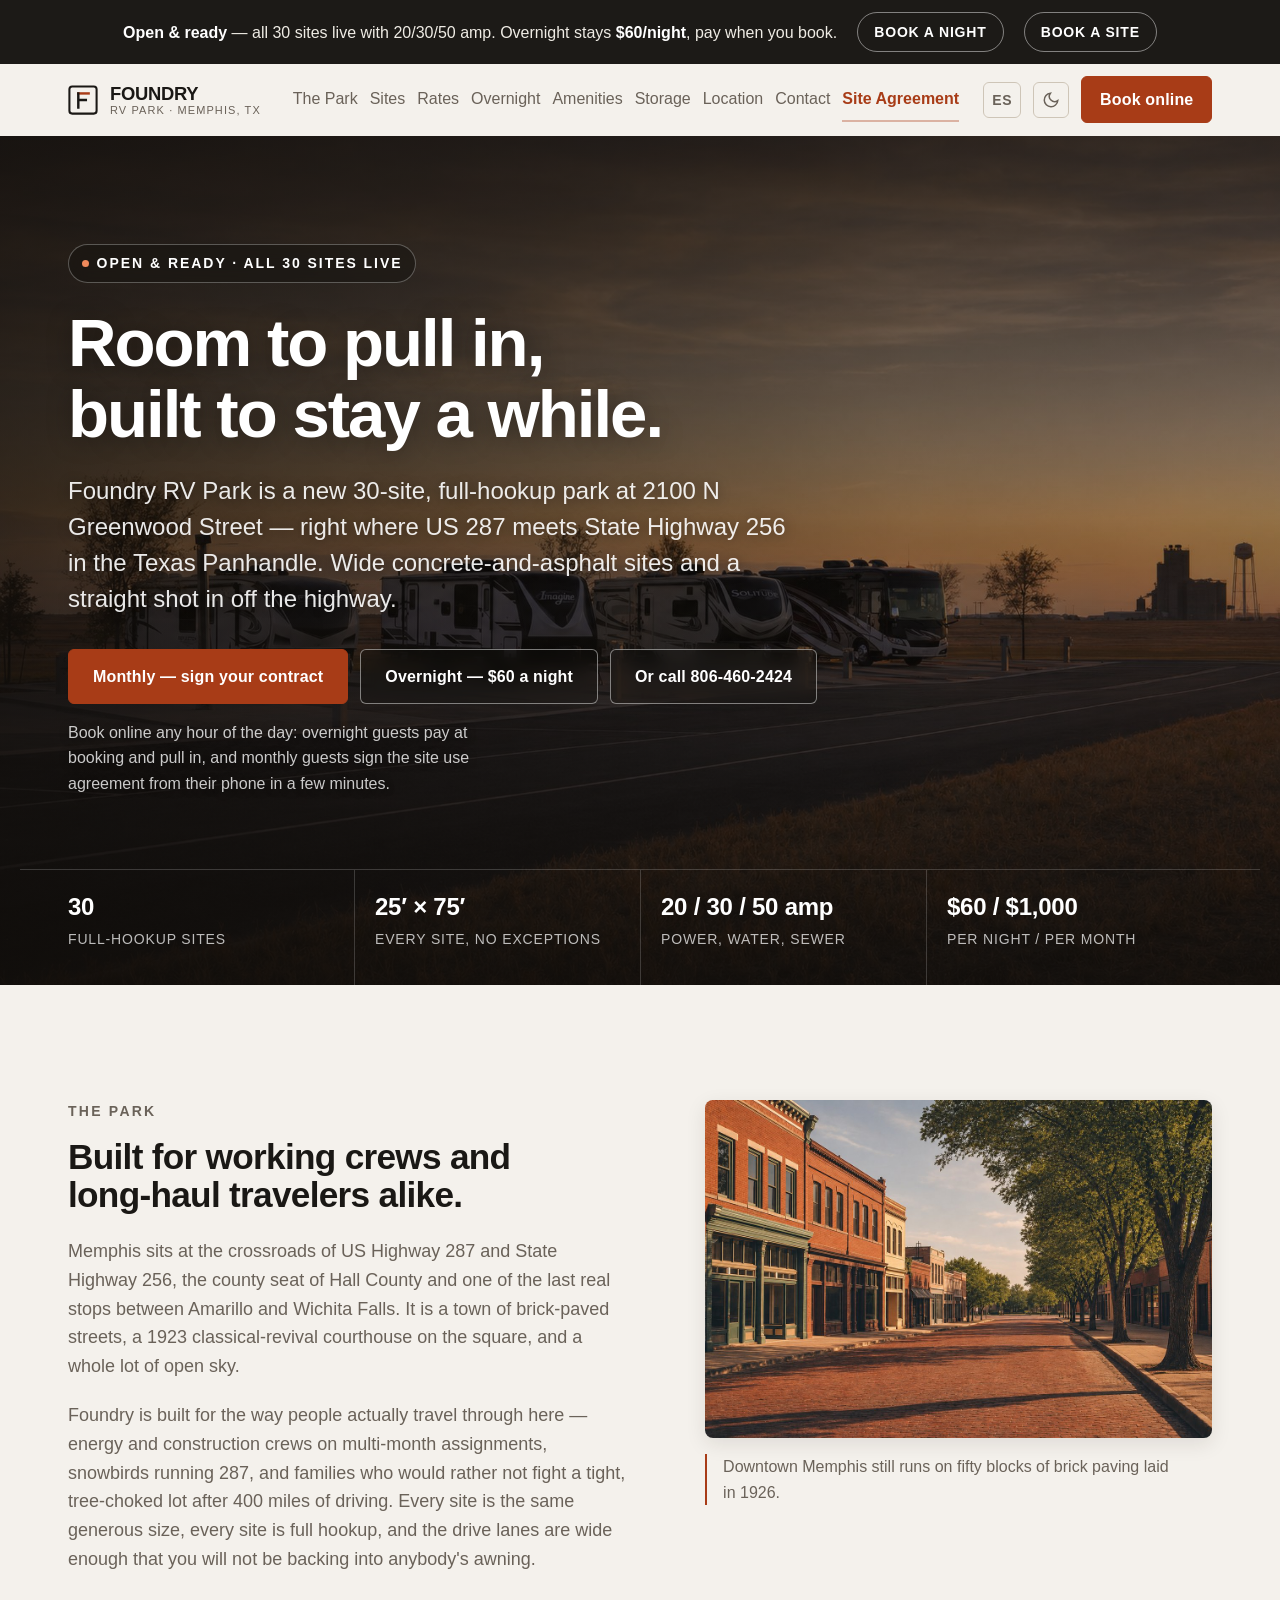
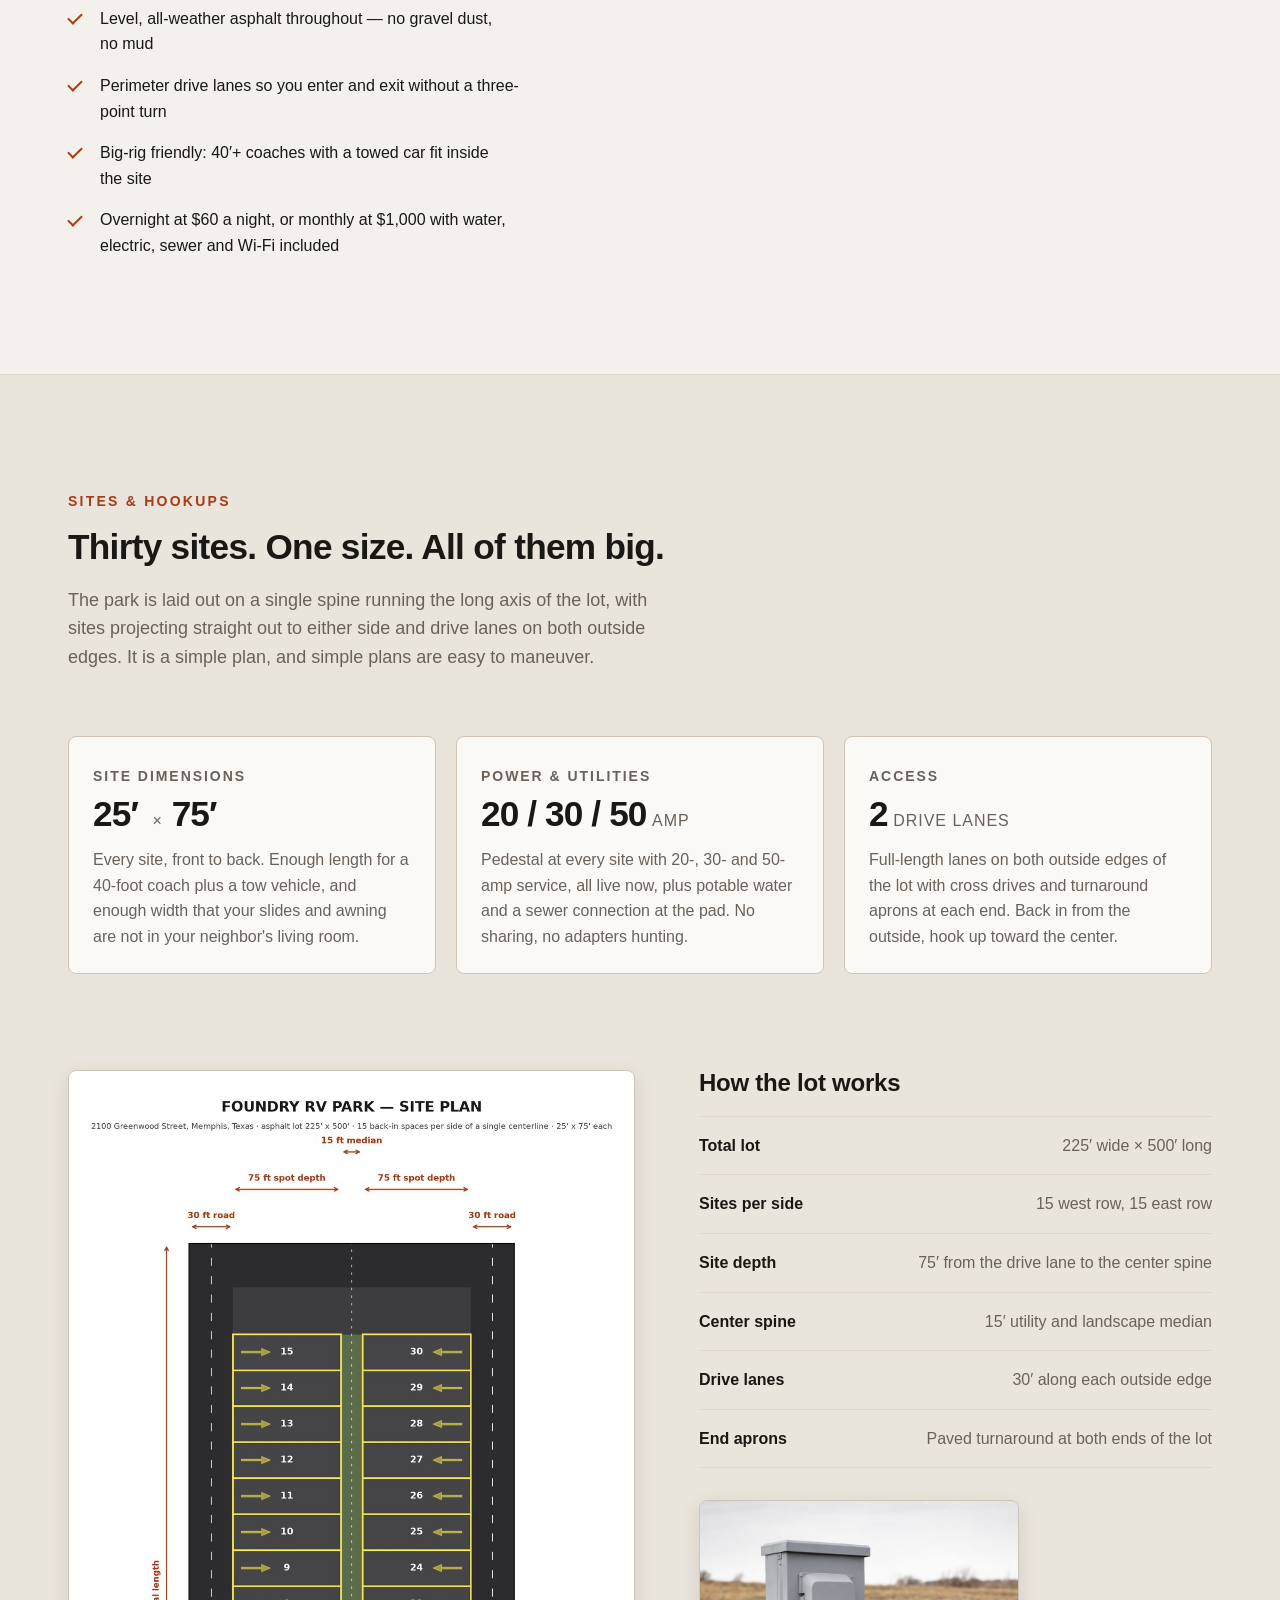
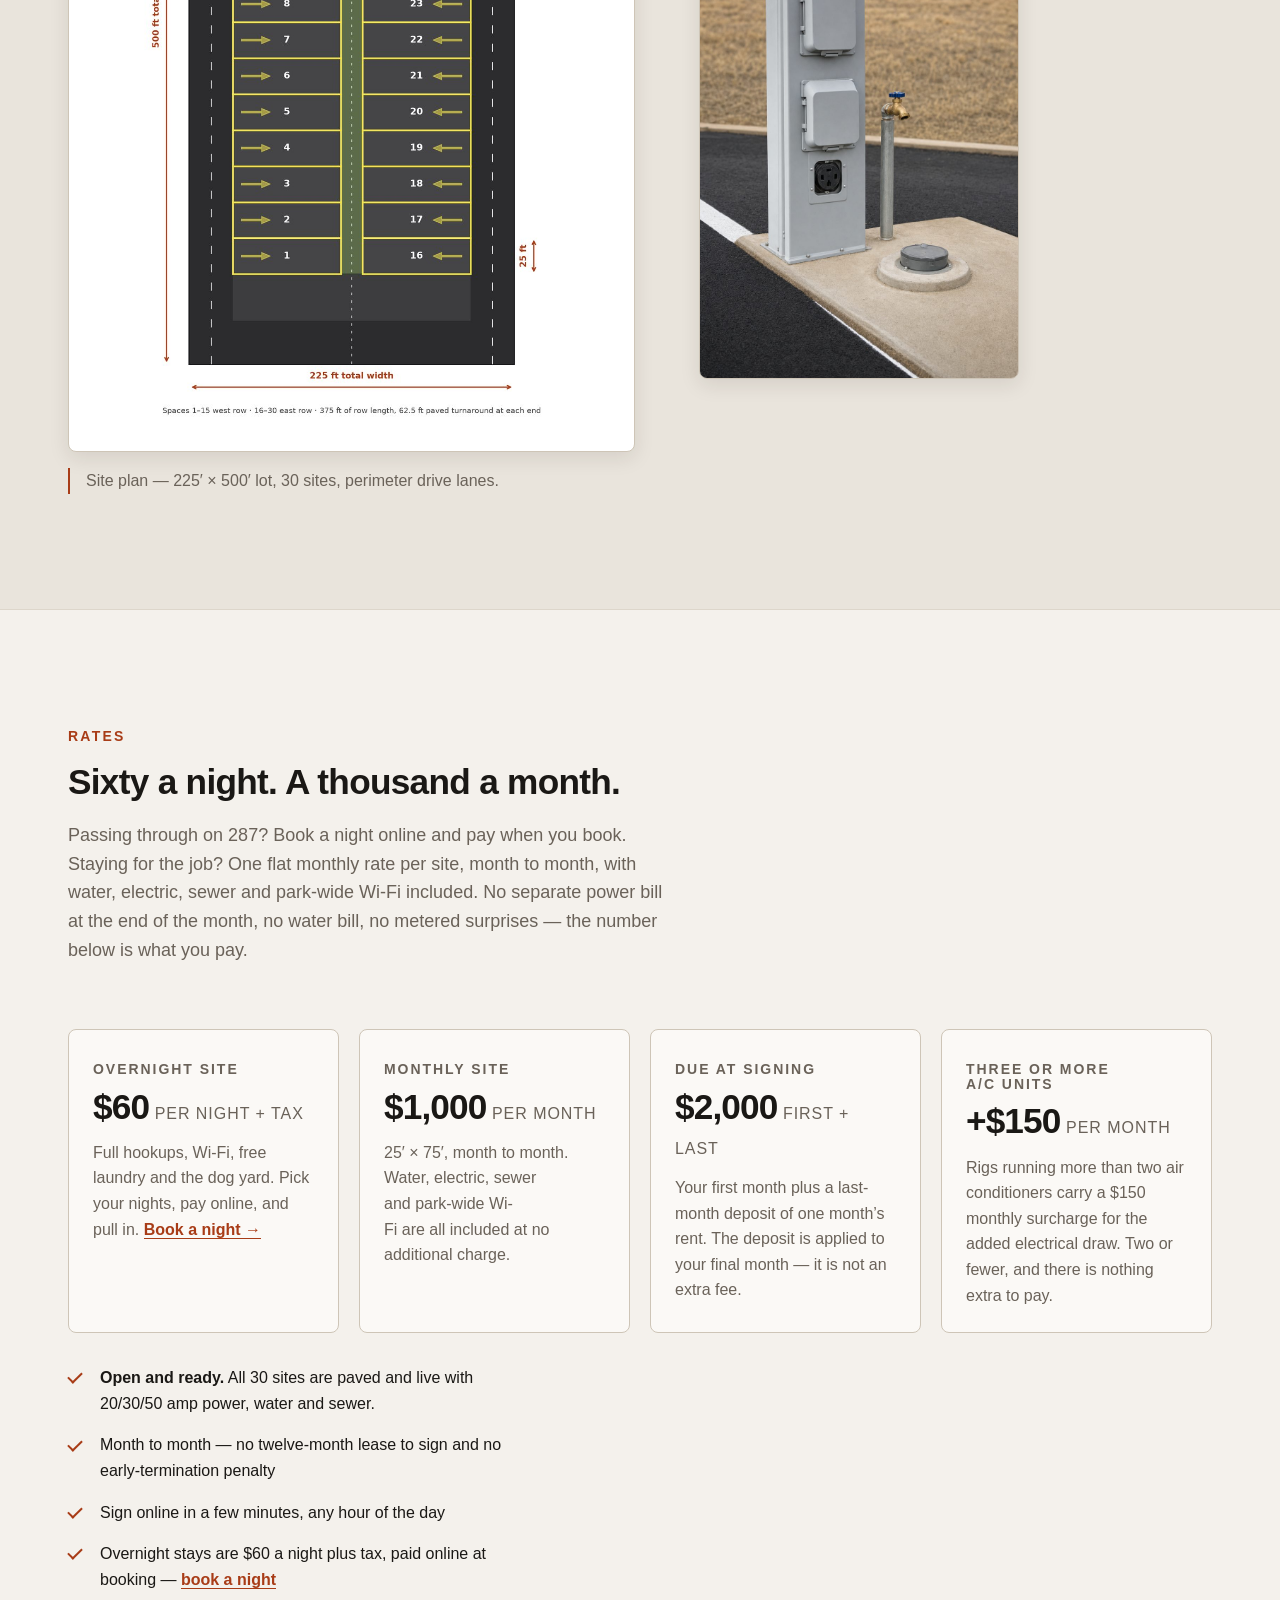
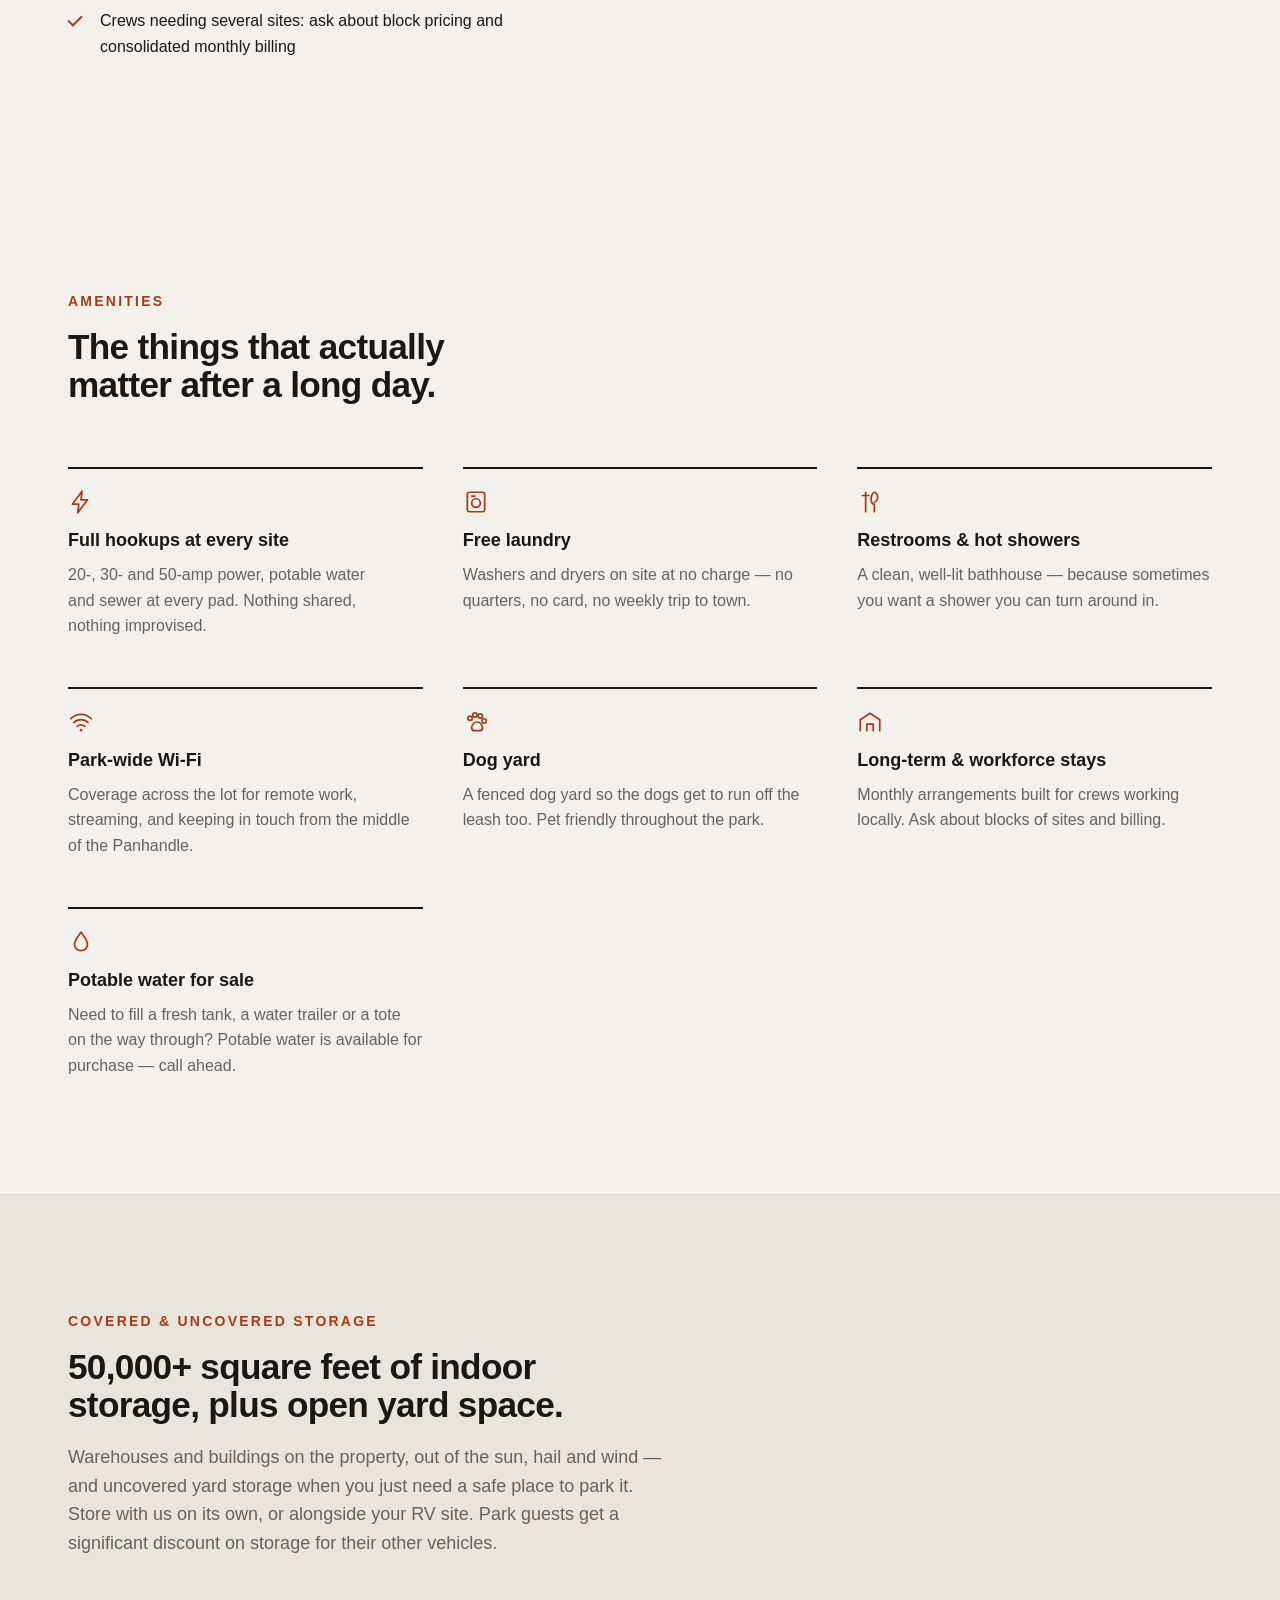
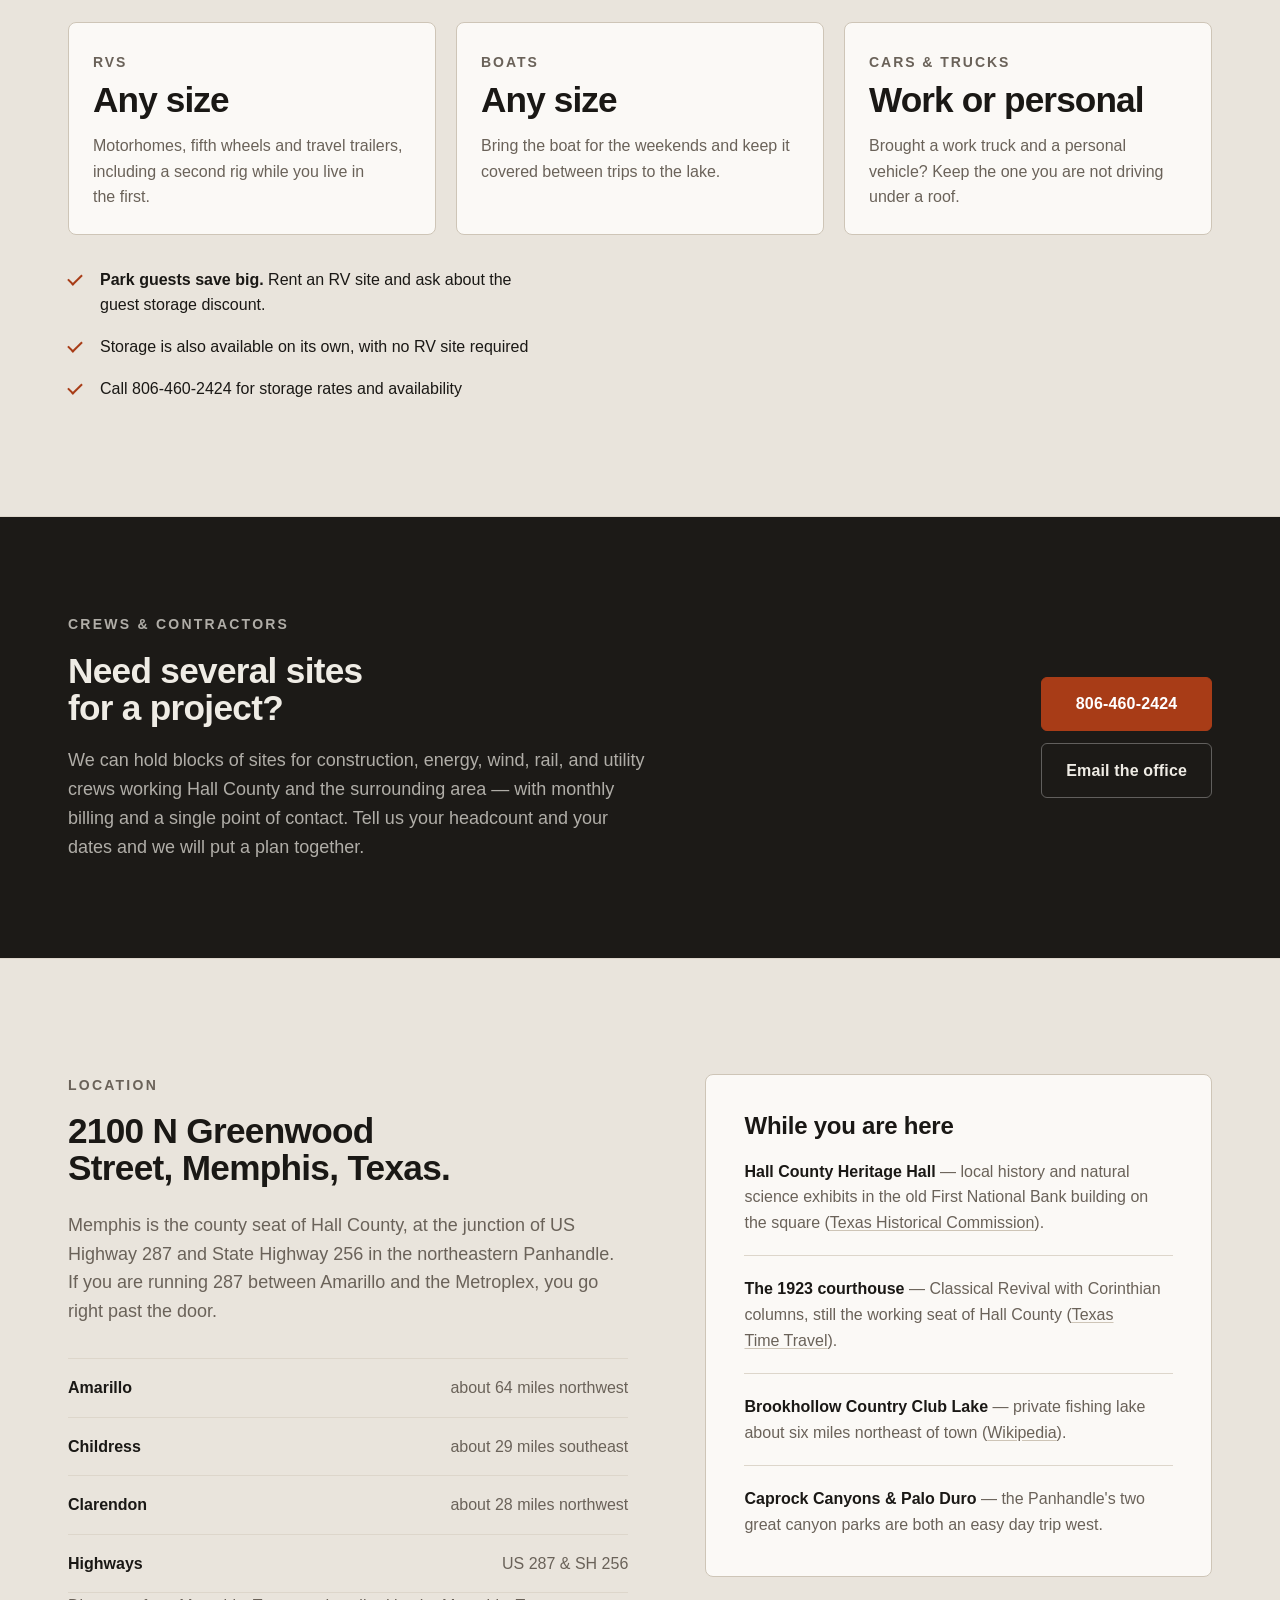
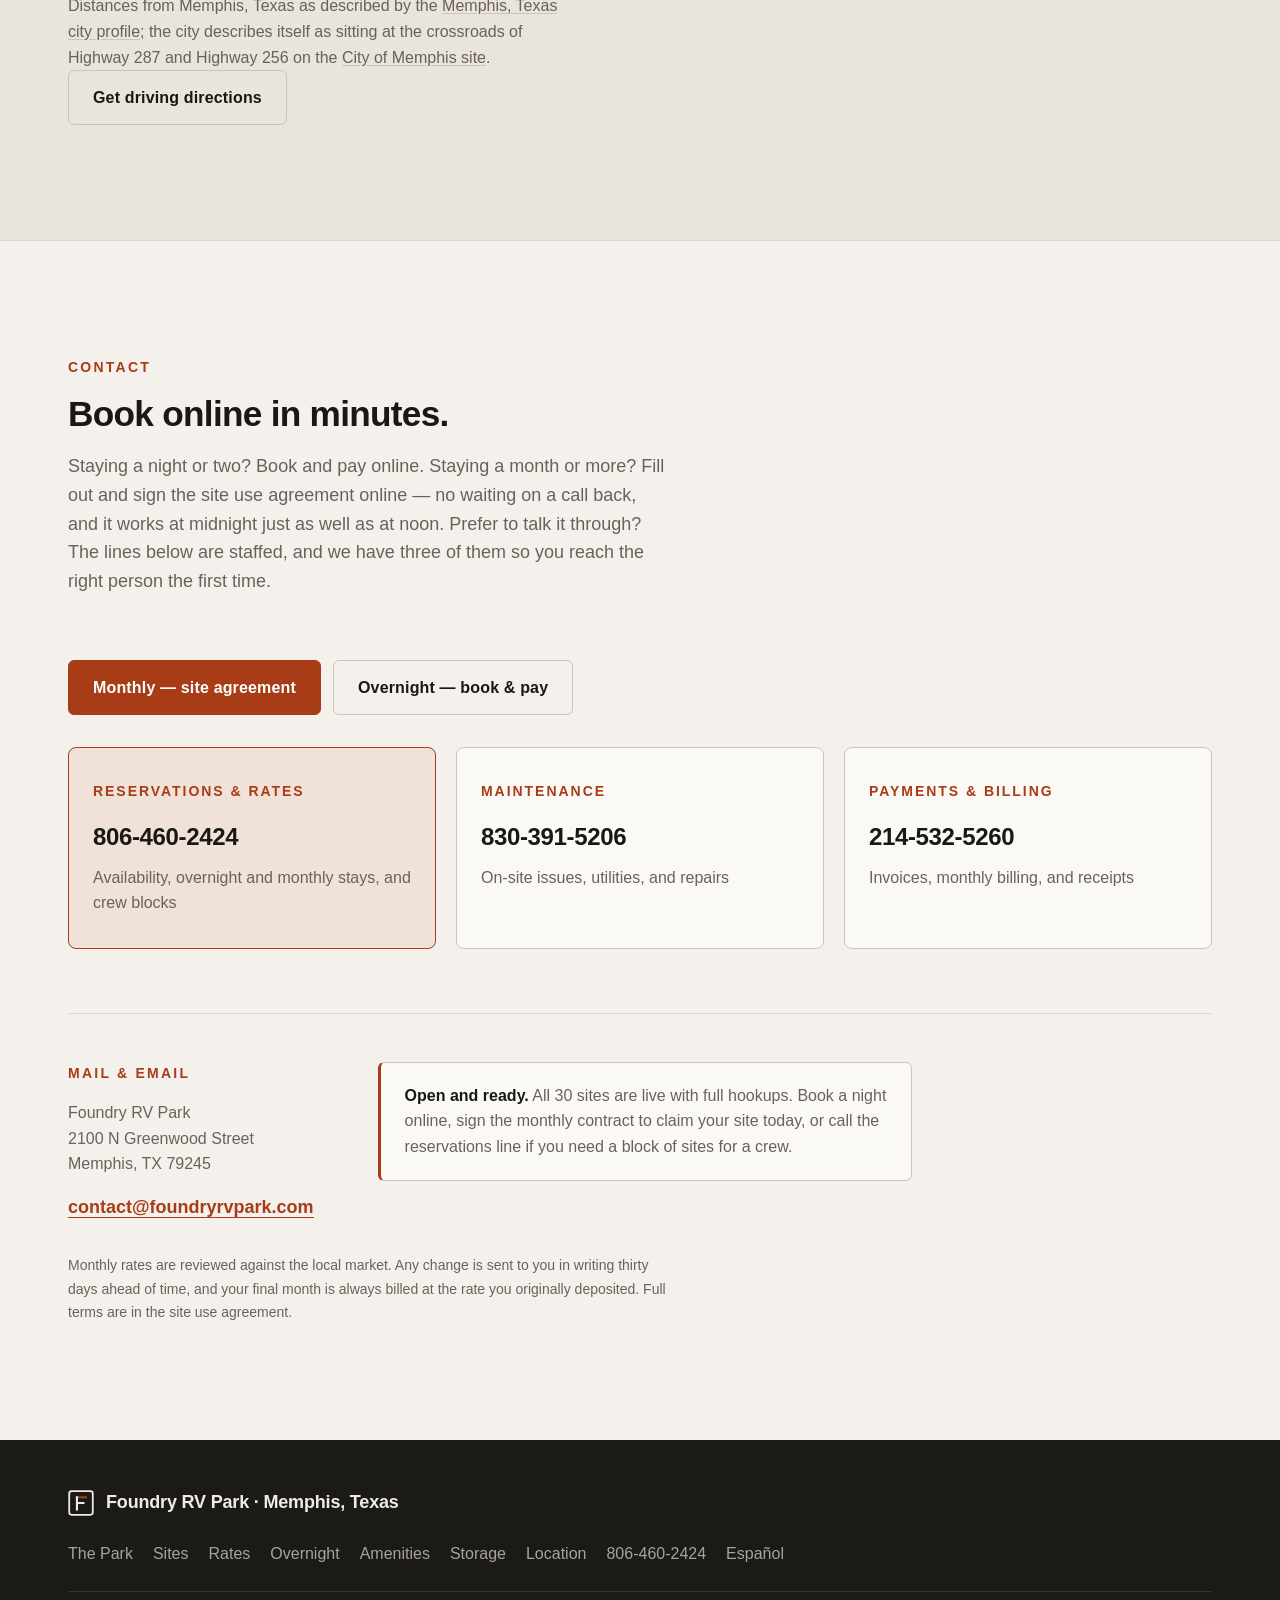
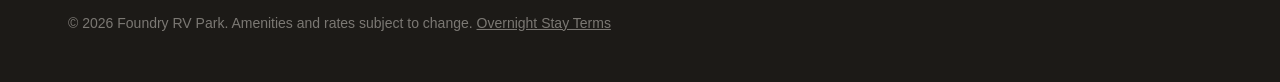
<file: index.html>
<!DOCTYPE html>
<html lang="en">
<head>
<meta charset="utf-8" />
<meta name="viewport" content="width=device-width, initial-scale=1" />
<title>Foundry RV Park — Memphis, Texas | Full-Hookup Sites on US 287</title>
<meta name="description" content="Foundry RV Park is a new 30-site full-hookup RV park at 2100 N Greenwood Street in Memphis, Texas, at the crossroads of US 287 and SH 256. Open and ready: 30 paved full-hookup sites with 20/30/50 amp power, water and sewer. Overnight stays $60 a night, paid when you book. Monthly sites $1,000 with all utilities and Wi-Fi included. Free laundry, dog yard, covered and uncovered storage. Call 806-460-2424." />
<link rel="canonical" href="https://foundryrvpark.com/" />
<link rel="alternate" hreflang="en" href="https://foundryrvpark.com/" />
<link rel="alternate" hreflang="es" href="https://foundryrvpark.com/es/" />
<link rel="alternate" hreflang="x-default" href="https://foundryrvpark.com/" />
<meta property="og:type" content="website" />
<meta property="og:url" content="https://foundryrvpark.com/" />
<meta property="og:title" content="Foundry RV Park — Memphis, Texas" />
<meta property="og:description" content="Open and ready on US 287. 30 paved 25' x 75' full-hookup sites with 20/30/50 amp. Overnight $60 a night, book and pay online. Monthly $1,000 with utilities and Wi-Fi included. Free laundry and a dog yard." />
<meta property="og:image" content="https://foundryrvpark.com/assets/hero.jpg" />
<meta name="theme-color" content="#14130f" />
<link rel="icon" href="data:image/svg+xml,%3Csvg xmlns='http://www.w3.org/2000/svg' viewBox='0 0 32 32'%3E%3Crect x='1.5' y='1.5' width='29' height='29' rx='3' fill='%2314130f'/%3E%3Cpath d='M11 9h11M11 9v15M11 16h8' stroke='%23e0703f' stroke-width='2.6' stroke-linecap='square' fill='none'/%3E%3C/svg%3E" />
<link href="https://api.fontshare.com/v2/css?f[]=cabinet-grotesk@700,800,900&f[]=satoshi@400,500,700&display=swap" rel="stylesheet" />
<link rel="stylesheet" href="style.css" />
<script type="application/ld+json">
{
  "@context": "https://schema.org",
  "@type": "Campground",
  "name": "Foundry RV Park",
  "url": "https://foundryrvpark.com/",
  "description": "A new 30-site full-hookup RV park in Memphis, Texas, at the crossroads of US 287 and SH 256. Open and ready with 30 paved full-hookup sites and 20/30/50 amp power. Overnight stays $60 per night, paid online at booking. Monthly sites $1,000 with water, electric, sewer and Wi-Fi included. Free laundry, dog yard, covered and uncovered storage, and potable water for sale.",
  "priceRange": "$60 per night; $1,000 per month",
  "makesOffer": {
    "@type": "Offer",
    "name": "Monthly full-hookup RV site",
    "description": "25 ft by 75 ft full-hookup RV site, month to month, with water, electric, sewer and Wi-Fi included.",
    "availabilityStarts": "2026-09-24",
    "priceSpecification": {
      "@type": "UnitPriceSpecification",
      "price": 1000,
      "priceCurrency": "USD",
      "unitCode": "MON"
    }
  },
  "offers": {
    "@type": "Offer",
    "name": "Overnight full-hookup RV site",
    "url": "https://foundryrvpark.com/overnight/",
    "priceSpecification": { "@type": "UnitPriceSpecification", "price": 60, "priceCurrency": "USD", "unitCode": "DAY" }
  },
  "image": "https://foundryrvpark.com/assets/hero.jpg",
  "email": "contact@foundryrvpark.com",
  "telephone": "+1-806-460-2424",
  "petsAllowed": true,
  "geo": {
    "@type": "GeoCoordinates",
    "latitude": 34.738504,
    "longitude": -100.554043
  },
  "hasMap": "https://maps.google.com/maps?cid=10305531698133486171",
  "openingHoursSpecification": [
    {
      "@type": "OpeningHoursSpecification",
      "dayOfWeek": ["Monday","Tuesday","Wednesday","Thursday","Friday","Saturday","Sunday"],
      "opens": "09:00",
      "closes": "17:00",
      "validFrom": "2026-09-24"
    }
  ],
  "isAccessibleForFree": false,
  "address": {
    "@type": "PostalAddress",
    "streetAddress": "2100 N Greenwood Street",
    "addressLocality": "Memphis",
    "addressRegion": "TX",
    "postalCode": "79245",
    "addressCountry": "US"
  },
  "amenityFeature": [
    { "@type": "LocationFeatureSpecification", "name": "Full hookups: water, sewer and 20/30/50 amp electric", "value": true },
    { "@type": "LocationFeatureSpecification", "name": "Free laundry", "value": true },
    { "@type": "LocationFeatureSpecification", "name": "Dog yard", "value": true },
    { "@type": "LocationFeatureSpecification", "name": "Covered and uncovered storage", "value": true },
    { "@type": "LocationFeatureSpecification", "name": "Potable water for sale", "value": true },
    { "@type": "LocationFeatureSpecification", "name": "Restrooms and showers", "value": true },
    { "@type": "LocationFeatureSpecification", "name": "Wi-Fi", "value": true },
    { "@type": "LocationFeatureSpecification", "name": "Dog yard and pet friendly", "value": true }
  ]
}
</script>
</head>
<body>
<a class="skip" href="#main">Skip to content</a>

<aside class="announce">
  <p><strong>Open &amp; ready</strong> &mdash; all 30 sites live with 20/30/50 amp. Overnight stays <strong>$60/night</strong>, pay when you book.</p>
  <a href="overnight/">Book a night</a>
  <a href="https://na4.docusign.net/Member/PowerFormSigning.aspx?PowerFormId=102dc6d5-dcdc-48c1-9114-8ed7002d5dbd&amp;env=na4&amp;acct=5a6d45d3-995d-4c4a-9f34-7e88ad826773&amp;v=2" target="_blank" rel="noopener">Book a site</a>
</aside>

<header class="header" id="top">
  <div class="header__inner">
    <a class="brand" href="#top" aria-label="Foundry RV Park, home">
      <svg class="brand__mark" width="30" height="30" viewBox="0 0 32 32" fill="none" aria-hidden="true">
        <rect x="1.5" y="1.5" width="29" height="29" rx="3" stroke="currentColor" stroke-width="2.2"/>
        <path d="M11 9h11" stroke="var(--color-primary)" stroke-width="2.6" stroke-linecap="square"/>
        <path d="M11 9v15M11 16h8" stroke="currentColor" stroke-width="2.6" stroke-linecap="square"/>
      </svg>
      <span class="brand__text">
        <span class="brand__name">Foundry</span>
        <span class="brand__sub">RV Park · Memphis, TX</span>
      </span>
    </a>

    <nav class="nav" aria-label="Sections">
      <a href="#park">The Park</a>
      <a href="#sites">Sites</a>
      <a href="#rates">Rates</a>
      <a href="overnight/">Overnight</a>
      <a href="#amenities">Amenities</a>
      <a href="#storage">Storage</a>
      <a href="#location">Location</a>
      <a href="#contact">Contact</a>
      <a class="nav__doc" href="https://na4.docusign.net/Member/PowerFormSigning.aspx?PowerFormId=102dc6d5-dcdc-48c1-9114-8ed7002d5dbd&amp;env=na4&amp;acct=5a6d45d3-995d-4c4a-9f34-7e88ad826773&amp;v=2" target="_blank" rel="noopener">Site Agreement</a>
    </nav>

    <div class="header__actions">
      <a class="lang" href="es/" hreflang="es" lang="es" title="Ver esta página en español">ES</a>
      <button class="icon-btn" data-theme-toggle aria-label="Switch to light mode"></button>
      <a class="btn btn--primary btn--sm" href="https://na4.docusign.net/Member/PowerFormSigning.aspx?PowerFormId=102dc6d5-dcdc-48c1-9114-8ed7002d5dbd&amp;env=na4&amp;acct=5a6d45d3-995d-4c4a-9f34-7e88ad826773&amp;v=2" target="_blank" rel="noopener">Book online</a>
    </div>
  </div>
</header>

<main id="main">

  <!-- HERO -->
  <section class="hero">
    <img class="hero__img" src="assets/hero.jpg" alt="Fresh asphalt RV sites with utility pedestals under a wide amber Texas Panhandle sunset" width="1800" height="1200" fetchpriority="high" />
    <div class="hero__scrim" aria-hidden="true"></div>
    <div class="hero__content">
      <p class="badge"><span class="badge__dot" aria-hidden="true"></span>Open &amp; ready · All 30 sites live</p>
      <h1>Room to pull in,<br />built to stay a while.</h1>
      <p class="hero__lede">Foundry RV Park is a new 30-site, full-hookup park at 2100 N Greenwood Street — right where US 287 meets State Highway 256 in the Texas Panhandle. Wide concrete-and-asphalt sites and a straight shot in off the highway.</p>
      <div class="hero__cta">
        <a class="btn btn--primary" href="https://na4.docusign.net/Member/PowerFormSigning.aspx?PowerFormId=102dc6d5-dcdc-48c1-9114-8ed7002d5dbd&amp;env=na4&amp;acct=5a6d45d3-995d-4c4a-9f34-7e88ad826773&amp;v=2" target="_blank" rel="noopener">Monthly &mdash; sign your contract</a>
        <a class="btn btn--ghost" href="overnight/">Overnight &mdash; $60 a night</a>
        <a class="btn btn--ghost" href="tel:+18064602424">Or call 806-460-2424</a>
      </div>
      <p class="hero__hint">Book online any hour of the day: overnight guests pay at booking and pull in, and monthly guests sign the site use agreement from their phone in a few minutes.</p>
    </div>
    <ul class="facts" role="list">
      <li><strong>30</strong><span>full-hookup sites</span></li>
      <li><strong>25&prime; &times; 75&prime;</strong><span>every site, no exceptions</span></li>
      <li><strong>20 / 30 / 50 amp</strong><span>power, water, sewer</span></li>
      <li><strong>$60 / $1,000</strong><span>per night / per month</span></li>
    </ul>
  </section>

  <!-- THE PARK -->
  <section class="section" id="park">
    <div class="wrap grid-2">
      <div class="col-text">
        <p class="eyebrow">The Park</p>
        <h2>Built for working crews and long-haul travelers alike.</h2>
        <p>Memphis sits at the crossroads of US Highway 287 and State Highway 256, the county seat of Hall County and one of the last real stops between Amarillo and Wichita Falls. It is a town of brick-paved streets, a 1923 classical-revival courthouse on the square, and a whole lot of open sky.</p>
        <p>Foundry is built for the way people actually travel through here — energy and construction crews on multi-month assignments, snowbirds running 287, and families who would rather not fight a tight, tree-choked lot after 400 miles of driving. Every site is the same generous size, every site is full hookup, and the drive lanes are wide enough that you will not be backing into anybody's awning.</p>
        <ul class="checks" role="list">
          <li>Level, all-weather asphalt throughout — no gravel dust, no mud</li>
          <li>Perimeter drive lanes so you enter and exit without a three-point turn</li>
          <li>Big-rig friendly: 40&prime;+ coaches with a towed car fit inside the site</li>
          <li>Overnight at $60 a night, or monthly at $1,000 with water, electric, sewer and Wi-Fi included</li>
        </ul>
      </div>
      <figure class="col-media">
        <img src="assets/town.jpg" alt="Historic red brick main street in Memphis, Texas, with early-1900s storefronts and shade trees lining the sidewalk" width="1200" height="800" loading="lazy" />
        <figcaption>Downtown Memphis still runs on fifty blocks of brick paving laid in 1926.</figcaption>
      </figure>
    </div>
  </section>

  <!-- SITES -->
  <section class="section section--offset" id="sites">
    <div class="wrap">
      <header class="section-head">
        <p class="eyebrow">Sites &amp; Hookups</p>
        <h2>Thirty sites. One size. All of them big.</h2>
        <p class="section-head__lede">The park is laid out on a single spine running the long axis of the lot, with sites projecting straight out to either side and drive lanes on both outside edges. It is a simple plan, and simple plans are easy to maneuver.</p>
      </header>

      <div class="cards">
        <article class="card">
          <h3>Site dimensions</h3>
          <p class="card__big">25&prime; <span>&times;</span> 75&prime;</p>
          <p>Every site, front to back. Enough length for a 40-foot coach plus a tow vehicle, and enough width that your slides and awning are not in your neighbor's living room.</p>
        </article>
        <article class="card">
          <h3>Power &amp; utilities</h3>
          <p class="card__big">20 / 30 / 50<span>amp</span></p>
          <p>Pedestal at every site with 20-, 30- and 50-amp service, all live now, plus potable water and a sewer connection at the pad. No sharing, no adapters hunting.</p>
        </article>
        <article class="card">
          <h3>Access</h3>
          <p class="card__big">2<span>drive lanes</span></p>
          <p>Full-length lanes on both outside edges of the lot with cross drives and turnaround aprons at each end. Back in from the outside, hook up toward the center.</p>
        </article>
      </div>

      <div class="grid-2 grid-2--tight plan-block">
        <figure class="col-media col-media--plan">
          <img src="assets/siteplan.jpg" alt="Overhead site plan of Foundry RV Park showing a 225 by 500 foot lot with 15 numbered sites on each side of a central spine and drive lanes along both outside edges" width="1000" height="1778" loading="lazy" />
          <figcaption>Site plan &mdash; 225&prime; &times; 500&prime; lot, 30 sites, perimeter drive lanes.</figcaption>
        </figure>
        <div class="col-text">
          <h3 class="h-sub">How the lot works</h3>
          <dl class="spec">
            <div><dt>Total lot</dt><dd>225&prime; wide &times; 500&prime; long</dd></div>
            <div><dt>Sites per side</dt><dd>15 west row, 15 east row</dd></div>
            <div><dt>Site depth</dt><dd>75&prime; from the drive lane to the center spine</dd></div>
            <div><dt>Center spine</dt><dd>15&prime; utility and landscape median</dd></div>
            <div><dt>Drive lanes</dt><dd>30&prime; along each outside edge</dd></div>
            <div><dt>End aprons</dt><dd>Paved turnaround at both ends of the lot</dd></div>
          </dl>
          <figure class="detail-img">
            <img src="assets/hookups.jpg" alt="Grey metal utility pedestal with 30-amp and 50-amp receptacles beside a water spigot and capped sewer inlet set in a concrete collar" width="900" height="1350" loading="lazy" />
          </figure>
        </div>
      </div>
    </div>
  </section>

  <!-- RATES -->
  <section class="section" id="rates">
    <div class="wrap">
      <header class="section-head">
        <p class="eyebrow">Rates</p>
        <h2>Sixty a night. A thousand a month.</h2>
        <p class="section-head__lede">Passing through on 287? Book a night online and pay when you book. Staying for the job? One flat monthly rate per site, month to month, with water, electric, sewer and park-wide Wi-Fi included. No separate power bill at the end of the month, no water bill, no metered surprises &mdash; the number below is what you pay.</p>
      </header>

      <div class="cards">
        <article class="card">
          <h3>Overnight site</h3>
          <p class="card__big">$60<span>per night + tax</span></p>
          <p>Full hookups, Wi-Fi, free laundry and the dog yard. Pick your nights, pay online, and pull in. <a class="link-strong" href="overnight/">Book a night &rarr;</a></p>
        </article>
        <article class="card">
          <h3>Monthly site</h3>
          <p class="card__big">$1,000<span>per month</span></p>
          <p>25&prime; &times; 75&prime;, month to month. Water, electric, sewer and park-wide Wi-Fi are all included at no additional charge.</p>
        </article>
        <article class="card">
          <h3>Due at signing</h3>
          <p class="card__big">$2,000<span>first + last</span></p>
          <p>Your first month plus a last-month deposit of one month&rsquo;s rent. The deposit is applied to your final month &mdash; it is not an extra fee.</p>
        </article>
        <article class="card">
          <h3>Three or more A/C units</h3>
          <p class="card__big">+$150<span>per month</span></p>
          <p>Rigs running more than two air conditioners carry a $150 monthly surcharge for the added electrical draw. Two or fewer, and there is nothing extra to pay.</p>
        </article>
      </div>

      <ul class="checks" role="list">
        <li><strong>Open and ready.</strong> All 30 sites are paved and live with 20/30/50 amp power, water and sewer.</li>
        <li>Month to month &mdash; no twelve-month lease to sign and no early-termination penalty</li>
        <li>Sign online in a few minutes, any hour of the day</li>
        <li>Overnight stays are $60 a night plus tax, paid online at booking &mdash; <a class="link-strong" href="overnight/">book a night</a></li>
        <li>Crews needing several sites: ask about block pricing and consolidated monthly billing</li>
      </ul>
    </div>
  </section>

  <!-- AMENITIES -->
  <section class="section" id="amenities">
    <div class="wrap">
      <header class="section-head">
        <p class="eyebrow">Amenities</p>
        <h2>The things that actually matter after a long day.</h2>
      </header>
      <ul class="amenities" role="list">
        <li>
          <svg viewBox="0 0 24 24" fill="none" stroke="currentColor" stroke-width="1.6" aria-hidden="true"><path d="M13 2 4 14h6l-1 8 9-12h-6l1-8Z"/></svg>
          <h3>Full hookups at every site</h3>
          <p>20-, 30- and 50-amp power, potable water and sewer at every pad. Nothing shared, nothing improvised.</p>
        </li>
        <li>
          <svg viewBox="0 0 24 24" fill="none" stroke="currentColor" stroke-width="1.6" aria-hidden="true"><rect x="4" y="3" width="16" height="18" rx="2"/><circle cx="12" cy="13" r="4"/><path d="M8 6.5h3"/></svg>
          <h3>Free laundry</h3>
          <p>Washers and dryers on site at no charge &mdash; no quarters, no card, no weekly trip to town.</p>
        </li>
        <li>
          <svg viewBox="0 0 24 24" fill="none" stroke="currentColor" stroke-width="1.6" aria-hidden="true"><path d="M8 3v7M5 6h6M8 10v11"/><path d="M16 21v-7c-1.7 0-3-1.6-3-4.5S14.3 3 16 3s3 2.6 3 4.5-1.3 4.5-3 4.5"/></svg>
          <h3>Restrooms &amp; hot showers</h3>
          <p>A clean, well-lit bathhouse — because sometimes you want a shower you can turn around in.</p>
        </li>
        <li>
          <svg viewBox="0 0 24 24" fill="none" stroke="currentColor" stroke-width="1.6" aria-hidden="true"><path d="M2.5 9a13 13 0 0 1 19 0M5.5 12.5a9 9 0 0 1 13 0M8.5 16a5 5 0 0 1 7 0"/><circle cx="12" cy="19.5" r="1.2" fill="currentColor" stroke="none"/></svg>
          <h3>Park-wide Wi-Fi</h3>
          <p>Coverage across the lot for remote work, streaming, and keeping in touch from the middle of the Panhandle.</p>
        </li>
        <li>
          <svg viewBox="0 0 24 24" fill="none" stroke="currentColor" stroke-width="1.6" aria-hidden="true"><circle cx="6.5" cy="8.5" r="2"/><circle cx="11" cy="5.5" r="2"/><circle cx="16" cy="6.5" r="2"/><circle cx="19.5" cy="11" r="2"/><path d="M13 12c-2.6 0-5 2.6-5 5.2 0 1.7 1.2 2.8 2.8 2.8h4.4c1.6 0 2.8-1.1 2.8-2.8C18 14.6 15.6 12 13 12Z"/></svg>
          <h3>Dog yard</h3>
          <p>A fenced dog yard so the dogs get to run off the leash too. Pet friendly throughout the park.</p>
        </li>
        <li>
          <svg viewBox="0 0 24 24" fill="none" stroke="currentColor" stroke-width="1.6" aria-hidden="true"><path d="M3 20V10l9-6 9 6v10"/><path d="M9 20v-6h6v6"/></svg>
          <h3>Long-term &amp; workforce stays</h3>
          <p>Monthly arrangements built for crews working locally. Ask about blocks of sites and billing.</p>
        </li>
        <li>
          <svg viewBox="0 0 24 24" fill="none" stroke="currentColor" stroke-width="1.6" aria-hidden="true"><path d="M12 3c3 4 6 7.5 6 11a6 6 0 0 1-12 0c0-3.5 3-7 6-11Z"/></svg>
          <h3>Potable water for sale</h3>
          <p>Need to fill a fresh tank, a water trailer or a tote on the way through? Potable water is available for purchase &mdash; call ahead.</p>
        </li>
      </ul>
    </div>
  </section>

  <!-- STORAGE -->
  <section class="section section--offset" id="storage">
    <div class="wrap">
      <header class="section-head">
        <p class="eyebrow">Covered &amp; Uncovered Storage</p>
        <h2>50,000+ square feet of indoor storage, plus open yard space.</h2>
        <p class="section-head__lede">Warehouses and buildings on the property, out of the sun, hail and wind &mdash; and uncovered yard storage when you just need a safe place to park it. Store with us on its own, or alongside your RV site. Park guests get a significant discount on storage for their other vehicles.</p>
      </header>

      <div class="cards">
        <article class="card">
          <h3>RVs</h3>
          <p class="card__big">Any size</p>
          <p>Motorhomes, fifth wheels and travel trailers, including a second rig while you live in the first.</p>
        </article>
        <article class="card">
          <h3>Boats</h3>
          <p class="card__big">Any size</p>
          <p>Bring the boat for the weekends and keep it covered between trips to the lake.</p>
        </article>
        <article class="card">
          <h3>Cars &amp; trucks</h3>
          <p class="card__big">Work or personal</p>
          <p>Brought a work truck and a personal vehicle? Keep the one you are not driving under a roof.</p>
        </article>
      </div>

      <ul class="checks" role="list">
        <li><strong>Park guests save big.</strong> Rent an RV site and ask about the guest storage discount.</li>
        <li>Storage is also available on its own, with no RV site required</li>
        <li>Call 806-460-2424 for storage rates and availability</li>
      </ul>
    </div>
  </section>

  <!-- WORKFORCE BAND -->
  <section class="band" aria-labelledby="crew-h">
    <div class="wrap band__inner">
      <div>
        <p class="eyebrow eyebrow--light">Crews &amp; Contractors</p>
        <h2 id="crew-h">Need several sites for a project?</h2>
        <p>We can hold blocks of sites for construction, energy, wind, rail, and utility crews working Hall County and the surrounding area — with monthly billing and a single point of contact. Tell us your headcount and your dates and we will put a plan together.</p>
      </div>
      <div class="band__cta">
        <a class="btn btn--primary" href="tel:+18064602424">806-460-2424</a>
        <a class="btn btn--outline" href="mailto:contact@foundryrvpark.com?subject=Long-term%20crew%20housing%20inquiry">Email the office</a>
      </div>
    </div>
  </section>

  <!-- LOCATION -->
  <section class="section section--offset" id="location">
    <div class="wrap grid-2">
      <div class="col-text">
        <p class="eyebrow">Location</p>
        <h2>2100 N Greenwood Street, Memphis, Texas.</h2>
        <p>Memphis is the county seat of Hall County, at the junction of US Highway 287 and State Highway 256 in the northeastern Panhandle. If you are running 287 between Amarillo and the Metroplex, you go right past the door.</p>
        <dl class="spec spec--distances">
          <div><dt>Amarillo</dt><dd>about 64 miles northwest</dd></div>
          <div><dt>Childress</dt><dd>about 29 miles southeast</dd></div>
          <div><dt>Clarendon</dt><dd>about 28 miles northwest</dd></div>
          <div><dt>Highways</dt><dd>US 287 &amp; SH 256</dd></div>
        </dl>
        <p class="muted small">Distances from Memphis, Texas as described by the <a href="https://en.wikipedia.org/wiki/Memphis,_Texas" rel="noopener">Memphis, Texas city profile</a>; the city describes itself as sitting at the crossroads of Highway 287 and Highway 256 on the <a href="https://memphistexas.gov/locations-and-directions" rel="noopener">City of Memphis site</a>.</p>
        <a class="btn btn--outline" href="https://www.google.com/maps/dir/?api=1&destination=34.738504%2C-100.554043&destination_place_id=ChIJvwx7NwmBqocRW0rGeHqaBI8" target="_blank" rel="noopener">Get driving directions</a>
      </div>

      <div class="col-media">
        <div class="nearby">
          <h3 class="h-sub">While you are here</h3>
          <ul role="list">
            <li><strong>Hall County Heritage Hall</strong> — local history and natural science exhibits in the old First National Bank building on the square (<a href="https://texastimetravel.com/cities/memphis/" rel="noopener">Texas Historical Commission</a>).</li>
            <li><strong>The 1923 courthouse</strong> — Classical Revival with Corinthian columns, still the working seat of Hall County (<a href="https://texastimetravel.com/cities/memphis/" rel="noopener">Texas Time Travel</a>).</li>
            <li><strong>Brookhollow Country Club Lake</strong> — private fishing lake about six miles northeast of town (<a href="https://en.wikipedia.org/wiki/Memphis,_Texas" rel="noopener">Wikipedia</a>).</li>
            <li><strong>Caprock Canyons &amp; Palo Duro</strong> — the Panhandle's two great canyon parks are both an easy day trip west.</li>
          </ul>
        </div>
      </div>
    </div>
  </section>

  <!-- CONTACT -->
  <section class="section" id="contact">
    <div class="wrap">
      <header class="section-head">
        <p class="eyebrow">Contact</p>
        <h2>Book online in minutes.</h2>
        <p class="section-head__lede">Staying a night or two? Book and pay online. Staying a month or more? Fill out and sign the site use agreement online — no waiting on a call back, and it works at midnight just as well as at noon. Prefer to talk it through? The lines below are staffed, and we have three of them so you reach the right person the first time.</p>
      </header>

      <p class="contact-cta">
        <a class="btn btn--primary" href="https://na4.docusign.net/Member/PowerFormSigning.aspx?PowerFormId=102dc6d5-dcdc-48c1-9114-8ed7002d5dbd&amp;env=na4&amp;acct=5a6d45d3-995d-4c4a-9f34-7e88ad826773&amp;v=2" target="_blank" rel="noopener">Monthly &mdash; site agreement</a>
        <a class="btn btn--outline" href="overnight/">Overnight &mdash; book &amp; pay</a>
      </p>

      <div class="contact-grid">
        <a class="ccard ccard--primary" href="tel:+18064602424">
          <p class="ccard__label">Reservations &amp; rates</p>
          <p class="ccard__num">806-460-2424</p>
          <p class="ccard__note">Availability, overnight and monthly stays, and crew blocks</p>
        </a>
        <a class="ccard" href="tel:+18303915206">
          <p class="ccard__label">Maintenance</p>
          <p class="ccard__num">830-391-5206</p>
          <p class="ccard__note">On-site issues, utilities, and repairs</p>
        </a>
        <a class="ccard" href="tel:+12145325260">
          <p class="ccard__label">Payments &amp; billing</p>
          <p class="ccard__num">214-532-5260</p>
          <p class="ccard__note">Invoices, monthly billing, and receipts</p>
        </a>
      </div>

      <div class="contact-foot">
        <div>
          <p class="eyebrow">Mail &amp; email</p>
          <address>
            Foundry RV Park<br />
            2100 N Greenwood Street<br />
            Memphis, TX 79245
          </address>
          <p><a class="link-strong" href="mailto:contact@foundryrvpark.com">contact@foundryrvpark.com</a></p>
        </div>
        <p class="notice"><strong>Open and ready.</strong> All 30 sites are live with full hookups. Book a night online, sign the monthly contract to claim your site today, or call the reservations line if you need a block of sites for a crew.</p>
      </div>

      <p class="fineprint">Monthly rates are reviewed against the local market. Any change is sent to you in writing thirty days ahead of time, and your final month is always billed at the rate you originally deposited. Full terms are in the site use agreement.</p>
    </div>
  </section>
</main>

<footer class="footer">
  <div class="wrap footer__inner">
    <div class="footer__brand">
      <svg width="26" height="26" viewBox="0 0 32 32" fill="none" aria-hidden="true">
        <rect x="1.5" y="1.5" width="29" height="29" rx="3" stroke="currentColor" stroke-width="2.2"/>
        <path d="M11 9h11" stroke="var(--color-primary)" stroke-width="2.6" stroke-linecap="square"/>
        <path d="M11 9v15M11 16h8" stroke="currentColor" stroke-width="2.6" stroke-linecap="square"/>
      </svg>
      <span>Foundry RV Park &middot; Memphis, Texas</span>
    </div>
    <nav class="footer__nav" aria-label="Footer">
      <a href="#park">The Park</a>
      <a href="#sites">Sites</a>
      <a href="#rates">Rates</a>
      <a href="overnight/">Overnight</a>
      <a href="#amenities">Amenities</a>
      <a href="#storage">Storage</a>
      <a href="#location">Location</a>
      <a href="tel:+18064602424">806-460-2424</a>
      <a href="es/" hreflang="es" lang="es">Espa&ntilde;ol</a>
    </nav>
    <p class="footer__legal">&copy; <span id="yr">2026</span> Foundry RV Park. Amenities and rates subject to change. <a href="overnight/terms/">Overnight Stay Terms</a></p>
  </div>
</footer>

<script src="script.js" defer></script>
</body>
</html>
</file>
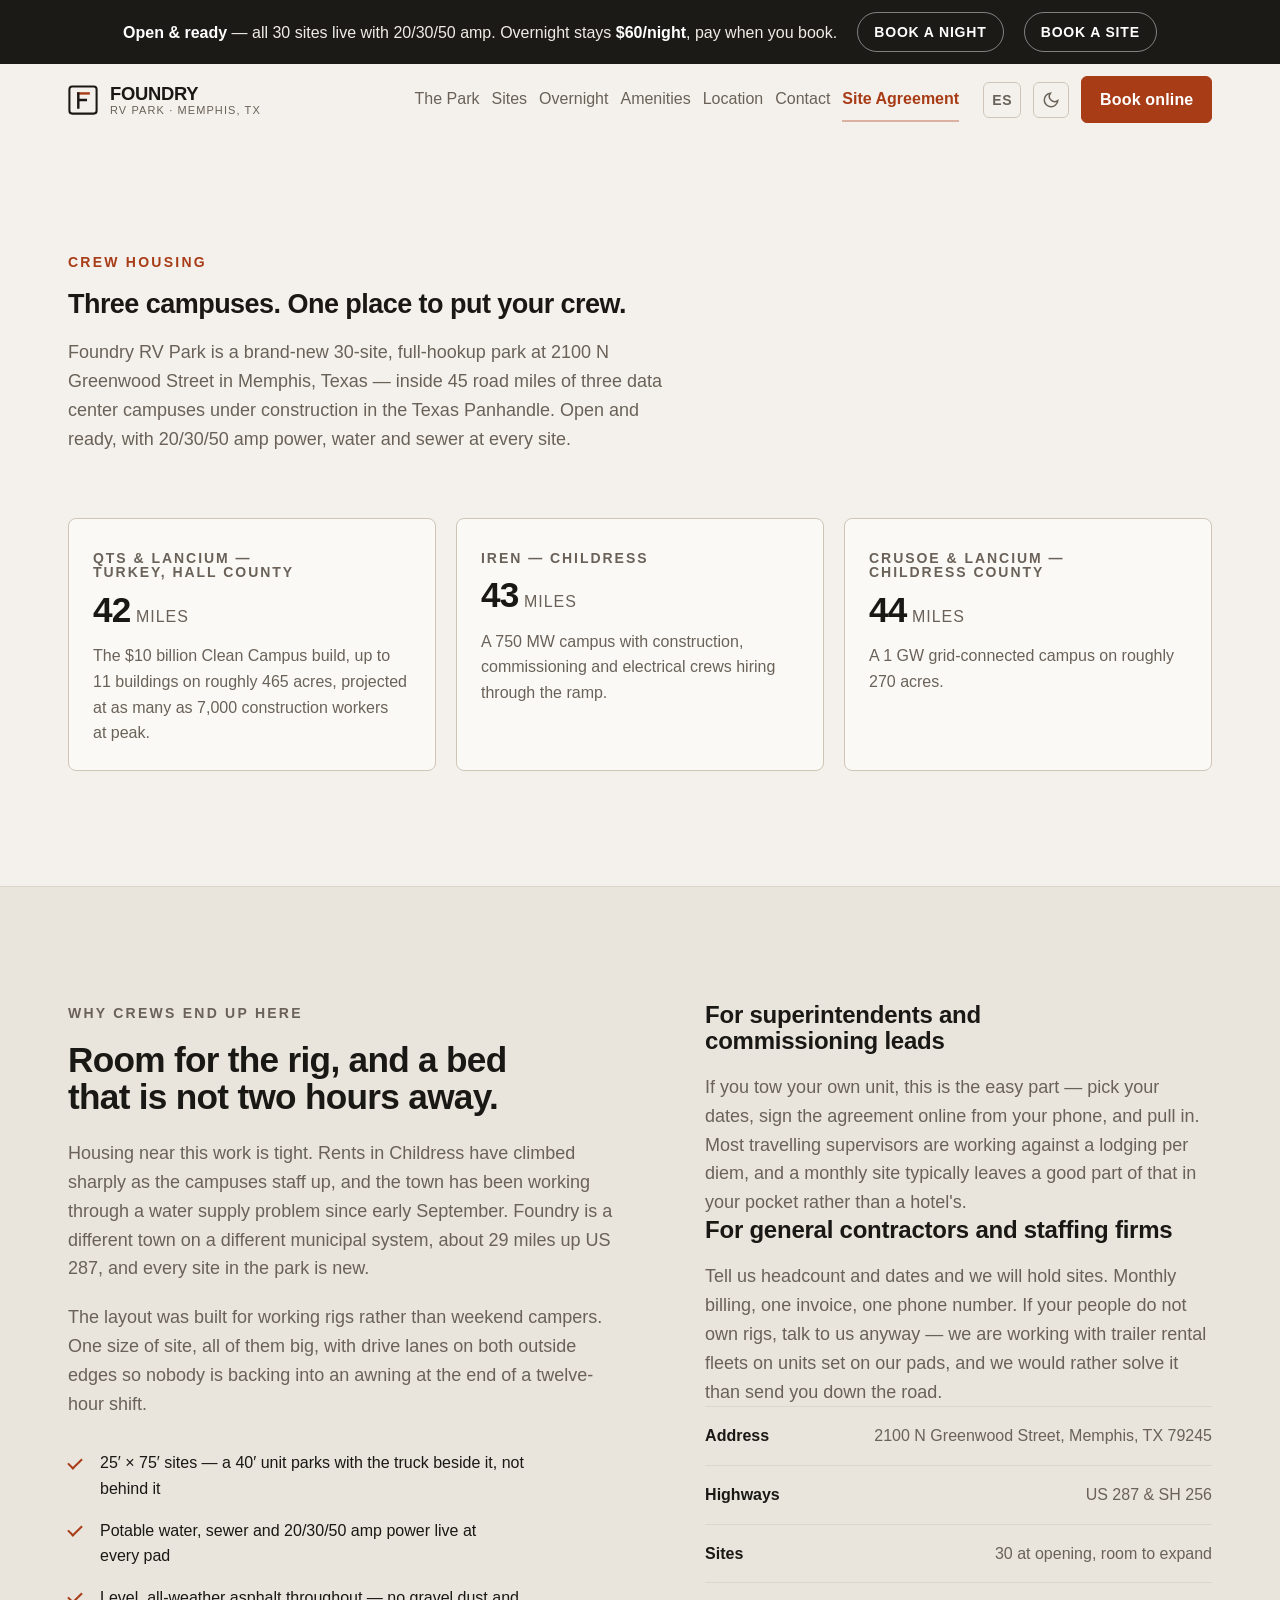
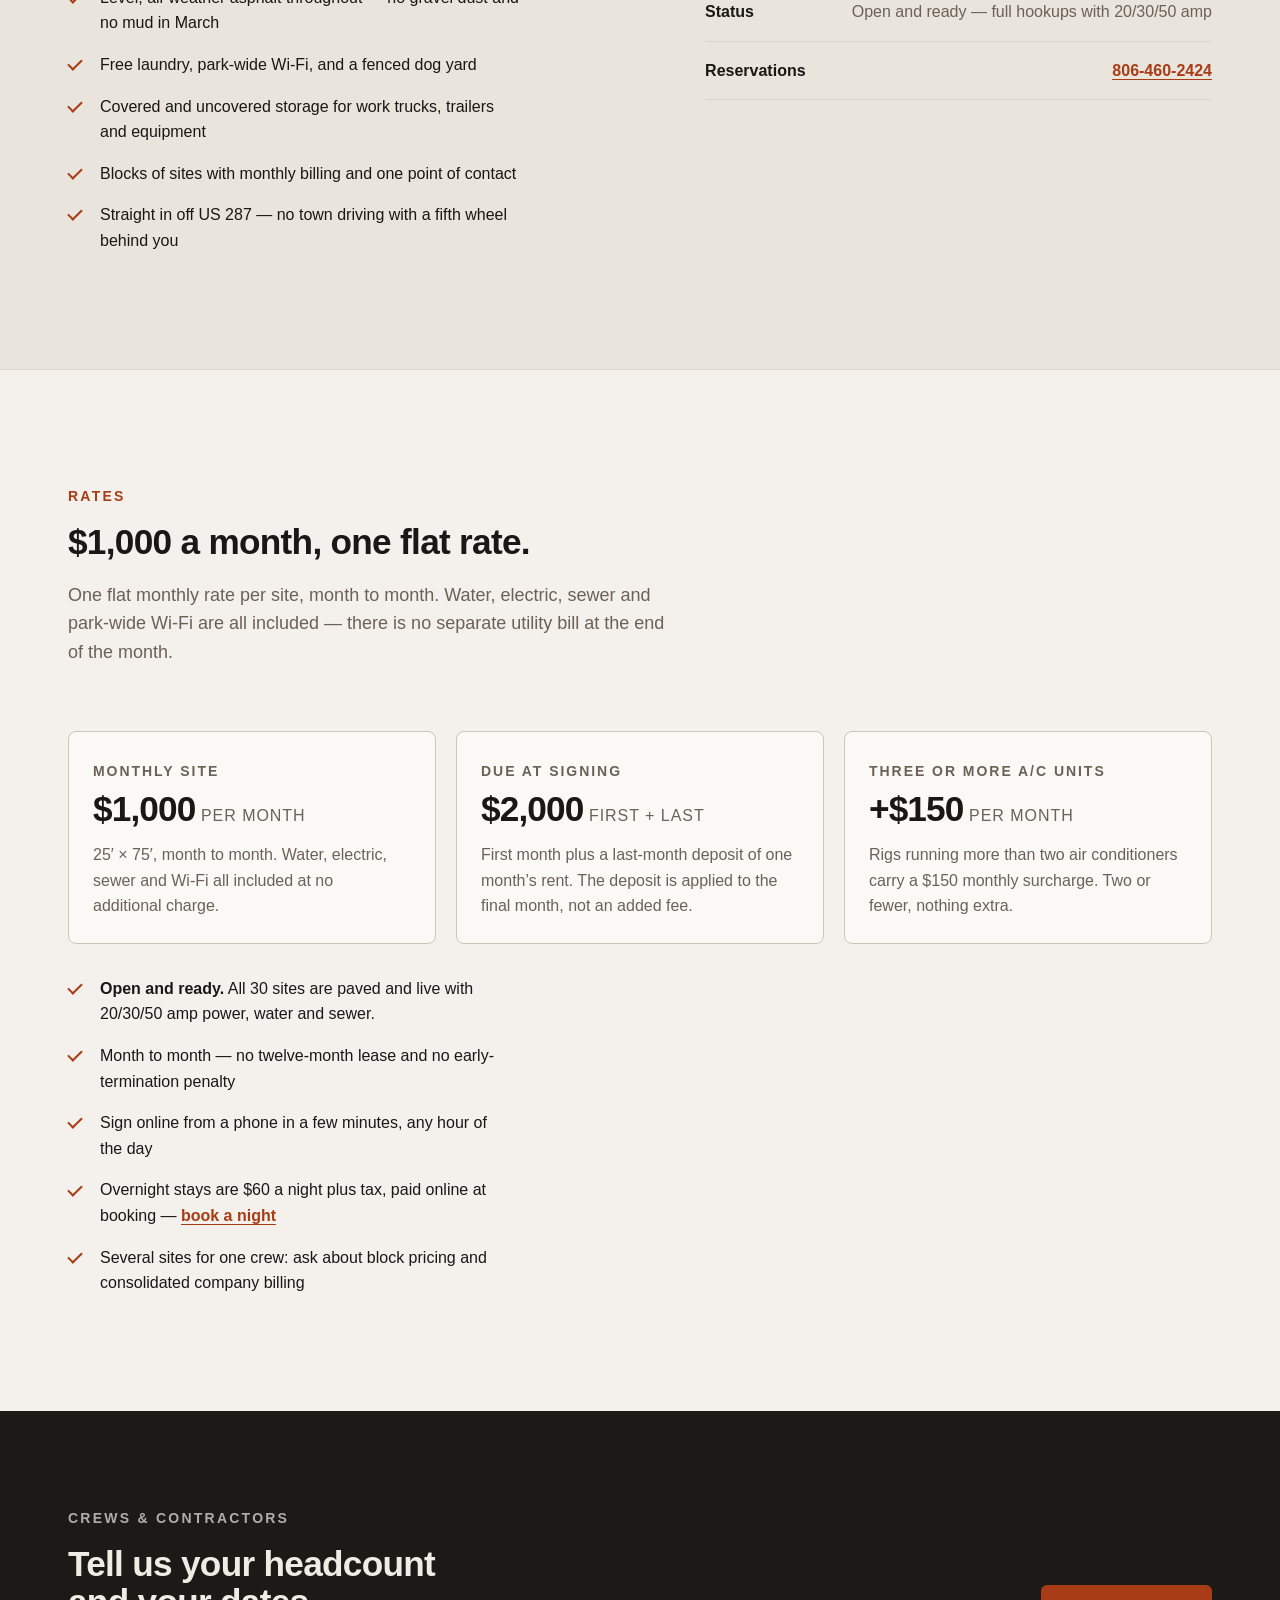
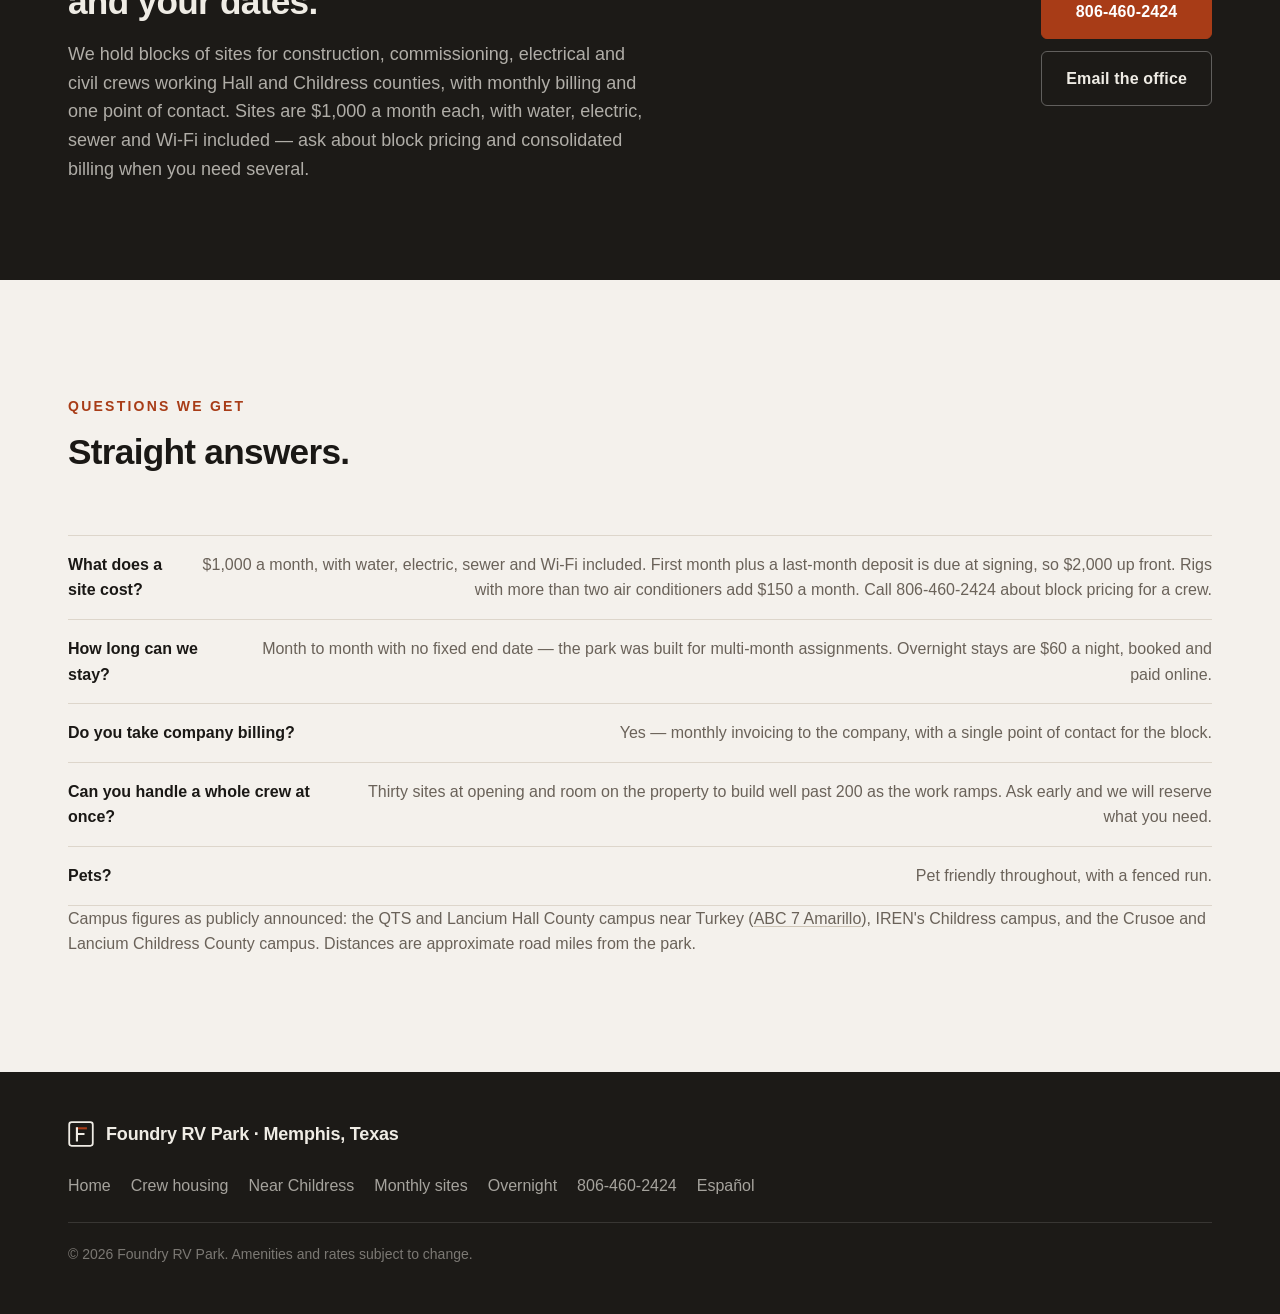
<file: data-center-crew-housing/index.html>
<!DOCTYPE html>
<html lang="en">
<head>
<meta charset="utf-8" />
<meta name="viewport" content="width=device-width, initial-scale=1" />
<title>Data Center Crew Housing &mdash; Foundry RV Park, 45 Minutes from Three Panhandle Campuses</title>
<meta name="description" content="Full-hookup RV sites for data center construction crews working the QTS and Lancium campus at Turkey, IREN at Childress, and the Crusoe and Lancium campus in Childress County. 25x75 pads, 20/30/50 amp, blocks of sites for crews. Open and ready. $1,000 a month per site with water, electric, sewer and Wi-Fi included. Call 806-460-2424." />
<link rel="canonical" href="https://foundryrvpark.com/data-center-crew-housing/" />
<meta property="og:type" content="website" />
<meta property="og:url" content="https://foundryrvpark.com/data-center-crew-housing/" />
<meta property="og:title" content="Data Center Crew Housing &mdash; Foundry RV Park, 45 Minutes from Three Panhandle Campuses" />
<meta property="og:description" content="Full-hookup RV sites for data center construction crews working the QTS and Lancium campus at Turkey, IREN at Childress, and the Crusoe and Lancium campus in Childress County. 25x75 pads, 20/30/50 amp, blocks of sites for crews. Open and ready. $1,000 a month per site with water, electric, sewer and Wi-Fi included. Call 806-460-2424." />
<meta property="og:image" content="https://foundryrvpark.com/assets/hero.jpg" />
<meta name="theme-color" content="#14130f" />
<link rel="icon" href="data:image/svg+xml,%3Csvg xmlns='http://www.w3.org/2000/svg' viewBox='0 0 32 32'%3E%3Crect x='1.5' y='1.5' width='29' height='29' rx='3' fill='%2314130f'/%3E%3Cpath d='M11 9h11M11 9v15M11 16h8' stroke='%23e0703f' stroke-width='2.6' stroke-linecap='square' fill='none'/%3E%3C/svg%3E" />
<link href="https://api.fontshare.com/v2/css?f[]=cabinet-grotesk@700,800,900&f[]=satoshi@400,500,700&display=swap" rel="stylesheet" />
<link rel="stylesheet" href="../style.css" />
<script type="application/ld+json">
{
  "@context": "https://schema.org",
  "@type": "BreadcrumbList",
  "itemListElement": [
    { "@type": "ListItem", "position": 1, "name": "Foundry RV Park", "item": "https://foundryrvpark.com/" },
    { "@type": "ListItem", "position": 2, "name": "Data Center Crew Housing &mdash; Foundry RV Park, 45 Minutes from Three Panhandle Campuses", "item": "https://foundryrvpark.com/data-center-crew-housing/" }
  ]
}
</script>
<script type="application/ld+json">
{
  "@context": "https://schema.org",
  "@type": "FAQPage",
  "mainEntity": [
    { "@type": "Question", "name": "How far is Foundry RV Park from the data center campuses?",
      "acceptedAnswer": { "@type": "Answer", "text": "Roughly 42 road miles to the QTS and Lancium campus near Turkey in Hall County, about 43 miles to IREN at Childress, and about 44 miles to the Crusoe and Lancium campus in Childress County. Figure about 45 minutes to each." } },
    { "@type": "Question", "name": "Can you hold a block of sites for a crew?",
      "acceptedAnswer": { "@type": "Answer", "text": "Yes. We hold blocks of sites for construction and commissioning crews with monthly billing and a single point of contact. Call 806-460-2424 with your headcount and dates." } },
    { "@type": "Question", "name": "Will a 40-foot rig fit?",
      "acceptedAnswer": { "@type": "Answer", "text": "Every site is 25 by 75 feet, so a 40-foot unit parks with the truck beside it rather than behind it. Power is 30 and 50 amp with water and sewer at the pad." } },
    { "@type": "Question", "name": "What does it cost?",
      "acceptedAnswer": { "@type": "Answer", "text": "A monthly site is $1,000, with water, electric, sewer and Wi-Fi included. First month plus a last-month deposit is due at signing. Rigs with more than two air conditioners add $150 a month. For several sites on one crew, call 806-460-2424 about block pricing." } }
  ]
}
</script>
</head>
<body>
<a class="skip" href="#main">Skip to content</a>

<aside class="announce">
  <p><strong>Open &amp; ready</strong> &mdash; all 30 sites live with 20/30/50 amp. Overnight stays <strong>$60/night</strong>, pay when you book.</p>
  <a href="../overnight/">Book a night</a>
  <a href="https://na4.docusign.net/Member/PowerFormSigning.aspx?PowerFormId=102dc6d5-dcdc-48c1-9114-8ed7002d5dbd&amp;env=na4&amp;acct=5a6d45d3-995d-4c4a-9f34-7e88ad826773&amp;v=2" target="_blank" rel="noopener">Book a site</a>
</aside>

<header class="header" id="top">
  <div class="header__inner">
    <a class="brand" href="../" aria-label="Foundry RV Park, home">
      <svg class="brand__mark" width="30" height="30" viewBox="0 0 32 32" fill="none" aria-hidden="true">
        <rect x="1.5" y="1.5" width="29" height="29" rx="3" stroke="currentColor" stroke-width="2.2"/>
        <path d="M11 9h11" stroke="var(--color-primary)" stroke-width="2.6" stroke-linecap="square"/>
        <path d="M11 9v15M11 16h8" stroke="currentColor" stroke-width="2.6" stroke-linecap="square"/>
      </svg>
      <span class="brand__text">
        <span class="brand__name">Foundry</span>
        <span class="brand__sub">RV Park &middot; Memphis, TX</span>
      </span>
    </a>

    <nav class="nav" aria-label="Sections">
      <a href="../#park">The Park</a>
      <a href="../#sites">Sites</a>
      <a href="../overnight/">Overnight</a>
      <a href="../#amenities">Amenities</a>
      <a href="../#location">Location</a>
      <a href="../#contact">Contact</a>
      <a class="nav__doc" href="https://na4.docusign.net/Member/PowerFormSigning.aspx?PowerFormId=102dc6d5-dcdc-48c1-9114-8ed7002d5dbd&amp;env=na4&amp;acct=5a6d45d3-995d-4c4a-9f34-7e88ad826773&amp;v=2" target="_blank" rel="noopener">Site Agreement</a>
    </nav>

    <div class="header__actions">
      <a class="lang" href="../es/" hreflang="es" lang="es" title="Ver esta p&aacute;gina en espa&ntilde;ol">ES</a>
      <button class="icon-btn" data-theme-toggle aria-label="Switch to light mode"></button>
      <a class="btn btn--primary btn--sm" href="https://na4.docusign.net/Member/PowerFormSigning.aspx?PowerFormId=102dc6d5-dcdc-48c1-9114-8ed7002d5dbd&amp;env=na4&amp;acct=5a6d45d3-995d-4c4a-9f34-7e88ad826773&amp;v=2" target="_blank" rel="noopener">Book online</a>
    </div>
  </div>
</header>

<main id="main">

  <section class="section">
    <div class="wrap">
      <header class="section-head">
        <p class="eyebrow">Crew Housing</p>
        <h1>Three campuses. One place to put your crew.</h1>
        <p class="section-head__lede">Foundry RV Park is a brand-new 30-site, full-hookup park at 2100 N Greenwood Street in Memphis, Texas &mdash; inside 45 road miles of three data center campuses under construction in the Texas Panhandle. Open and ready, with 20/30/50 amp power, water and sewer at every site.</p>
      </header>

      <div class="cards">
        <article class="card">
          <h3>QTS &amp; Lancium &mdash; Turkey, Hall County</h3>
          <p class="card__big">42<span>miles</span></p>
          <p>The $10 billion Clean Campus build, up to 11 buildings on roughly 465 acres, projected at as many as 7,000 construction workers at peak.</p>
        </article>
        <article class="card">
          <h3>IREN &mdash; Childress</h3>
          <p class="card__big">43<span>miles</span></p>
          <p>A 750 MW campus with construction, commissioning and electrical crews hiring through the ramp.</p>
        </article>
        <article class="card">
          <h3>Crusoe &amp; Lancium &mdash; Childress County</h3>
          <p class="card__big">44<span>miles</span></p>
          <p>A 1 GW grid-connected campus on roughly 270 acres.</p>
        </article>
      </div>
    </div>
  </section>

  <section class="section section--offset">
    <div class="wrap grid-2">
      <div class="col-text">
        <p class="eyebrow">Why crews end up here</p>
        <h2>Room for the rig, and a bed that is not two hours away.</h2>
        <p>Housing near this work is tight. Rents in Childress have climbed sharply as the campuses staff up, and the town has been working through a water supply problem since early September. Foundry is a different town on a different municipal system, about 29 miles up US 287, and every site in the park is new.</p>
        <p>The layout was built for working rigs rather than weekend campers. One size of site, all of them big, with drive lanes on both outside edges so nobody is backing into an awning at the end of a twelve-hour shift.</p>
        <ul class="checks" role="list">
          <li>25&prime; &times; 75&prime; sites &mdash; a 40&prime; unit parks with the truck beside it, not behind it</li>
          <li>Potable water, sewer and 20/30/50 amp power live at every pad</li>
          <li>Level, all-weather asphalt throughout &mdash; no gravel dust and no mud in March</li>
          <li>Free laundry, park-wide Wi-Fi, and a fenced dog yard</li>
          <li>Covered and uncovered storage for work trucks, trailers and equipment</li>
          <li>Blocks of sites with monthly billing and one point of contact</li>
          <li>Straight in off US 287 &mdash; no town driving with a fifth wheel behind you</li>
        </ul>
      </div>
      <div class="col-text">
        <h3 class="h-sub">For superintendents and commissioning leads</h3>
        <p>If you tow your own unit, this is the easy part &mdash; pick your dates, sign the agreement online from your phone, and pull in. Most travelling supervisors are working against a lodging per diem, and a monthly site typically leaves a good part of that in your pocket rather than a hotel's.</p>
        <h3 class="h-sub">For general contractors and staffing firms</h3>
        <p>Tell us headcount and dates and we will hold sites. Monthly billing, one invoice, one phone number. If your people do not own rigs, talk to us anyway &mdash; we are working with trailer rental fleets on units set on our pads, and we would rather solve it than send you down the road.</p>
        <dl class="spec">
          <div><dt>Address</dt><dd>2100 N Greenwood Street, Memphis, TX 79245</dd></div>
          <div><dt>Highways</dt><dd>US 287 &amp; SH 256</dd></div>
          <div><dt>Sites</dt><dd>30 at opening, room to expand</dd></div>
          <div><dt>Status</dt><dd>Open and ready &mdash; full hookups with 20/30/50 amp</dd></div>
          <div><dt>Reservations</dt><dd><a class="link-strong" href="tel:+18064602424">806-460-2424</a></dd></div>
        </dl>
      </div>
    </div>
  </section>


  <section class="section" id="rates">
    <div class="wrap">
      <header class="section-head">
        <p class="eyebrow">Rates</p>
        <h2>$1,000 a month, one flat rate.</h2>
        <p class="section-head__lede">One flat monthly rate per site, month to month. Water, electric, sewer and park-wide Wi-Fi are all included &mdash; there is no separate utility bill at the end of the month.</p>
      </header>
      <div class="cards">
        <article class="card">
          <h3>Monthly site</h3>
          <p class="card__big">$1,000<span>per month</span></p>
          <p>25&prime; &times; 75&prime;, month to month. Water, electric, sewer and Wi-Fi all included at no additional charge.</p>
        </article>
        <article class="card">
          <h3>Due at signing</h3>
          <p class="card__big">$2,000<span>first + last</span></p>
          <p>First month plus a last-month deposit of one month&rsquo;s rent. The deposit is applied to the final month, not an added fee.</p>
        </article>
        <article class="card">
          <h3>Three or more A/C units</h3>
          <p class="card__big">+$150<span>per month</span></p>
          <p>Rigs running more than two air conditioners carry a $150 monthly surcharge. Two or fewer, nothing extra.</p>
        </article>
      </div>
      <ul class="checks" role="list">
        <li><strong>Open and ready.</strong> All 30 sites are paved and live with 20/30/50 amp power, water and sewer.</li>
        <li>Month to month &mdash; no twelve-month lease and no early-termination penalty</li>
        <li>Sign online from a phone in a few minutes, any hour of the day</li>
        <li>Overnight stays are $60 a night plus tax, paid online at booking &mdash; <a class="link-strong" href="../overnight/">book a night</a></li>
        <li>Several sites for one crew: ask about block pricing and consolidated company billing</li>
      </ul>
    </div>
  </section>

  <section class="band" aria-labelledby="cta-h">
    <div class="wrap band__inner">
      <div>
        <p class="eyebrow eyebrow--light">Crews &amp; Contractors</p>
        <h2 id="cta-h">Tell us your headcount and your dates.</h2>
        <p>We hold blocks of sites for construction, commissioning, electrical and civil crews working Hall and Childress counties, with monthly billing and one point of contact. Sites are $1,000 a month each, with water, electric, sewer and Wi-Fi included &mdash; ask about block pricing and consolidated billing when you need several.</p>
      </div>
      <div class="band__cta">
        <a class="btn btn--primary" href="tel:+18064602424">806-460-2424</a>
        <a class="btn btn--outline" href="mailto:contact@foundryrvpark.com?subject=Crew%20housing%20inquiry">Email the office</a>
      </div>
    </div>
  </section>

  <section class="section">
    <div class="wrap">
      <header class="section-head">
        <p class="eyebrow">Questions we get</p>
        <h2>Straight answers.</h2>
      </header>
      <dl class="spec">
        <div><dt>What does a site cost?</dt><dd>$1,000 a month, with water, electric, sewer and Wi-Fi included. First month plus a last-month deposit is due at signing, so $2,000 up front. Rigs with more than two air conditioners add $150 a month. Call 806-460-2424 about block pricing for a crew.</dd></div>
        <div><dt>How long can we stay?</dt><dd>Month to month with no fixed end date &mdash; the park was built for multi-month assignments. Overnight stays are $60 a night, booked and paid online.</dd></div>
        <div><dt>Do you take company billing?</dt><dd>Yes &mdash; monthly invoicing to the company, with a single point of contact for the block.</dd></div>
        <div><dt>Can you handle a whole crew at once?</dt><dd>Thirty sites at opening and room on the property to build well past 200 as the work ramps. Ask early and we will reserve what you need.</dd></div>
        <div><dt>Pets?</dt><dd>Pet friendly throughout, with a fenced run.</dd></div>
      </dl>
      <p class="muted small">Campus figures as publicly announced: the QTS and Lancium Hall County campus near Turkey (<a href="https://abc7amarillo.com/news/local/10-billion-data-center-campus-planned-near-turkey-in-hall-county-lancium" rel="noopener">ABC 7 Amarillo</a>), IREN's Childress campus, and the Crusoe and Lancium Childress County campus. Distances are approximate road miles from the park.</p>
    </div>
  </section>
</main>

<footer class="footer">
  <div class="wrap footer__inner">
    <div class="footer__brand">
      <svg width="26" height="26" viewBox="0 0 32 32" fill="none" aria-hidden="true">
        <rect x="1.5" y="1.5" width="29" height="29" rx="3" stroke="currentColor" stroke-width="2.2"/>
        <path d="M11 9h11" stroke="var(--color-primary)" stroke-width="2.6" stroke-linecap="square"/>
        <path d="M11 9v15M11 16h8" stroke="currentColor" stroke-width="2.6" stroke-linecap="square"/>
      </svg>
      <span>Foundry RV Park &middot; Memphis, Texas</span>
    </div>
    <nav class="footer__nav" aria-label="Footer">
      <a href="../">Home</a>
      <a href="../data-center-crew-housing/">Crew housing</a>
      <a href="../rv-park-near-childress/">Near Childress</a>
      <a href="../monthly-rv-sites/">Monthly sites</a>
      <a href="../overnight/">Overnight</a>
      <a href="tel:+18064602424">806-460-2424</a>
      <a href="../es/" hreflang="es" lang="es">Espa&ntilde;ol</a>
    </nav>
    <p class="footer__legal">&copy; <span id="yr">2026</span> Foundry RV Park. Amenities and rates subject to change.</p>
  </div>
</footer>

<script src="../script.js" defer></script>
</body>
</html>
</file>
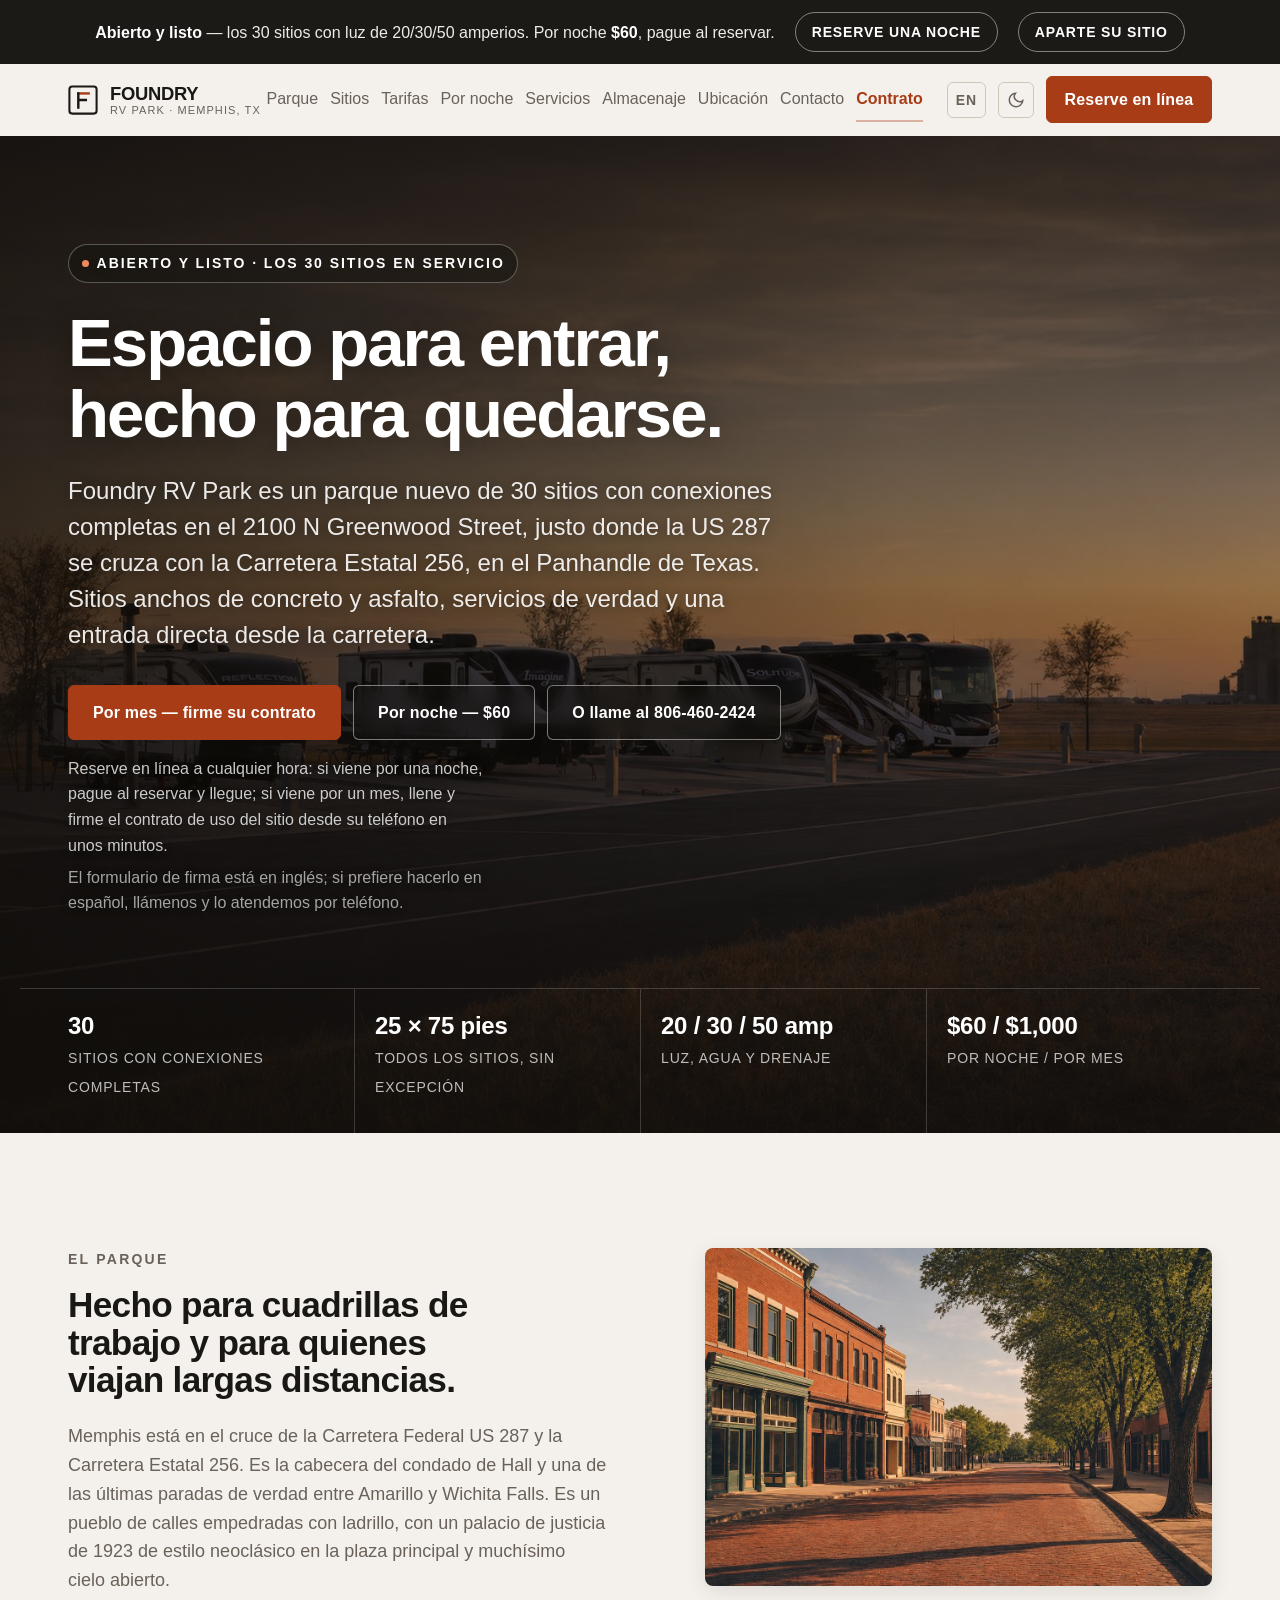
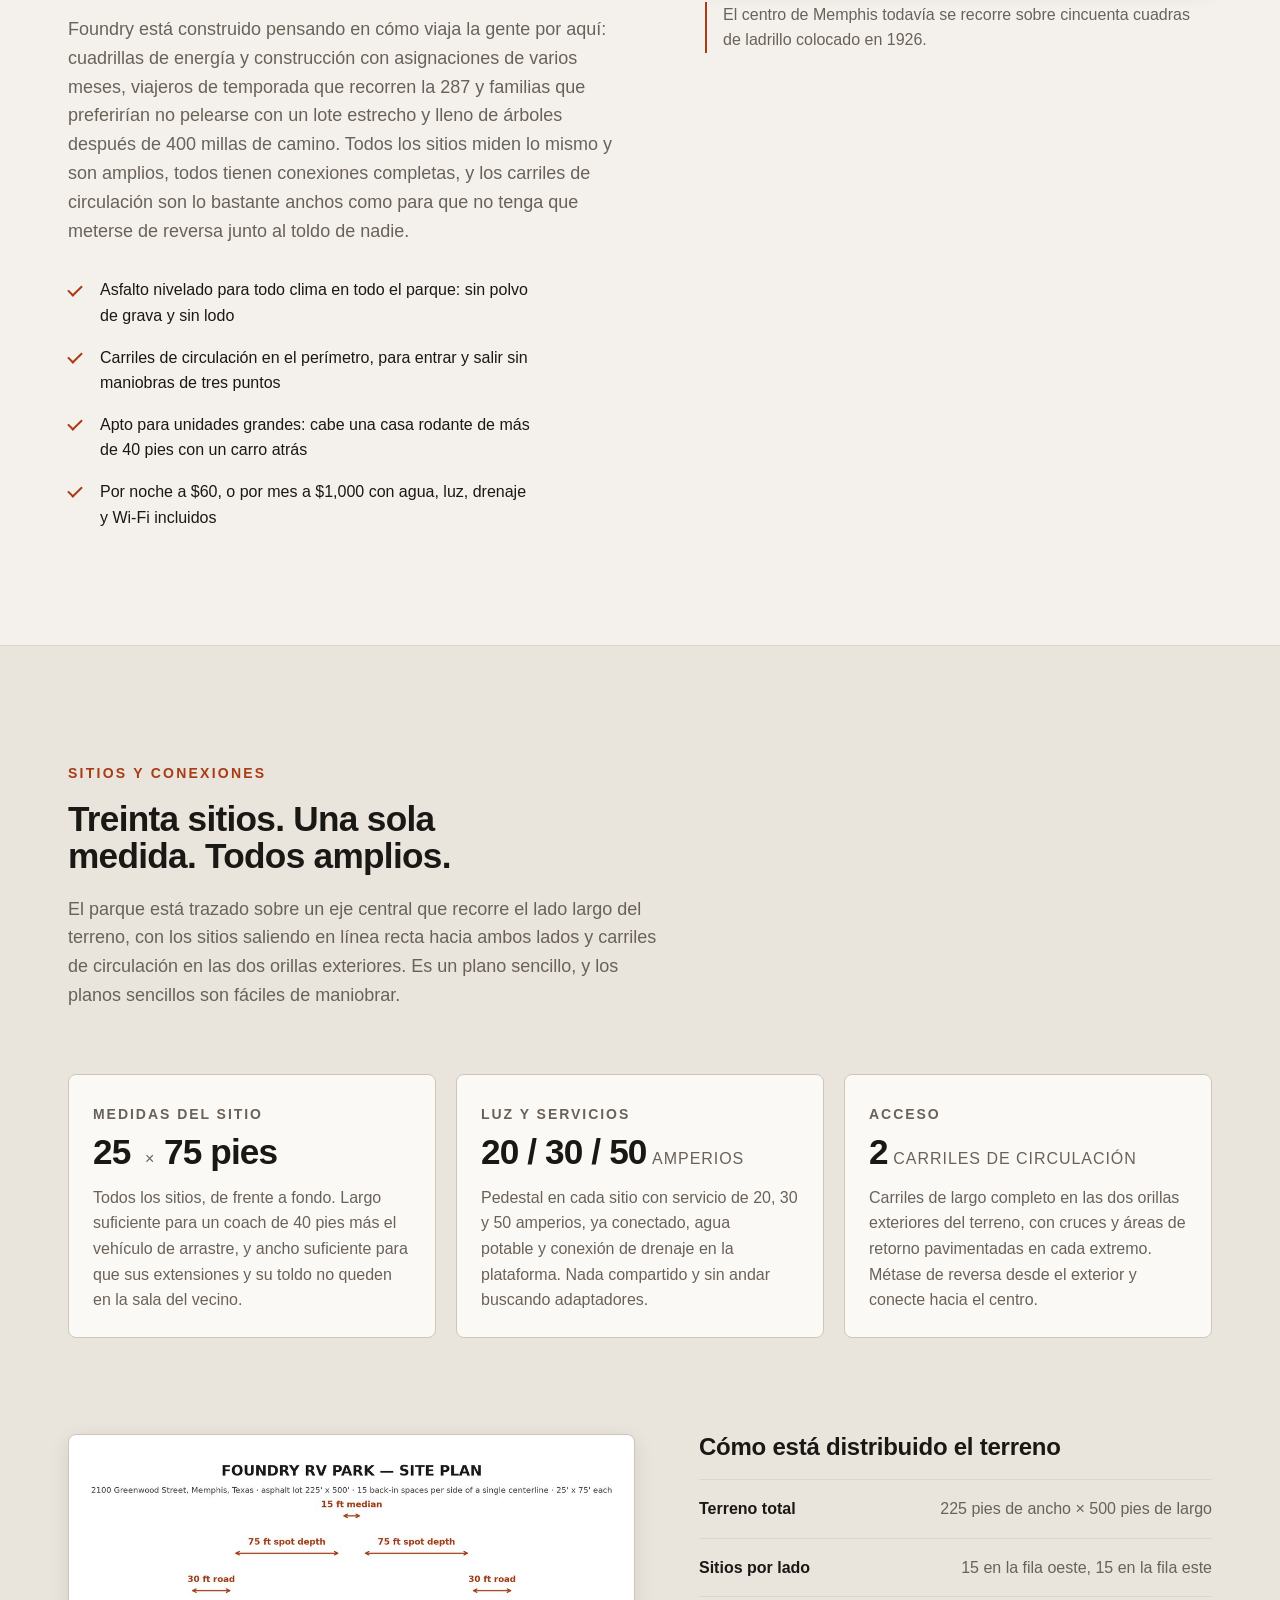
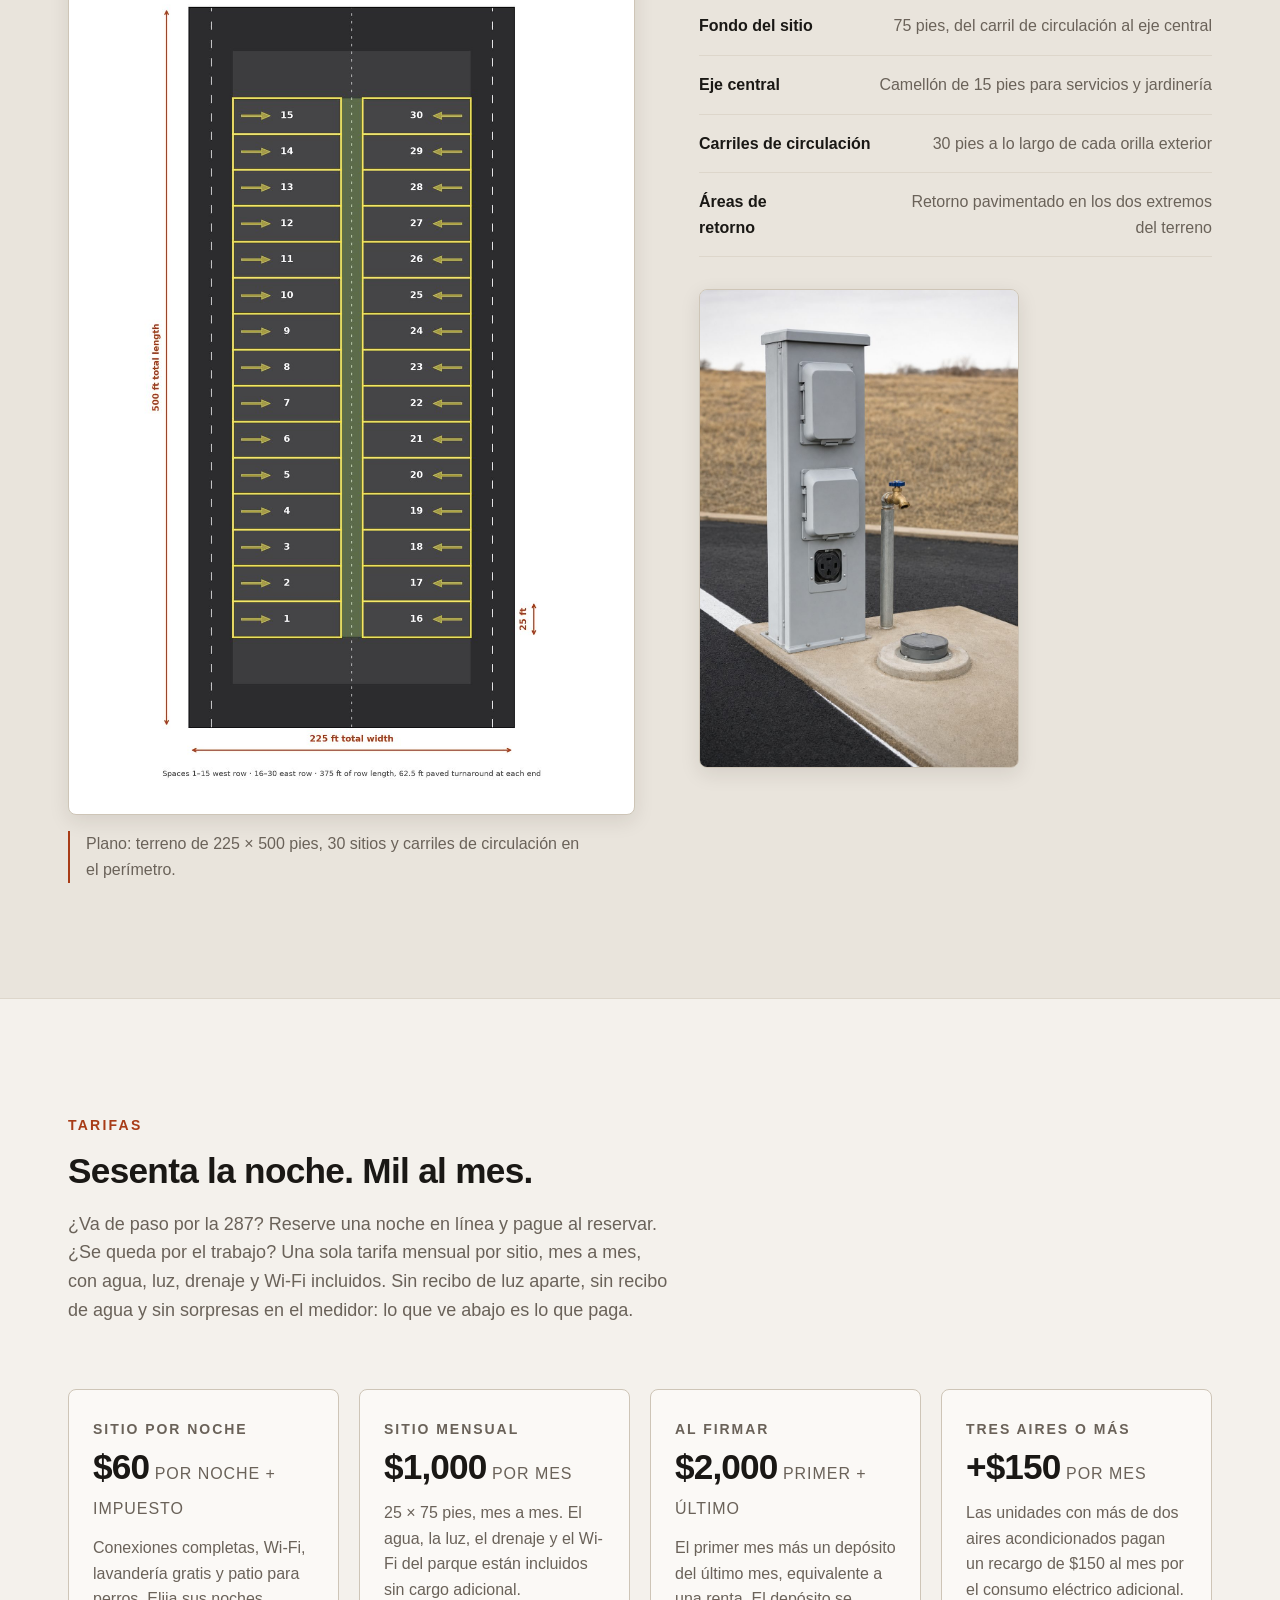
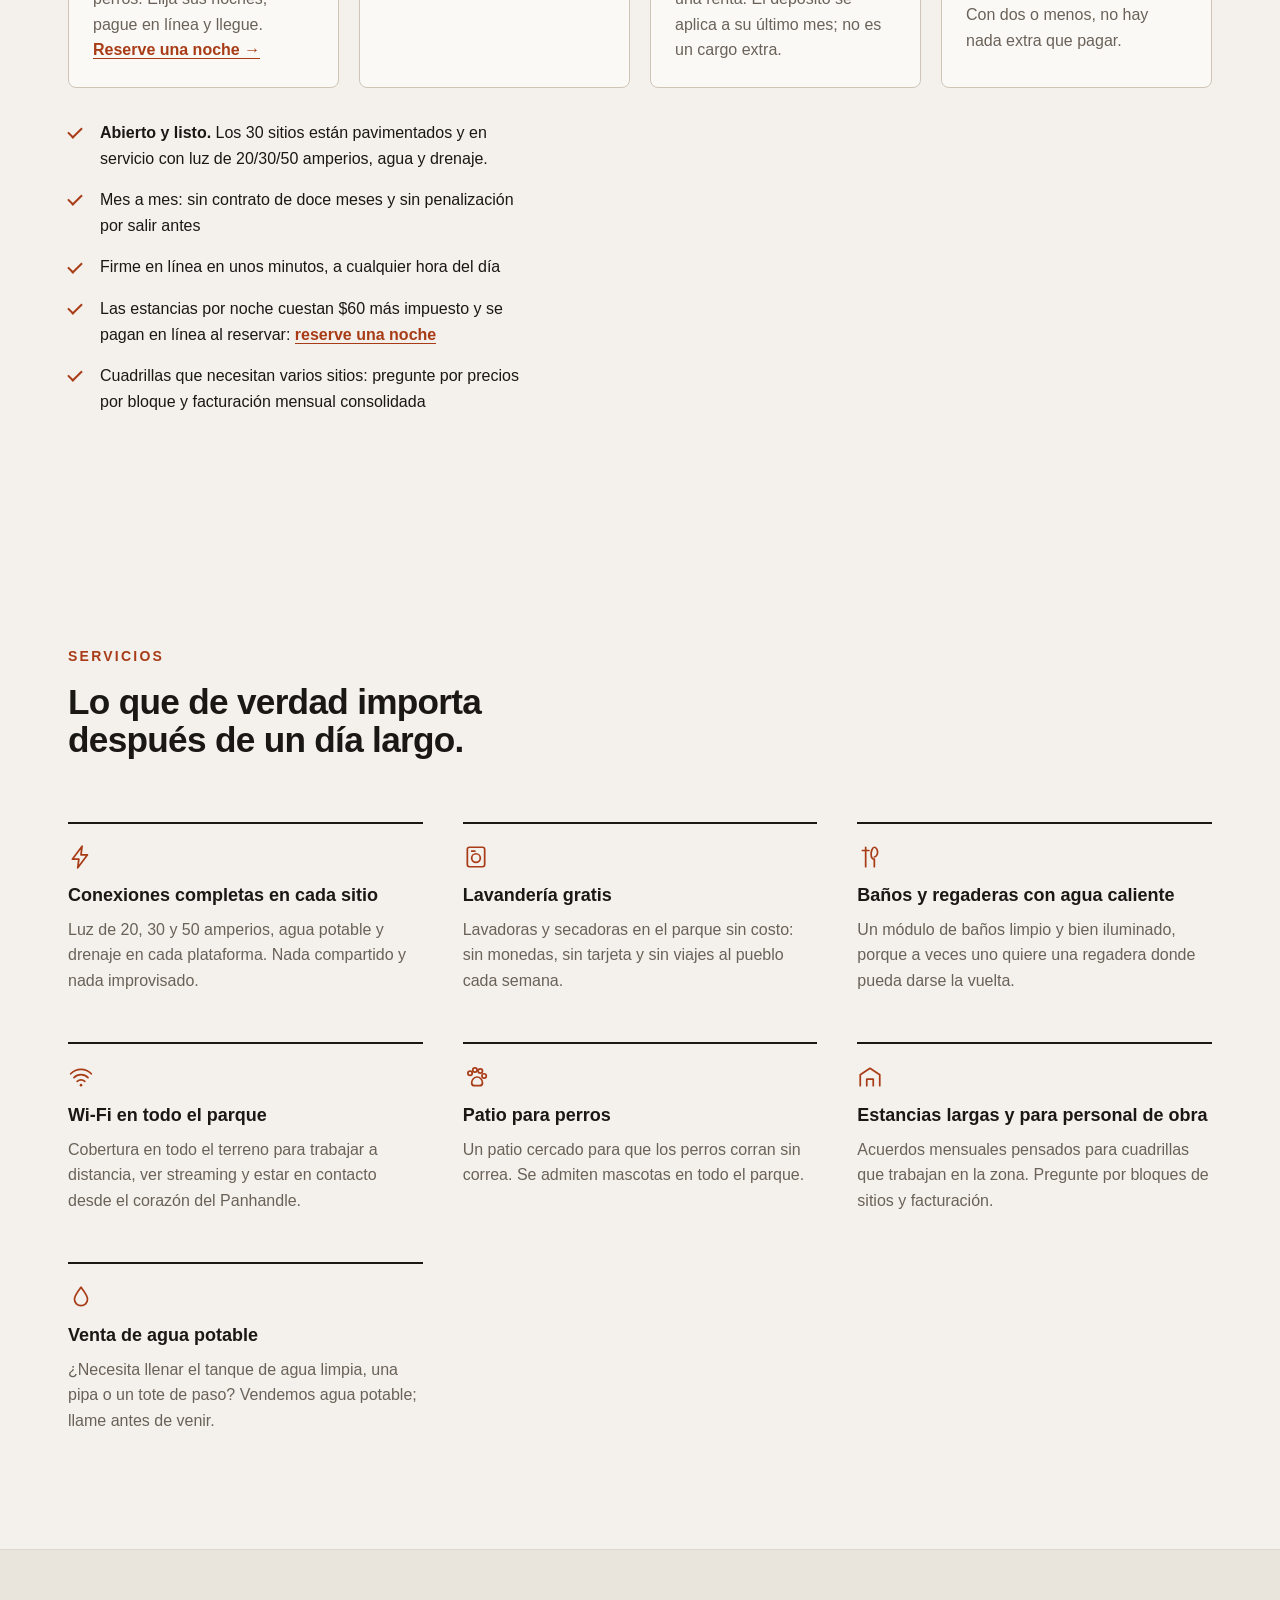
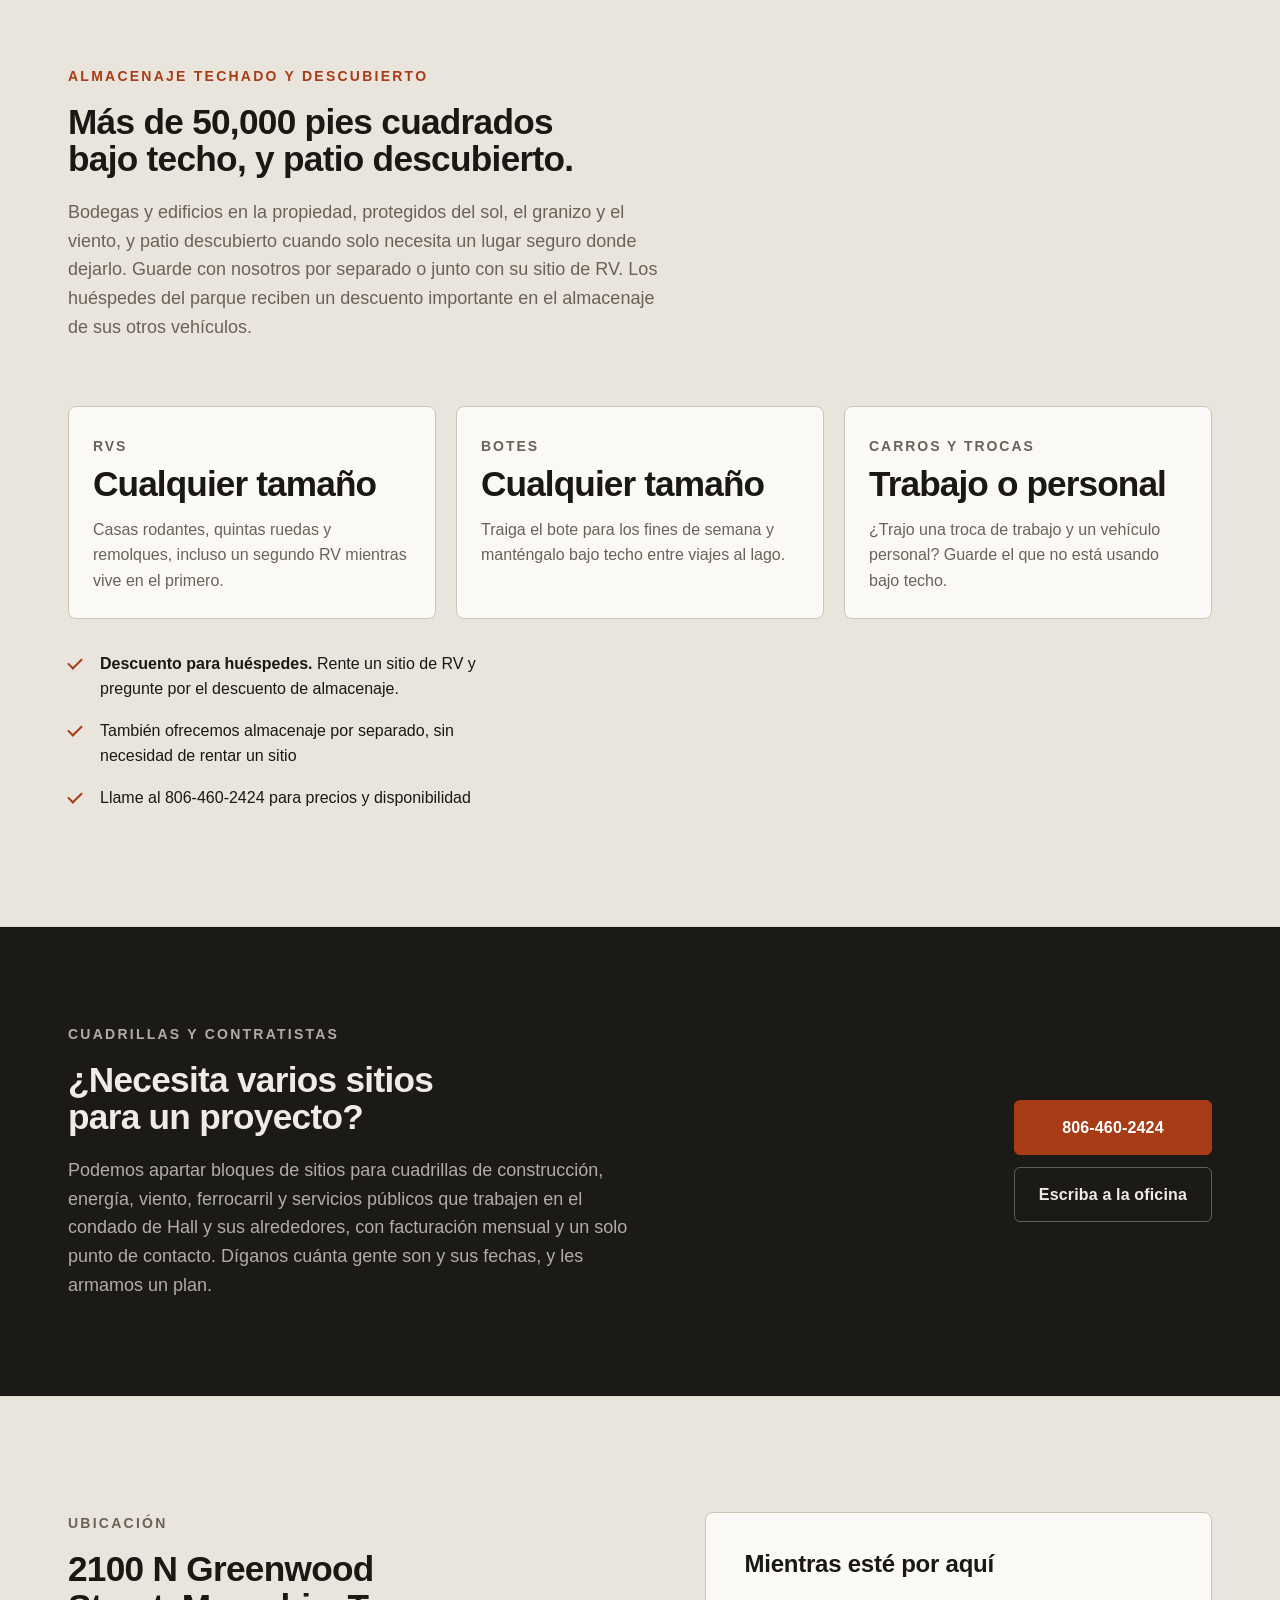
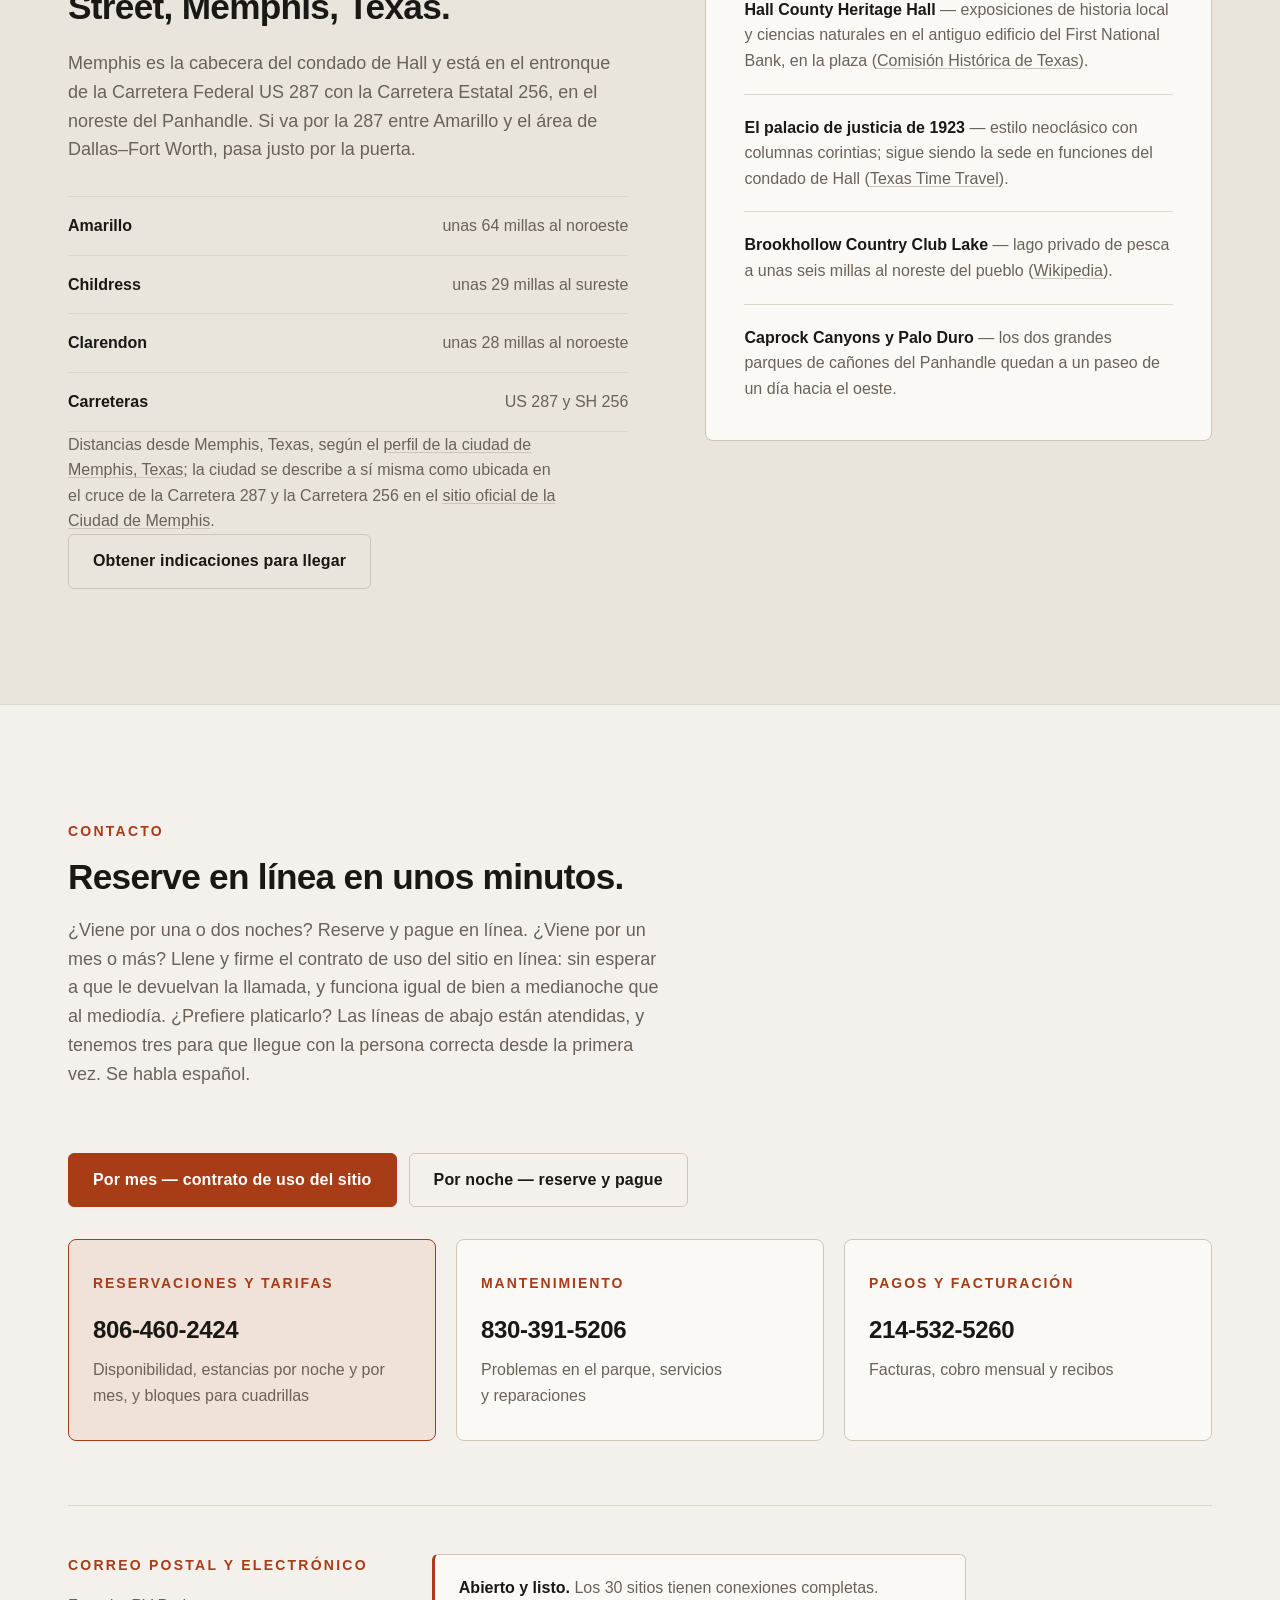
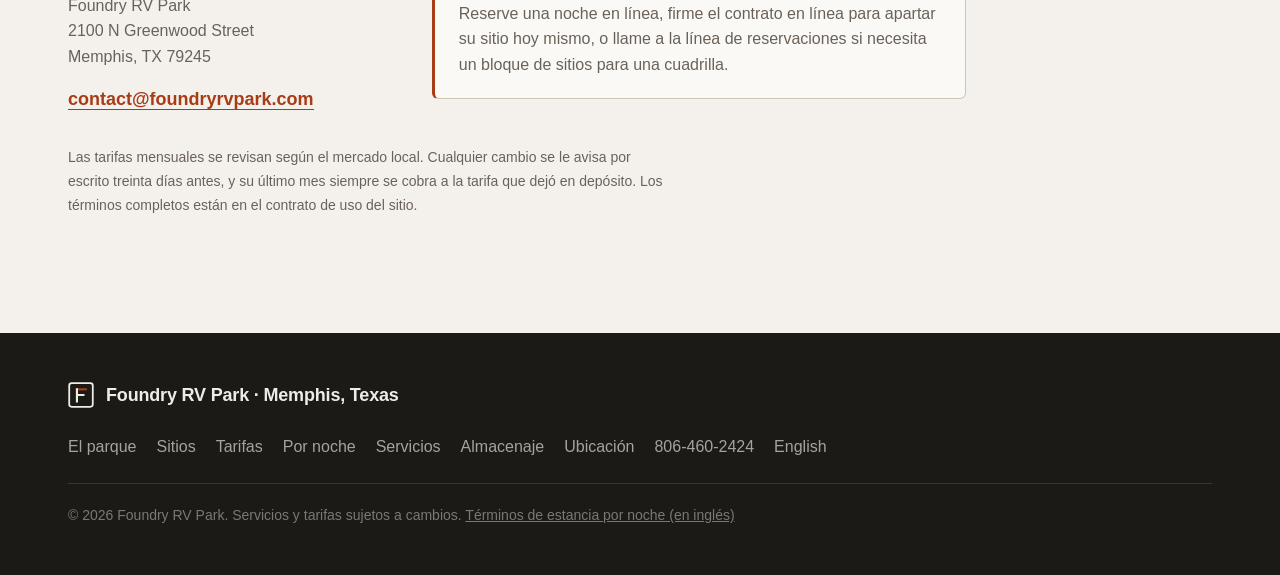
<file: es/index.html>
<!DOCTYPE html>
<html lang="es">
<head>
<meta charset="utf-8" />
<meta name="viewport" content="width=device-width, initial-scale=1" />
<title>Foundry RV Park — Memphis, Texas | Sitios con conexiones completas en la US 287</title>
<meta name="description" content="Foundry RV Park es un parque nuevo de 30 sitios con conexiones completas en el 2100 N Greenwood Street, en Memphis, Texas, en el cruce de la US 287 y la SH 256. Abierto y listo: 30 sitios pavimentados con conexiones completas de 20/30/50 amperios, agua y drenaje. Estancias por noche a $60, pagadas al reservar. Sitios por mes a $1,000 con todos los servicios y Wi-Fi incluidos. Lavandería gratis, patio para perros y almacenaje techado y descubierto. Llame al 806-460-2424." />
<link rel="canonical" href="https://foundryrvpark.com/es/" />
<link rel="alternate" hreflang="en" href="https://foundryrvpark.com/" />
<link rel="alternate" hreflang="es" href="https://foundryrvpark.com/es/" />
<link rel="alternate" hreflang="x-default" href="https://foundryrvpark.com/" />
<meta property="og:type" content="website" />
<meta property="og:url" content="https://foundryrvpark.com/es/" />
<meta property="og:locale" content="es_US" />
<meta property="og:title" content="Foundry RV Park — Memphis, Texas" />
<meta property="og:description" content="Abierto y listo en la US 287. 30 sitios pavimentados de 25 × 75 pies con conexiones completas de 20/30/50 amperios. $60 por noche, reserve y pague en línea. $1,000 al mes con servicios y Wi-Fi incluidos. Lavandería gratis y patio para perros." />
<meta property="og:image" content="https://foundryrvpark.com/assets/hero.jpg" />
<meta name="theme-color" content="#14130f" />
<link rel="icon" href="data:image/svg+xml,%3Csvg xmlns='http://www.w3.org/2000/svg' viewBox='0 0 32 32'%3E%3Crect x='1.5' y='1.5' width='29' height='29' rx='3' fill='%2314130f'/%3E%3Cpath d='M11 9h11M11 9v15M11 16h8' stroke='%23e0703f' stroke-width='2.6' stroke-linecap='square' fill='none'/%3E%3C/svg%3E" />
<link href="https://api.fontshare.com/v2/css?f[]=cabinet-grotesk@700,800,900&f[]=satoshi@400,500,700&display=swap" rel="stylesheet" />
<link rel="stylesheet" href="../style.css" />
<script type="application/ld+json">
{
  "@context": "https://schema.org",
  "@type": "Campground",
  "name": "Foundry RV Park",
  "url": "https://foundryrvpark.com/es/",
  "inLanguage": "es",
  "description": "Un parque nuevo de 30 sitios con conexiones completas en Memphis, Texas, en el cruce de la US 287 y la SH 256. Abierto y listo, con 30 sitios pavimentados con conexiones completas de 20/30/50 amperios. Estancias por noche a $60, pagadas en línea al reservar. Sitios por mes a $1,000 con agua, luz, drenaje y Wi-Fi incluidos. Lavandería gratis, patio para perros, almacenaje techado y descubierto, y venta de agua potable.",
  "priceRange": "$60 por noche; $1,000 por mes",
  "makesOffer": {
    "@type": "Offer",
    "name": "Sitio mensual con conexiones completas",
    "description": "Sitio de 25 por 75 pies con conexiones completas, mes a mes, con agua, luz, drenaje y Wi-Fi incluidos.",
    "availabilityStarts": "2026-09-24",
    "priceSpecification": {
      "@type": "UnitPriceSpecification",
      "price": 1000,
      "priceCurrency": "USD",
      "unitCode": "MON"
    }
  },
  "image": "https://foundryrvpark.com/assets/hero.jpg",
  "email": "contact@foundryrvpark.com",
  "telephone": "+1-806-460-2424",
  "petsAllowed": true,
  "geo": {
    "@type": "GeoCoordinates",
    "latitude": 34.738504,
    "longitude": -100.554043
  },
  "hasMap": "https://maps.google.com/maps?cid=10305531698133486171",
  "openingHoursSpecification": [
    {
      "@type": "OpeningHoursSpecification",
      "dayOfWeek": ["Monday","Tuesday","Wednesday","Thursday","Friday","Saturday","Sunday"],
      "opens": "09:00",
      "closes": "17:00",
      "validFrom": "2026-09-24"
    }
  ],
  "isAccessibleForFree": false,
  "address": {
    "@type": "PostalAddress",
    "streetAddress": "2100 N Greenwood Street",
    "addressLocality": "Memphis",
    "addressRegion": "TX",
    "postalCode": "79245",
    "addressCountry": "US"
  },
  "amenityFeature": [
    { "@type": "LocationFeatureSpecification", "name": "Conexiones completas: agua, drenaje y luz de 20/30/50 amperios", "value": true },
    { "@type": "LocationFeatureSpecification", "name": "Lavandería gratis", "value": true },
    { "@type": "LocationFeatureSpecification", "name": "Almacenaje techado y descubierto", "value": true },
    { "@type": "LocationFeatureSpecification", "name": "Venta de agua potable", "value": true },
    { "@type": "LocationFeatureSpecification", "name": "Baños y regaderas", "value": true },
    { "@type": "LocationFeatureSpecification", "name": "Wi-Fi", "value": true },
    { "@type": "LocationFeatureSpecification", "name": "Patio para perros", "value": true }
  ]
}
</script>
</head>
<body>
<a class="skip" href="#main">Ir al contenido</a>

<aside class="announce">
  <p><strong>Abierto y listo</strong> &mdash; los 30 sitios con luz de 20/30/50 amperios. Por noche <strong>$60</strong>, pague al reservar.</p>
  <a href="noche/">Reserve una noche</a>
  <a href="https://na4.docusign.net/Member/PowerFormSigning.aspx?PowerFormId=102dc6d5-dcdc-48c1-9114-8ed7002d5dbd&amp;env=na4&amp;acct=5a6d45d3-995d-4c4a-9f34-7e88ad826773&amp;v=2" target="_blank" rel="noopener">Aparte su sitio</a>
</aside>

<header class="header" id="top">
  <div class="header__inner">
    <a class="brand" href="#top" aria-label="Foundry RV Park, inicio">
      <svg class="brand__mark" width="30" height="30" viewBox="0 0 32 32" fill="none" aria-hidden="true">
        <rect x="1.5" y="1.5" width="29" height="29" rx="3" stroke="currentColor" stroke-width="2.2"/>
        <path d="M11 9h11" stroke="var(--color-primary)" stroke-width="2.6" stroke-linecap="square"/>
        <path d="M11 9v15M11 16h8" stroke="currentColor" stroke-width="2.6" stroke-linecap="square"/>
      </svg>
      <span class="brand__text">
        <span class="brand__name">Foundry</span>
        <span class="brand__sub">RV Park · Memphis, TX</span>
      </span>
    </a>

    <nav class="nav" aria-label="Secciones">
      <a href="#park">Parque</a>
      <a href="#sites">Sitios</a>
      <a href="#rates">Tarifas</a>
      <a href="noche/">Por noche</a>
      <a href="#amenities">Servicios</a>
      <a href="#storage">Almacenaje</a>
      <a href="#location">Ubicación</a>
      <a href="#contact">Contacto</a>
      <a class="nav__doc" href="https://na4.docusign.net/Member/PowerFormSigning.aspx?PowerFormId=102dc6d5-dcdc-48c1-9114-8ed7002d5dbd&amp;env=na4&amp;acct=5a6d45d3-995d-4c4a-9f34-7e88ad826773&amp;v=2" target="_blank" rel="noopener">Contrato</a>
    </nav>

    <div class="header__actions">
      <a class="lang" href="../" hreflang="en" lang="en" title="View this page in English">EN</a>
      <button class="icon-btn" data-theme-toggle aria-label="Cambiar a modo claro"></button>
      <a class="btn btn--primary btn--sm" href="https://na4.docusign.net/Member/PowerFormSigning.aspx?PowerFormId=102dc6d5-dcdc-48c1-9114-8ed7002d5dbd&amp;env=na4&amp;acct=5a6d45d3-995d-4c4a-9f34-7e88ad826773&amp;v=2" target="_blank" rel="noopener">Reserve en línea</a>
    </div>
  </div>
</header>

<main id="main">

  <!-- HERO -->
  <section class="hero">
    <img class="hero__img" src="../assets/hero.jpg" alt="Sitios de RV con asfalto nuevo y pedestales de servicios bajo un amplio atardecer ámbar en el Panhandle de Texas" width="1800" height="1200" fetchpriority="high" />
    <div class="hero__scrim" aria-hidden="true"></div>
    <div class="hero__content">
      <p class="badge"><span class="badge__dot" aria-hidden="true"></span>Abierto y listo · Los 30 sitios en servicio</p>
      <h1>Espacio para entrar,<br />hecho para quedarse.</h1>
      <p class="hero__lede">Foundry RV Park es un parque nuevo de 30 sitios con conexiones completas en el 2100 N Greenwood Street, justo donde la US 287 se cruza con la Carretera Estatal 256, en el Panhandle de Texas. Sitios anchos de concreto y asfalto, servicios de verdad y una entrada directa desde la carretera.</p>
      <div class="hero__cta">
        <a class="btn btn--primary" href="https://na4.docusign.net/Member/PowerFormSigning.aspx?PowerFormId=102dc6d5-dcdc-48c1-9114-8ed7002d5dbd&amp;env=na4&amp;acct=5a6d45d3-995d-4c4a-9f34-7e88ad826773&amp;v=2" target="_blank" rel="noopener">Por mes &mdash; firme su contrato</a>
        <a class="btn btn--ghost" href="noche/">Por noche &mdash; $60</a>
        <a class="btn btn--ghost" href="tel:+18064602424">O llame al 806-460-2424</a>
      </div>
      <p class="hero__hint">Reserve en línea a cualquier hora: si viene por una noche, pague al reservar y llegue; si viene por un mes, llene y firme el contrato de uso del sitio desde su teléfono en unos minutos. <span class="hero__hint-note">El formulario de firma está en inglés; si prefiere hacerlo en español, llámenos y lo atendemos por teléfono.</span></p>
    </div>
    <ul class="facts" role="list">
      <li><strong>30</strong><span>sitios con conexiones completas</span></li>
      <li><strong>25 &times; 75 pies</strong><span>todos los sitios, sin excepción</span></li>
      <li><strong>20 / 30 / 50 amp</strong><span>luz, agua y drenaje</span></li>
      <li><strong>$60 / $1,000</strong><span>por noche / por mes</span></li>
    </ul>
  </section>

  <!-- EL PARQUE -->
  <section class="section" id="park">
    <div class="wrap grid-2">
      <div class="col-text">
        <p class="eyebrow">El parque</p>
        <h2>Hecho para cuadrillas de trabajo y para quienes viajan largas distancias.</h2>
        <p>Memphis está en el cruce de la Carretera Federal US 287 y la Carretera Estatal 256. Es la cabecera del condado de Hall y una de las últimas paradas de verdad entre Amarillo y Wichita Falls. Es un pueblo de calles empedradas con ladrillo, con un palacio de justicia de 1923 de estilo neoclásico en la plaza principal y muchísimo cielo abierto.</p>
        <p>Foundry está construido pensando en cómo viaja la gente por aquí: cuadrillas de energía y construcción con asignaciones de varios meses, viajeros de temporada que recorren la 287 y familias que preferirían no pelearse con un lote estrecho y lleno de árboles después de 400 millas de camino. Todos los sitios miden lo mismo y son amplios, todos tienen conexiones completas, y los carriles de circulación son lo bastante anchos como para que no tenga que meterse de reversa junto al toldo de nadie.</p>
        <ul class="checks" role="list">
          <li>Asfalto nivelado para todo clima en todo el parque: sin polvo de grava y sin lodo</li>
          <li>Carriles de circulación en el perímetro, para entrar y salir sin maniobras de tres puntos</li>
          <li>Apto para unidades grandes: cabe una casa rodante de más de 40 pies con un carro atrás</li>
          <li>Por noche a $60, o por mes a $1,000 con agua, luz, drenaje y Wi-Fi incluidos</li>
        </ul>
      </div>
      <figure class="col-media">
        <img src="../assets/town.jpg" alt="Calle principal histórica de ladrillo rojo en Memphis, Texas, con locales comerciales de principios del siglo XX y árboles de sombra a lo largo de la acera" width="1200" height="800" loading="lazy" />
        <figcaption>El centro de Memphis todavía se recorre sobre cincuenta cuadras de ladrillo colocado en 1926.</figcaption>
      </figure>
    </div>
  </section>

  <!-- SITIOS -->
  <section class="section section--offset" id="sites">
    <div class="wrap">
      <header class="section-head">
        <p class="eyebrow">Sitios y conexiones</p>
        <h2>Treinta sitios. Una sola medida. Todos amplios.</h2>
        <p class="section-head__lede">El parque está trazado sobre un eje central que recorre el lado largo del terreno, con los sitios saliendo en línea recta hacia ambos lados y carriles de circulación en las dos orillas exteriores. Es un plano sencillo, y los planos sencillos son fáciles de maniobrar.</p>
      </header>

      <div class="cards">
        <article class="card">
          <h3>Medidas del sitio</h3>
          <p class="card__big">25 <span>&times;</span> 75 pies</p>
          <p>Todos los sitios, de frente a fondo. Largo suficiente para un coach de 40 pies más el vehículo de arrastre, y ancho suficiente para que sus extensiones y su toldo no queden en la sala del vecino.</p>
        </article>
        <article class="card">
          <h3>Luz y servicios</h3>
          <p class="card__big">20 / 30 / 50<span>amperios</span></p>
          <p>Pedestal en cada sitio con servicio de 20, 30 y 50 amperios, ya conectado, agua potable y conexión de drenaje en la plataforma. Nada compartido y sin andar buscando adaptadores.</p>
        </article>
        <article class="card">
          <h3>Acceso</h3>
          <p class="card__big">2<span>carriles de circulación</span></p>
          <p>Carriles de largo completo en las dos orillas exteriores del terreno, con cruces y áreas de retorno pavimentadas en cada extremo. Métase de reversa desde el exterior y conecte hacia el centro.</p>
        </article>
      </div>

      <div class="grid-2 grid-2--tight plan-block">
        <figure class="col-media col-media--plan">
          <img src="../assets/siteplan.jpg" alt="Plano aéreo de Foundry RV Park que muestra un terreno de 225 por 500 pies con 15 sitios numerados a cada lado de un eje central y carriles de circulación en las dos orillas exteriores" width="1000" height="1778" loading="lazy" />
          <figcaption>Plano: terreno de 225 &times; 500 pies, 30 sitios y carriles de circulación en el perímetro.</figcaption>
        </figure>
        <div class="col-text">
          <h3 class="h-sub">Cómo está distribuido el terreno</h3>
          <dl class="spec">
            <div><dt>Terreno total</dt><dd>225 pies de ancho &times; 500 pies de largo</dd></div>
            <div><dt>Sitios por lado</dt><dd>15 en la fila oeste, 15 en la fila este</dd></div>
            <div><dt>Fondo del sitio</dt><dd>75 pies, del carril de circulación al eje central</dd></div>
            <div><dt>Eje central</dt><dd>Camellón de 15 pies para servicios y jardinería</dd></div>
            <div><dt>Carriles de circulación</dt><dd>30 pies a lo largo de cada orilla exterior</dd></div>
            <div><dt>Áreas de retorno</dt><dd>Retorno pavimentado en los dos extremos del terreno</dd></div>
          </dl>
          <figure class="detail-img">
            <img src="../assets/hookups.jpg" alt="Pedestal de servicios de metal gris con contactos de 30 y 50 amperios junto a una llave de agua y una entrada de drenaje con tapa en un collarín de concreto" width="900" height="1350" loading="lazy" />
          </figure>
        </div>
      </div>
    </div>
  </section>

  <!-- TARIFAS -->
  <section class="section" id="rates">
    <div class="wrap">
      <header class="section-head">
        <p class="eyebrow">Tarifas</p>
        <h2>Sesenta la noche. Mil al mes.</h2>
        <p class="section-head__lede">¿Va de paso por la 287? Reserve una noche en línea y pague al reservar. ¿Se queda por el trabajo? Una sola tarifa mensual por sitio, mes a mes, con agua, luz, drenaje y Wi-Fi incluidos. Sin recibo de luz aparte, sin recibo de agua y sin sorpresas en el medidor: lo que ve abajo es lo que paga.</p>
      </header>

      <div class="cards">
        <article class="card">
          <h3>Sitio por noche</h3>
          <p class="card__big">$60<span>por noche + impuesto</span></p>
          <p>Conexiones completas, Wi-Fi, lavandería gratis y patio para perros. Elija sus noches, pague en línea y llegue. <a class="link-strong" href="noche/">Reserve una noche &rarr;</a></p>
        </article>
        <article class="card">
          <h3>Sitio mensual</h3>
          <p class="card__big">$1,000<span>por mes</span></p>
          <p>25 &times; 75 pies, mes a mes. El agua, la luz, el drenaje y el Wi-Fi del parque est&aacute;n incluidos sin cargo adicional.</p>
        </article>
        <article class="card">
          <h3>Al firmar</h3>
          <p class="card__big">$2,000<span>primer + &uacute;ltimo</span></p>
          <p>El primer mes m&aacute;s un dep&oacute;sito del &uacute;ltimo mes, equivalente a una renta. El dep&oacute;sito se aplica a su &uacute;ltimo mes; no es un cargo extra.</p>
        </article>
        <article class="card">
          <h3>Tres aires o m&aacute;s</h3>
          <p class="card__big">+$150<span>por mes</span></p>
          <p>Las unidades con m&aacute;s de dos aires acondicionados pagan un recargo de $150 al mes por el consumo el&eacute;ctrico adicional. Con dos o menos, no hay nada extra que pagar.</p>
        </article>
      </div>

      <ul class="checks" role="list">
        <li><strong>Abierto y listo.</strong> Los 30 sitios est&aacute;n pavimentados y en servicio con luz de 20/30/50 amperios, agua y drenaje.</li>
        <li>Mes a mes: sin contrato de doce meses y sin penalizaci&oacute;n por salir antes</li>
        <li>Firme en l&iacute;nea en unos minutos, a cualquier hora del d&iacute;a</li>
        <li>Las estancias por noche cuestan $60 m&aacute;s impuesto y se pagan en l&iacute;nea al reservar: <a class="link-strong" href="noche/">reserve una noche</a></li>
        <li>Cuadrillas que necesitan varios sitios: pregunte por precios por bloque y facturaci&oacute;n mensual consolidada</li>
      </ul>
    </div>
  </section>

  <!-- SERVICIOS -->
  <section class="section" id="amenities">
    <div class="wrap">
      <header class="section-head">
        <p class="eyebrow">Servicios</p>
        <h2>Lo que de verdad importa después de un día largo.</h2>
      </header>
      <ul class="amenities" role="list">
        <li>
          <svg viewBox="0 0 24 24" fill="none" stroke="currentColor" stroke-width="1.6" aria-hidden="true"><path d="M13 2 4 14h6l-1 8 9-12h-6l1-8Z"/></svg>
          <h3>Conexiones completas en cada sitio</h3>
          <p>Luz de 20, 30 y 50 amperios, agua potable y drenaje en cada plataforma. Nada compartido y nada improvisado.</p>
        </li>
        <li>
          <svg viewBox="0 0 24 24" fill="none" stroke="currentColor" stroke-width="1.6" aria-hidden="true"><rect x="4" y="3" width="16" height="18" rx="2"/><circle cx="12" cy="13" r="4"/><path d="M8 6.5h3"/></svg>
          <h3>Lavandería gratis</h3>
          <p>Lavadoras y secadoras en el parque sin costo: sin monedas, sin tarjeta y sin viajes al pueblo cada semana.</p>
        </li>
        <li>
          <svg viewBox="0 0 24 24" fill="none" stroke="currentColor" stroke-width="1.6" aria-hidden="true"><path d="M8 3v7M5 6h6M8 10v11"/><path d="M16 21v-7c-1.7 0-3-1.6-3-4.5S14.3 3 16 3s3 2.6 3 4.5-1.3 4.5-3 4.5"/></svg>
          <h3>Baños y regaderas con agua caliente</h3>
          <p>Un módulo de baños limpio y bien iluminado, porque a veces uno quiere una regadera donde pueda darse la vuelta.</p>
        </li>
        <li>
          <svg viewBox="0 0 24 24" fill="none" stroke="currentColor" stroke-width="1.6" aria-hidden="true"><path d="M2.5 9a13 13 0 0 1 19 0M5.5 12.5a9 9 0 0 1 13 0M8.5 16a5 5 0 0 1 7 0"/><circle cx="12" cy="19.5" r="1.2" fill="currentColor" stroke="none"/></svg>
          <h3>Wi-Fi en todo el parque</h3>
          <p>Cobertura en todo el terreno para trabajar a distancia, ver streaming y estar en contacto desde el corazón del Panhandle.</p>
        </li>
        <li>
          <svg viewBox="0 0 24 24" fill="none" stroke="currentColor" stroke-width="1.6" aria-hidden="true"><circle cx="6.5" cy="8.5" r="2"/><circle cx="11" cy="5.5" r="2"/><circle cx="16" cy="6.5" r="2"/><circle cx="19.5" cy="11" r="2"/><path d="M13 12c-2.6 0-5 2.6-5 5.2 0 1.7 1.2 2.8 2.8 2.8h4.4c1.6 0 2.8-1.1 2.8-2.8C18 14.6 15.6 12 13 12Z"/></svg>
          <h3>Patio para perros</h3>
          <p>Un patio cercado para que los perros corran sin correa. Se admiten mascotas en todo el parque.</p>
        </li>
        <li>
          <svg viewBox="0 0 24 24" fill="none" stroke="currentColor" stroke-width="1.6" aria-hidden="true"><path d="M3 20V10l9-6 9 6v10"/><path d="M9 20v-6h6v6"/></svg>
          <h3>Estancias largas y para personal de obra</h3>
          <p>Acuerdos mensuales pensados para cuadrillas que trabajan en la zona. Pregunte por bloques de sitios y facturación.</p>
        </li>
        <li>
          <svg viewBox="0 0 24 24" fill="none" stroke="currentColor" stroke-width="1.6" aria-hidden="true"><path d="M12 3c3 4 6 7.5 6 11a6 6 0 0 1-12 0c0-3.5 3-7 6-11Z"/></svg>
          <h3>Venta de agua potable</h3>
          <p>¿Necesita llenar el tanque de agua limpia, una pipa o un tote de paso? Vendemos agua potable; llame antes de venir.</p>
        </li>
      </ul>
    </div>
  </section>

  <!-- ALMACENAJE -->
  <section class="section section--offset" id="storage">
    <div class="wrap">
      <header class="section-head">
        <p class="eyebrow">Almacenaje techado y descubierto</p>
        <h2>M&aacute;s de 50,000 pies cuadrados bajo techo, y patio descubierto.</h2>
        <p class="section-head__lede">Bodegas y edificios en la propiedad, protegidos del sol, el granizo y el viento, y patio descubierto cuando solo necesita un lugar seguro donde dejarlo. Guarde con nosotros por separado o junto con su sitio de RV. Los hu&eacute;spedes del parque reciben un descuento importante en el almacenaje de sus otros veh&iacute;culos.</p>
      </header>

      <div class="cards">
        <article class="card">
          <h3>RVs</h3>
          <p class="card__big">Cualquier tama&ntilde;o</p>
          <p>Casas rodantes, quintas ruedas y remolques, incluso un segundo RV mientras vive en el primero.</p>
        </article>
        <article class="card">
          <h3>Botes</h3>
          <p class="card__big">Cualquier tama&ntilde;o</p>
          <p>Traiga el bote para los fines de semana y mant&eacute;ngalo bajo techo entre viajes al lago.</p>
        </article>
        <article class="card">
          <h3>Carros y trocas</h3>
          <p class="card__big">Trabajo o personal</p>
          <p>&iquest;Trajo una troca de trabajo y un veh&iacute;culo personal? Guarde el que no est&aacute; usando bajo techo.</p>
        </article>
      </div>

      <ul class="checks" role="list">
        <li><strong>Descuento para hu&eacute;spedes.</strong> Rente un sitio de RV y pregunte por el descuento de almacenaje.</li>
        <li>Tambi&eacute;n ofrecemos almacenaje por separado, sin necesidad de rentar un sitio</li>
        <li>Llame al 806-460-2424 para precios y disponibilidad</li>
      </ul>
    </div>
  </section>

  <!-- CUADRILLAS -->
  <section class="band" aria-labelledby="crew-h">
    <div class="wrap band__inner">
      <div>
        <p class="eyebrow eyebrow--light">Cuadrillas y contratistas</p>
        <h2 id="crew-h">¿Necesita varios sitios para un proyecto?</h2>
        <p>Podemos apartar bloques de sitios para cuadrillas de construcción, energía, viento, ferrocarril y servicios públicos que trabajen en el condado de Hall y sus alrededores, con facturación mensual y un solo punto de contacto. Díganos cuánta gente son y sus fechas, y les armamos un plan.</p>
      </div>
      <div class="band__cta">
        <a class="btn btn--primary" href="tel:+18064602424">806-460-2424</a>
        <a class="btn btn--outline" href="mailto:contact@foundryrvpark.com?subject=Consulta%20de%20alojamiento%20para%20cuadrillas">Escriba a la oficina</a>
      </div>
    </div>
  </section>

  <!-- UBICACIÓN -->
  <section class="section section--offset" id="location">
    <div class="wrap grid-2">
      <div class="col-text">
        <p class="eyebrow">Ubicación</p>
        <h2>2100 N Greenwood Street, Memphis, Texas.</h2>
        <p>Memphis es la cabecera del condado de Hall y está en el entronque de la Carretera Federal US 287 con la Carretera Estatal 256, en el noreste del Panhandle. Si va por la 287 entre Amarillo y el área de Dallas–Fort Worth, pasa justo por la puerta.</p>
        <dl class="spec spec--distances">
          <div><dt>Amarillo</dt><dd>unas 64 millas al noroeste</dd></div>
          <div><dt>Childress</dt><dd>unas 29 millas al sureste</dd></div>
          <div><dt>Clarendon</dt><dd>unas 28 millas al noroeste</dd></div>
          <div><dt>Carreteras</dt><dd>US 287 y SH 256</dd></div>
        </dl>
        <p class="muted small">Distancias desde Memphis, Texas, según el <a href="https://en.wikipedia.org/wiki/Memphis,_Texas" rel="noopener">perfil de la ciudad de Memphis, Texas</a>; la ciudad se describe a sí misma como ubicada en el cruce de la Carretera 287 y la Carretera 256 en el <a href="https://memphistexas.gov/locations-and-directions" rel="noopener">sitio oficial de la Ciudad de Memphis</a>.</p>
        <a class="btn btn--outline" href="https://www.google.com/maps/dir/?api=1&destination=34.738504%2C-100.554043&destination_place_id=ChIJvwx7NwmBqocRW0rGeHqaBI8" target="_blank" rel="noopener">Obtener indicaciones para llegar</a>
      </div>

      <div class="col-media">
        <div class="nearby">
          <h3 class="h-sub">Mientras esté por aquí</h3>
          <ul role="list">
            <li><strong>Hall County Heritage Hall</strong> — exposiciones de historia local y ciencias naturales en el antiguo edificio del First National Bank, en la plaza (<a href="https://texastimetravel.com/cities/memphis/" rel="noopener">Comisión Histórica de Texas</a>).</li>
            <li><strong>El palacio de justicia de 1923</strong> — estilo neoclásico con columnas corintias; sigue siendo la sede en funciones del condado de Hall (<a href="https://texastimetravel.com/cities/memphis/" rel="noopener">Texas Time Travel</a>).</li>
            <li><strong>Brookhollow Country Club Lake</strong> — lago privado de pesca a unas seis millas al noreste del pueblo (<a href="https://en.wikipedia.org/wiki/Memphis,_Texas" rel="noopener">Wikipedia</a>).</li>
            <li><strong>Caprock Canyons y Palo Duro</strong> — los dos grandes parques de cañones del Panhandle quedan a un paseo de un día hacia el oeste.</li>
          </ul>
        </div>
      </div>
    </div>
  </section>

  <!-- CONTACTO -->
  <section class="section" id="contact">
    <div class="wrap">
      <header class="section-head">
        <p class="eyebrow">Contacto</p>
        <h2>Reserve en línea en unos minutos.</h2>
        <p class="section-head__lede">¿Viene por una o dos noches? Reserve y pague en línea. ¿Viene por un mes o más? Llene y firme el contrato de uso del sitio en línea: sin esperar a que le devuelvan la llamada, y funciona igual de bien a medianoche que al mediodía. ¿Prefiere platicarlo? Las líneas de abajo están atendidas, y tenemos tres para que llegue con la persona correcta desde la primera vez. Se habla español.</p>
      </header>

      <p class="contact-cta">
        <a class="btn btn--primary" href="https://na4.docusign.net/Member/PowerFormSigning.aspx?PowerFormId=102dc6d5-dcdc-48c1-9114-8ed7002d5dbd&amp;env=na4&amp;acct=5a6d45d3-995d-4c4a-9f34-7e88ad826773&amp;v=2" target="_blank" rel="noopener">Por mes &mdash; contrato de uso del sitio</a>
        <a class="btn btn--outline" href="noche/">Por noche &mdash; reserve y pague</a>
      </p>

      <div class="contact-grid">
        <a class="ccard ccard--primary" href="tel:+18064602424">
          <p class="ccard__label">Reservaciones y tarifas</p>
          <p class="ccard__num">806-460-2424</p>
          <p class="ccard__note">Disponibilidad, estancias por noche y por mes, y bloques para cuadrillas</p>
        </a>
        <a class="ccard" href="tel:+18303915206">
          <p class="ccard__label">Mantenimiento</p>
          <p class="ccard__num">830-391-5206</p>
          <p class="ccard__note">Problemas en el parque, servicios y reparaciones</p>
        </a>
        <a class="ccard" href="tel:+12145325260">
          <p class="ccard__label">Pagos y facturación</p>
          <p class="ccard__num">214-532-5260</p>
          <p class="ccard__note">Facturas, cobro mensual y recibos</p>
        </a>
      </div>

      <div class="contact-foot">
        <div>
          <p class="eyebrow">Correo postal y electrónico</p>
          <address>
            Foundry RV Park<br />
            2100 N Greenwood Street<br />
            Memphis, TX 79245
          </address>
          <p><a class="link-strong" href="mailto:contact@foundryrvpark.com">contact@foundryrvpark.com</a></p>
        </div>
        <p class="notice"><strong>Abierto y listo.</strong> Los 30 sitios tienen conexiones completas. Reserve una noche en línea, firme el contrato en línea para apartar su sitio hoy mismo, o llame a la línea de reservaciones si necesita un bloque de sitios para una cuadrilla.</p>
      </div>

      <p class="fineprint">Las tarifas mensuales se revisan seg&uacute;n el mercado local. Cualquier cambio se le avisa por escrito treinta d&iacute;as antes, y su &uacute;ltimo mes siempre se cobra a la tarifa que dej&oacute; en dep&oacute;sito. Los t&eacute;rminos completos est&aacute;n en el contrato de uso del sitio.</p>
    </div>
  </section>
</main>

<footer class="footer">
  <div class="wrap footer__inner">
    <div class="footer__brand">
      <svg width="26" height="26" viewBox="0 0 32 32" fill="none" aria-hidden="true">
        <rect x="1.5" y="1.5" width="29" height="29" rx="3" stroke="currentColor" stroke-width="2.2"/>
        <path d="M11 9h11" stroke="var(--color-primary)" stroke-width="2.6" stroke-linecap="square"/>
        <path d="M11 9v15M11 16h8" stroke="currentColor" stroke-width="2.6" stroke-linecap="square"/>
      </svg>
      <span>Foundry RV Park &middot; Memphis, Texas</span>
    </div>
    <nav class="footer__nav" aria-label="Pie de página">
      <a href="#park">El parque</a>
      <a href="#sites">Sitios</a>
      <a href="#rates">Tarifas</a>
      <a href="noche/">Por noche</a>
      <a href="#amenities">Servicios</a>
      <a href="#storage">Almacenaje</a>
      <a href="#location">Ubicación</a>
      <a href="tel:+18064602424">806-460-2424</a>
      <a href="../" hreflang="en" lang="en">English</a>
    </nav>
    <p class="footer__legal">&copy; <span id="yr">2026</span> Foundry RV Park. Servicios y tarifas sujetos a cambios. <a href="../overnight/terms/">Términos de estancia por noche (en inglés)</a></p>
  </div>
</footer>

<script src="../script.js" defer></script>
</body>
</html>
</file>
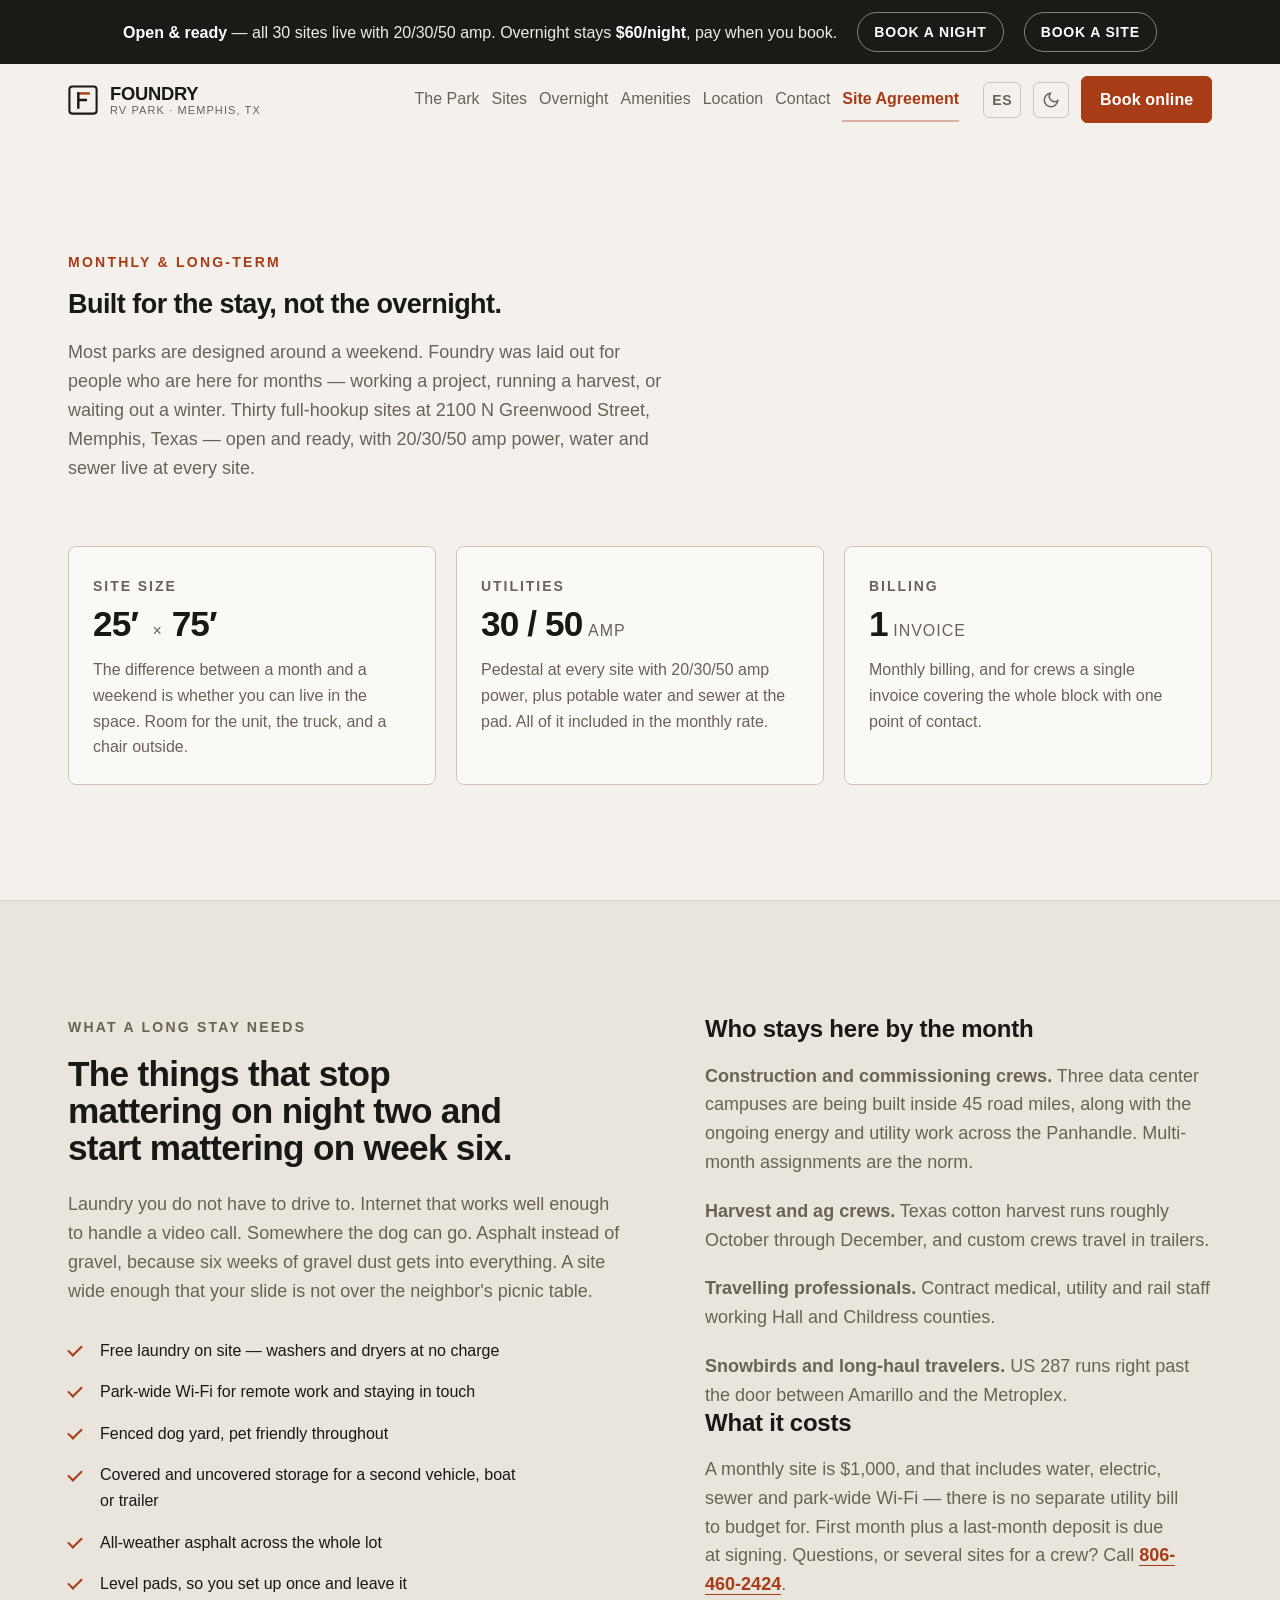
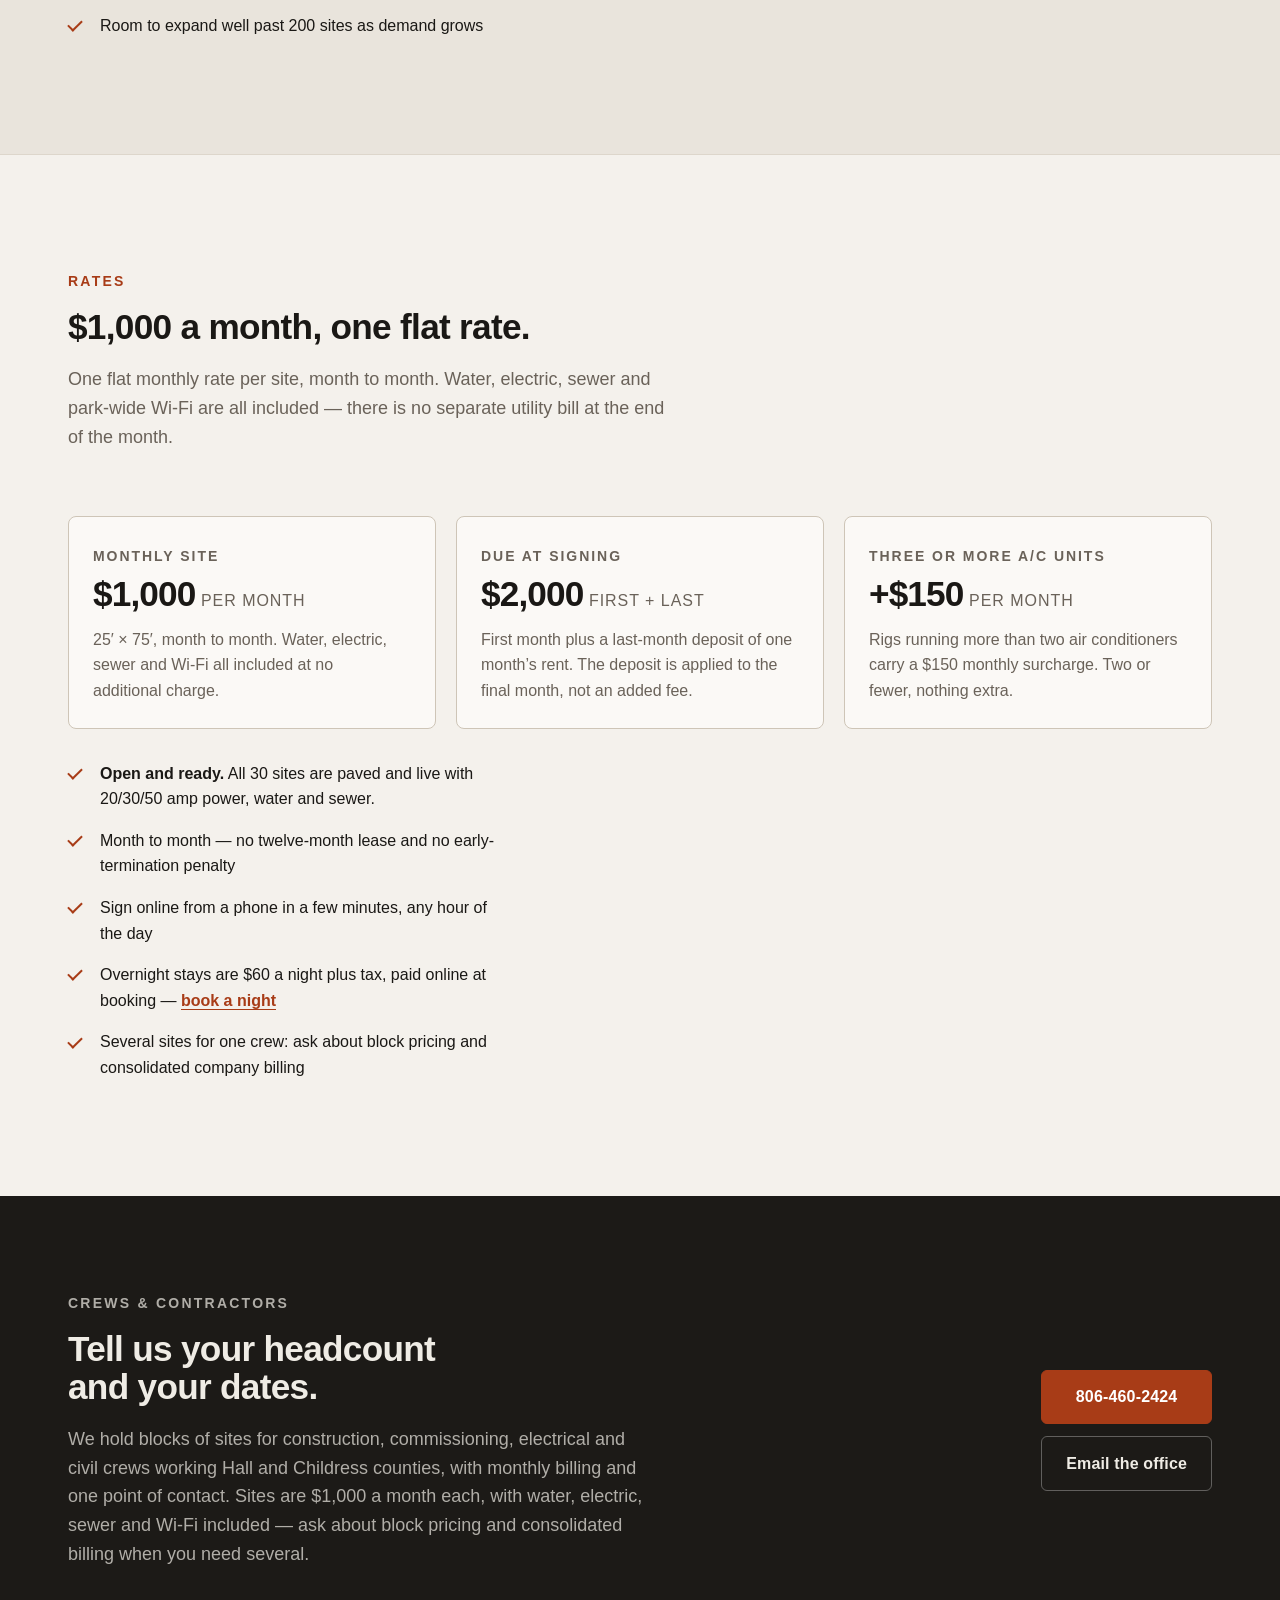
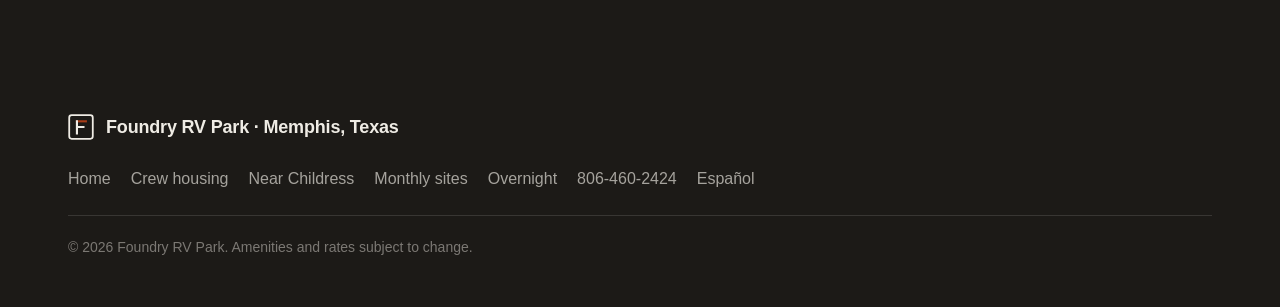
<file: monthly-rv-sites/index.html>
<!DOCTYPE html>
<html lang="en">
<head>
<meta charset="utf-8" />
<meta name="viewport" content="width=device-width, initial-scale=1" />
<title>Monthly RV Sites in the Texas Panhandle &mdash; Long-Term Full Hookups | Foundry RV Park</title>
<meta name="description" content="Monthly and long-term RV sites in Memphis, Texas on US 287. New 30-site full-hookup park built for multi-month stays: 25x75 pads, 20/30/50 amp, free laundry, Wi-Fi, dog yard, monthly billing. Open and ready. $1,000 a month with water, electric, sewer and Wi-Fi included, or $60 a night booked and paid online." />
<link rel="canonical" href="https://foundryrvpark.com/monthly-rv-sites/" />
<meta property="og:type" content="website" />
<meta property="og:url" content="https://foundryrvpark.com/monthly-rv-sites/" />
<meta property="og:title" content="Monthly RV Sites in the Texas Panhandle &mdash; Long-Term Full Hookups | Foundry RV Park" />
<meta property="og:description" content="Monthly and long-term RV sites in Memphis, Texas on US 287. New 30-site full-hookup park built for multi-month stays: 25x75 pads, 20/30/50 amp, free laundry, Wi-Fi, dog yard, monthly billing. Open and ready. $1,000 a month with water, electric, sewer and Wi-Fi included, or $60 a night booked and paid online." />
<meta property="og:image" content="https://foundryrvpark.com/assets/hero.jpg" />
<meta name="theme-color" content="#14130f" />
<link rel="icon" href="data:image/svg+xml,%3Csvg xmlns='http://www.w3.org/2000/svg' viewBox='0 0 32 32'%3E%3Crect x='1.5' y='1.5' width='29' height='29' rx='3' fill='%2314130f'/%3E%3Cpath d='M11 9h11M11 9v15M11 16h8' stroke='%23e0703f' stroke-width='2.6' stroke-linecap='square' fill='none'/%3E%3C/svg%3E" />
<link href="https://api.fontshare.com/v2/css?f[]=cabinet-grotesk@700,800,900&f[]=satoshi@400,500,700&display=swap" rel="stylesheet" />
<link rel="stylesheet" href="../style.css" />
<script type="application/ld+json">
{
  "@context": "https://schema.org",
  "@type": "BreadcrumbList",
  "itemListElement": [
    { "@type": "ListItem", "position": 1, "name": "Foundry RV Park", "item": "https://foundryrvpark.com/" },
    { "@type": "ListItem", "position": 2, "name": "Monthly RV Sites in the Texas Panhandle &mdash; Long-Term Full Hookups | Foundry RV Park", "item": "https://foundryrvpark.com/monthly-rv-sites/" }
  ]
}
</script>

</head>
<body>
<a class="skip" href="#main">Skip to content</a>

<aside class="announce">
  <p><strong>Open &amp; ready</strong> &mdash; all 30 sites live with 20/30/50 amp. Overnight stays <strong>$60/night</strong>, pay when you book.</p>
  <a href="../overnight/">Book a night</a>
  <a href="https://na4.docusign.net/Member/PowerFormSigning.aspx?PowerFormId=102dc6d5-dcdc-48c1-9114-8ed7002d5dbd&amp;env=na4&amp;acct=5a6d45d3-995d-4c4a-9f34-7e88ad826773&amp;v=2" target="_blank" rel="noopener">Book a site</a>
</aside>

<header class="header" id="top">
  <div class="header__inner">
    <a class="brand" href="../" aria-label="Foundry RV Park, home">
      <svg class="brand__mark" width="30" height="30" viewBox="0 0 32 32" fill="none" aria-hidden="true">
        <rect x="1.5" y="1.5" width="29" height="29" rx="3" stroke="currentColor" stroke-width="2.2"/>
        <path d="M11 9h11" stroke="var(--color-primary)" stroke-width="2.6" stroke-linecap="square"/>
        <path d="M11 9v15M11 16h8" stroke="currentColor" stroke-width="2.6" stroke-linecap="square"/>
      </svg>
      <span class="brand__text">
        <span class="brand__name">Foundry</span>
        <span class="brand__sub">RV Park &middot; Memphis, TX</span>
      </span>
    </a>

    <nav class="nav" aria-label="Sections">
      <a href="../#park">The Park</a>
      <a href="../#sites">Sites</a>
      <a href="../overnight/">Overnight</a>
      <a href="../#amenities">Amenities</a>
      <a href="../#location">Location</a>
      <a href="../#contact">Contact</a>
      <a class="nav__doc" href="https://na4.docusign.net/Member/PowerFormSigning.aspx?PowerFormId=102dc6d5-dcdc-48c1-9114-8ed7002d5dbd&amp;env=na4&amp;acct=5a6d45d3-995d-4c4a-9f34-7e88ad826773&amp;v=2" target="_blank" rel="noopener">Site Agreement</a>
    </nav>

    <div class="header__actions">
      <a class="lang" href="../es/" hreflang="es" lang="es" title="Ver esta p&aacute;gina en espa&ntilde;ol">ES</a>
      <button class="icon-btn" data-theme-toggle aria-label="Switch to light mode"></button>
      <a class="btn btn--primary btn--sm" href="https://na4.docusign.net/Member/PowerFormSigning.aspx?PowerFormId=102dc6d5-dcdc-48c1-9114-8ed7002d5dbd&amp;env=na4&amp;acct=5a6d45d3-995d-4c4a-9f34-7e88ad826773&amp;v=2" target="_blank" rel="noopener">Book online</a>
    </div>
  </div>
</header>

<main id="main">

  <section class="section">
    <div class="wrap">
      <header class="section-head">
        <p class="eyebrow">Monthly &amp; Long-Term</p>
        <h1>Built for the stay, not the overnight.</h1>
        <p class="section-head__lede">Most parks are designed around a weekend. Foundry was laid out for people who are here for months &mdash; working a project, running a harvest, or waiting out a winter. Thirty full-hookup sites at 2100 N Greenwood Street, Memphis, Texas &mdash; open and ready, with 20/30/50 amp power, water and sewer live at every site.</p>
      </header>

      <div class="cards">
        <article class="card">
          <h3>Site size</h3>
          <p class="card__big">25&prime; <span>&times;</span> 75&prime;</p>
          <p>The difference between a month and a weekend is whether you can live in the space. Room for the unit, the truck, and a chair outside.</p>
        </article>
        <article class="card">
          <h3>Utilities</h3>
          <p class="card__big">30 / 50<span>amp</span></p>
          <p>Pedestal at every site with 20/30/50 amp power, plus potable water and sewer at the pad. All of it included in the monthly rate.</p>
        </article>
        <article class="card">
          <h3>Billing</h3>
          <p class="card__big">1<span>invoice</span></p>
          <p>Monthly billing, and for crews a single invoice covering the whole block with one point of contact.</p>
        </article>
      </div>
    </div>
  </section>

  <section class="section section--offset">
    <div class="wrap grid-2">
      <div class="col-text">
        <p class="eyebrow">What a long stay needs</p>
        <h2>The things that stop mattering on night two and start mattering on week six.</h2>
        <p>Laundry you do not have to drive to. Internet that works well enough to handle a video call. Somewhere the dog can go. Asphalt instead of gravel, because six weeks of gravel dust gets into everything. A site wide enough that your slide is not over the neighbor's picnic table.</p>
        <ul class="checks" role="list">
          <li>Free laundry on site &mdash; washers and dryers at no charge</li>
          <li>Park-wide Wi-Fi for remote work and staying in touch</li>
          <li>Fenced dog yard, pet friendly throughout</li>
          <li>Covered and uncovered storage for a second vehicle, boat or trailer</li>
          <li>All-weather asphalt across the whole lot</li>
          <li>Level pads, so you set up once and leave it</li>
          <li>Room to expand well past 200 sites as demand grows</li>
        </ul>
      </div>
      <div class="col-text">
        <h3 class="h-sub">Who stays here by the month</h3>
        <p><strong>Construction and commissioning crews.</strong> Three data center campuses are being built inside 45 road miles, along with the ongoing energy and utility work across the Panhandle. Multi-month assignments are the norm.</p>
        <p><strong>Harvest and ag crews.</strong> Texas cotton harvest runs roughly October through December, and custom crews travel in trailers.</p>
        <p><strong>Travelling professionals.</strong> Contract medical, utility and rail staff working Hall and Childress counties.</p>
        <p><strong>Snowbirds and long-haul travelers.</strong> US 287 runs right past the door between Amarillo and the Metroplex.</p>
        <h3 class="h-sub">What it costs</h3>
        <p>A monthly site is $1,000, and that includes water, electric, sewer and park-wide Wi-Fi &mdash; there is no separate utility bill to budget for. First month plus a last-month deposit is due at signing. Questions, or several sites for a crew? Call <a class="link-strong" href="tel:+18064602424">806-460-2424</a>.</p>
      </div>
    </div>
  </section>


  <section class="section" id="rates">
    <div class="wrap">
      <header class="section-head">
        <p class="eyebrow">Rates</p>
        <h2>$1,000 a month, one flat rate.</h2>
        <p class="section-head__lede">One flat monthly rate per site, month to month. Water, electric, sewer and park-wide Wi-Fi are all included &mdash; there is no separate utility bill at the end of the month.</p>
      </header>
      <div class="cards">
        <article class="card">
          <h3>Monthly site</h3>
          <p class="card__big">$1,000<span>per month</span></p>
          <p>25&prime; &times; 75&prime;, month to month. Water, electric, sewer and Wi-Fi all included at no additional charge.</p>
        </article>
        <article class="card">
          <h3>Due at signing</h3>
          <p class="card__big">$2,000<span>first + last</span></p>
          <p>First month plus a last-month deposit of one month&rsquo;s rent. The deposit is applied to the final month, not an added fee.</p>
        </article>
        <article class="card">
          <h3>Three or more A/C units</h3>
          <p class="card__big">+$150<span>per month</span></p>
          <p>Rigs running more than two air conditioners carry a $150 monthly surcharge. Two or fewer, nothing extra.</p>
        </article>
      </div>
      <ul class="checks" role="list">
        <li><strong>Open and ready.</strong> All 30 sites are paved and live with 20/30/50 amp power, water and sewer.</li>
        <li>Month to month &mdash; no twelve-month lease and no early-termination penalty</li>
        <li>Sign online from a phone in a few minutes, any hour of the day</li>
        <li>Overnight stays are $60 a night plus tax, paid online at booking &mdash; <a class="link-strong" href="../overnight/">book a night</a></li>
        <li>Several sites for one crew: ask about block pricing and consolidated company billing</li>
      </ul>
    </div>
  </section>

  <section class="band" aria-labelledby="cta-h">
    <div class="wrap band__inner">
      <div>
        <p class="eyebrow eyebrow--light">Crews &amp; Contractors</p>
        <h2 id="cta-h">Tell us your headcount and your dates.</h2>
        <p>We hold blocks of sites for construction, commissioning, electrical and civil crews working Hall and Childress counties, with monthly billing and one point of contact. Sites are $1,000 a month each, with water, electric, sewer and Wi-Fi included &mdash; ask about block pricing and consolidated billing when you need several.</p>
      </div>
      <div class="band__cta">
        <a class="btn btn--primary" href="tel:+18064602424">806-460-2424</a>
        <a class="btn btn--outline" href="mailto:contact@foundryrvpark.com?subject=Crew%20housing%20inquiry">Email the office</a>
      </div>
    </div>
  </section>
</main>

<footer class="footer">
  <div class="wrap footer__inner">
    <div class="footer__brand">
      <svg width="26" height="26" viewBox="0 0 32 32" fill="none" aria-hidden="true">
        <rect x="1.5" y="1.5" width="29" height="29" rx="3" stroke="currentColor" stroke-width="2.2"/>
        <path d="M11 9h11" stroke="var(--color-primary)" stroke-width="2.6" stroke-linecap="square"/>
        <path d="M11 9v15M11 16h8" stroke="currentColor" stroke-width="2.6" stroke-linecap="square"/>
      </svg>
      <span>Foundry RV Park &middot; Memphis, Texas</span>
    </div>
    <nav class="footer__nav" aria-label="Footer">
      <a href="../">Home</a>
      <a href="../data-center-crew-housing/">Crew housing</a>
      <a href="../rv-park-near-childress/">Near Childress</a>
      <a href="../monthly-rv-sites/">Monthly sites</a>
      <a href="../overnight/">Overnight</a>
      <a href="tel:+18064602424">806-460-2424</a>
      <a href="../es/" hreflang="es" lang="es">Espa&ntilde;ol</a>
    </nav>
    <p class="footer__legal">&copy; <span id="yr">2026</span> Foundry RV Park. Amenities and rates subject to change.</p>
  </div>
</footer>

<script src="../script.js" defer></script>
</body>
</html>
</file>
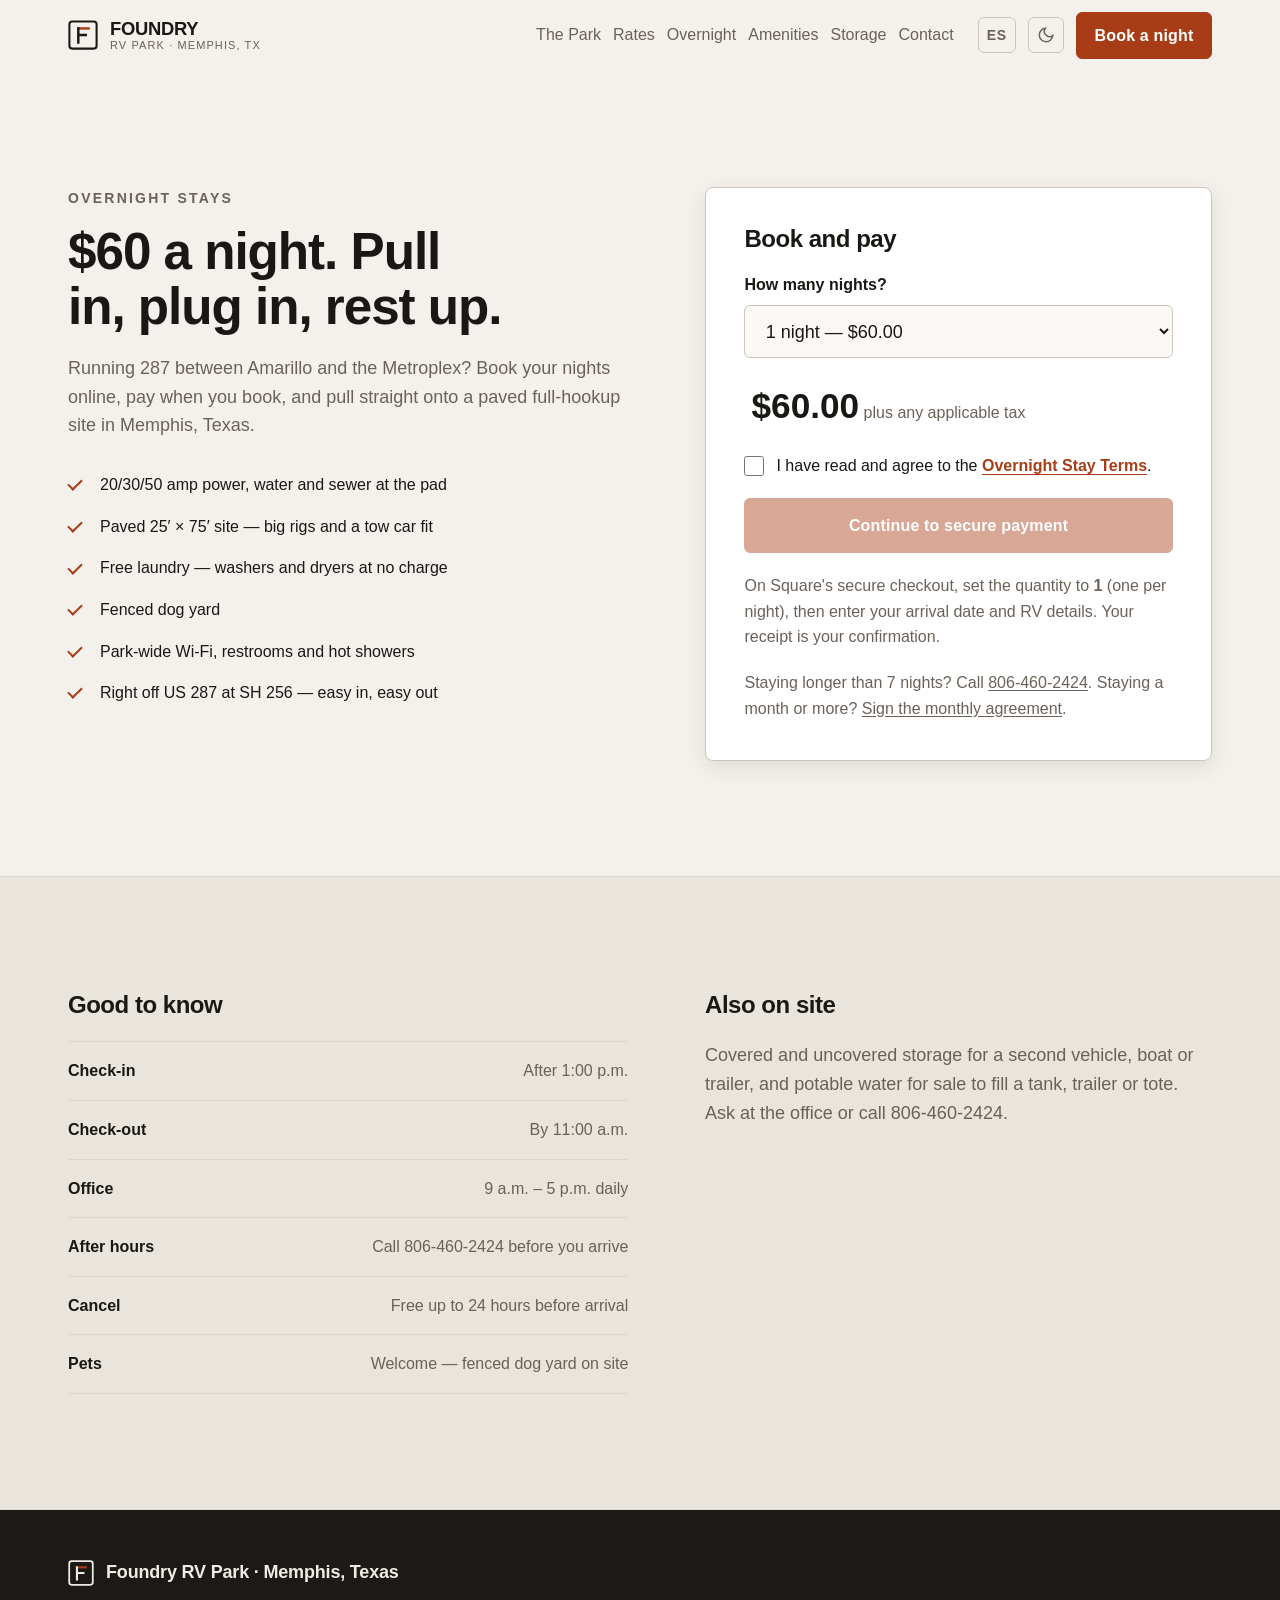
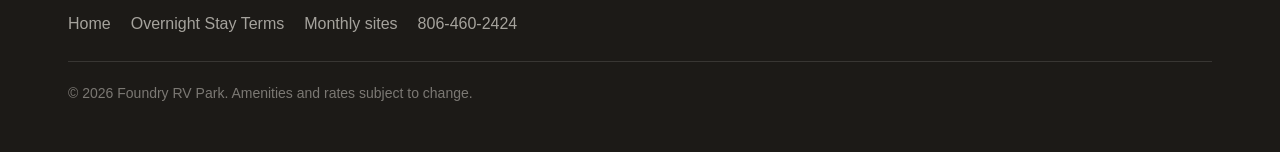
<file: overnight/index.html>
<!DOCTYPE html>
<html lang="en">
<head>
<meta charset="utf-8" />
<meta name="viewport" content="width=device-width, initial-scale=1" />
<title>Overnight RV Sites $60/Night &mdash; Foundry RV Park, Memphis TX</title>
<meta name="description" content="Overnight RV sites for $60 a night in Memphis, Texas on US 287. Paved full-hookup sites with 20/30/50 amp, free laundry and a dog yard. Book and pay online." />

<link rel="canonical" href="https://foundryrvpark.com/overnight/" />
<meta property="og:type" content="website" />
<meta property="og:url" content="https://foundryrvpark.com/overnight/" />
<meta property="og:title" content="Overnight RV Sites $60/Night &mdash; Foundry RV Park, Memphis TX" />
<meta property="og:description" content="Overnight RV sites for $60 a night in Memphis, Texas on US 287. Paved full-hookup sites with 20/30/50 amp, free laundry and a dog yard. Book and pay online." />
<meta property="og:image" content="https://foundryrvpark.com/assets/hero.jpg" />
<meta name="theme-color" content="#14130f" />
<link rel="icon" href="data:image/svg+xml,%3Csvg xmlns='http://www.w3.org/2000/svg' viewBox='0 0 32 32'%3E%3Crect x='1.5' y='1.5' width='29' height='29' rx='3' fill='%2314130f'/%3E%3Cpath d='M11 9h11M11 9v15M11 16h8' stroke='%23e0703f' stroke-width='2.6' stroke-linecap='square' fill='none'/%3E%3C/svg%3E" />
<link href="https://api.fontshare.com/v2/css?f[]=cabinet-grotesk@700,800,900&f[]=satoshi@400,500,700&display=swap" rel="stylesheet" />
<link rel="stylesheet" href="../style.css" />
</head>
<body>
<a class="skip" href="#main">Skip to content</a>

<header class="header" id="top">
  <div class="header__inner">
    <a class="brand" href="../" aria-label="Foundry RV Park, home">
      <svg class="brand__mark" width="30" height="30" viewBox="0 0 32 32" fill="none" aria-hidden="true">
        <rect x="1.5" y="1.5" width="29" height="29" rx="3" stroke="currentColor" stroke-width="2.2"/>
        <path d="M11 9h11" stroke="var(--color-primary)" stroke-width="2.6" stroke-linecap="square"/>
        <path d="M11 9v15M11 16h8" stroke="currentColor" stroke-width="2.6" stroke-linecap="square"/>
      </svg>
      <span class="brand__text">
        <span class="brand__name">Foundry</span>
        <span class="brand__sub">RV Park &middot; Memphis, TX</span>
      </span>
    </a>
    <nav class="nav" aria-label="Sections">
      <a href="../#park">The Park</a>
      <a href="../#rates">Rates</a>
      <a href="../overnight/">Overnight</a>
      <a href="../#amenities">Amenities</a>
      <a href="../#storage">Storage</a>
      <a href="../#contact">Contact</a>
    </nav>
    <div class="header__actions">
      <a class="lang" href="../es/noche/" hreflang="es" lang="es" title="Ver esta p&aacute;gina en espa&ntilde;ol">ES</a>
      <button class="icon-btn" data-theme-toggle aria-label="Switch to light mode"></button>
      <a class="btn btn--primary btn--sm" href="../overnight/#book">Book a night</a>
    </div>
  </div>
</header>

<main id="main">

  <section class="section">
    <div class="wrap grid-2 overnight">
      <div class="col-text">
        <p class="eyebrow">Overnight Stays</p>
        <h1 class="h-page">$60 a night. Pull in, plug in, rest up.</h1>
        <p class="section-head__lede">Running 287 between Amarillo and the Metroplex? Book your nights online, pay when you book, and pull straight onto a paved full-hookup site in Memphis, Texas.</p>
        <ul class="checks" role="list">
          <li>20/30/50 amp power, water and sewer at the pad</li>
<li>Paved 25&prime; &times; 75&prime; site &mdash; big rigs and a tow car fit</li>
<li>Free laundry &mdash; washers and dryers at no charge</li>
<li>Fenced dog yard</li>
<li>Park-wide Wi-Fi, restrooms and hot showers</li>
<li>Right off US 287 at SH 256 &mdash; easy in, easy out</li>
        </ul>
      </div>
      <div class="col-media">
        <div class="bookbox" id="book" data-links="{&quot;1&quot;: &quot;https://square.link/u/nOveZqTH&quot;, &quot;2&quot;: &quot;https://square.link/u/nOveZqTH&quot;, &quot;3&quot;: &quot;https://square.link/u/nOveZqTH&quot;, &quot;4&quot;: &quot;https://square.link/u/nOveZqTH&quot;, &quot;5&quot;: &quot;https://square.link/u/nOveZqTH&quot;, &quot;6&quot;: &quot;https://square.link/u/nOveZqTH&quot;, &quot;7&quot;: &quot;https://square.link/u/nOveZqTH&quot;}">
          <h2 class="h-sub">Book and pay</h2>
          <label class="field">
            <span class="field__label">How many nights?</span>
            <select id="nights" class="field__input">
              <option value="1">1 night &mdash; $60.00</option>
              <option value="2">2 nights &mdash; $120.00</option>
              <option value="3">3 nights &mdash; $180.00</option>
              <option value="4">4 nights &mdash; $240.00</option>
              <option value="5">5 nights &mdash; $300.00</option>
              <option value="6">6 nights &mdash; $360.00</option>
              <option value="7">7 nights &mdash; $420.00</option>
            </select>
          </label>
          <p class="bookbox__total" aria-live="polite"><strong id="tot">$60.00</strong> <span id="sum">plus any applicable tax</span></p>
          <label class="agree">
            <input type="checkbox" id="agree" />
            <span>I have read and agree to the <a class="link-strong" href="../overnight/terms/" target="_blank" rel="noopener">Overnight Stay Terms</a>.</span>
          </label>
          <button class="btn btn--primary bookbox__pay" id="pay" type="button" disabled>Continue to secure payment</button>
          <p class="bookbox__note small muted" id="paynote">On Square's secure checkout, set the quantity to <strong id="qn">1</strong> (one per night), then enter your arrival date and RV details. Your receipt is your confirmation.</p>
          <p class="bookbox__note small muted">Staying longer than 7 nights? Call <a href="tel:+18064602424">806-460-2424</a>. Staying a month or more? <a href="https://na4.docusign.net/Member/PowerFormSigning.aspx?PowerFormId=102dc6d5-dcdc-48c1-9114-8ed7002d5dbd&amp;env=na4&amp;acct=5a6d45d3-995d-4c4a-9f34-7e88ad826773&amp;v=2" target="_blank" rel="noopener">Sign the monthly agreement</a>.</p>
        </div>
        <script>
        (function(){
          var box=document.getElementById('book'),links={};
          try{links=JSON.parse(box.getAttribute('data-links')||'{}');}catch(e){}
          var sel=document.getElementById('nights'),ag=document.getElementById('agree'),pay=document.getElementById('pay');
          var tw='tax';
          function money(c){return '$'+(c/100).toFixed(2).replace(/\B(?=(\d{3})+(?!\d))/g,',');}
          function upd(){var n=+sel.value,b=n*6000;
            document.getElementById('tot').textContent=money(b);
            document.getElementById('qn').textContent=n;
            pay.disabled=!ag.checked;}
          sel.addEventListener('change',upd);ag.addEventListener('change',upd);upd();
          pay.addEventListener('click',function(){
            var u=links[sel.value];
            if(u){window.location.href=u;}
            else{window.location.href='tel:+18064602424';}
          });
        })();
        </script>
      </div>
    </div>
  </section>
  <section class="section section--offset">
    <div class="wrap grid-2">
      <div class="col-text">
        <h2 class="h-sub">Good to know</h2>
        <dl class="spec">
          <div><dt>Check-in</dt><dd>After 1:00 p.m.</dd></div>
<div><dt>Check-out</dt><dd>By 11:00 a.m.</dd></div>
<div><dt>Office</dt><dd>9 a.m. &ndash; 5 p.m. daily</dd></div>
<div><dt>After hours</dt><dd>Call 806-460-2424 before you arrive</dd></div>
<div><dt>Cancel</dt><dd>Free up to 24 hours before arrival</dd></div>
<div><dt>Pets</dt><dd>Welcome &mdash; fenced dog yard on site</dd></div>
        </dl>
      </div>
      <div class="col-text">
        <h2 class="h-sub">Also on site</h2>
        <p class="muted">Covered and uncovered storage for a second vehicle, boat or trailer, and potable water for sale to fill a tank, trailer or tote. Ask at the office or call 806-460-2424.</p>
      </div>
    </div>
  </section>
</main>

<footer class="footer">
  <div class="wrap footer__inner">
    <div class="footer__brand">
      <svg width="26" height="26" viewBox="0 0 32 32" fill="none" aria-hidden="true">
        <rect x="1.5" y="1.5" width="29" height="29" rx="3" stroke="currentColor" stroke-width="2.2"/>
        <path d="M11 9h11" stroke="var(--color-primary)" stroke-width="2.6" stroke-linecap="square"/>
        <path d="M11 9v15M11 16h8" stroke="currentColor" stroke-width="2.6" stroke-linecap="square"/>
      </svg>
      <span>Foundry RV Park &middot; Memphis, Texas</span>
    </div>
    <nav class="footer__nav" aria-label="Footer">
      <a href="../">Home</a>
      <a href="../overnight/terms/">Overnight Stay Terms</a>
      <a href="../monthly-rv-sites/">Monthly sites</a>
      <a href="tel:+18064602424">806-460-2424</a>
    </nav>
    <p class="footer__legal">&copy; <span id="yr">2026</span> Foundry RV Park. Amenities and rates subject to change.</p>
  </div>
</footer>

<script src="../script.js" defer></script>
</body>
</html>
</file>
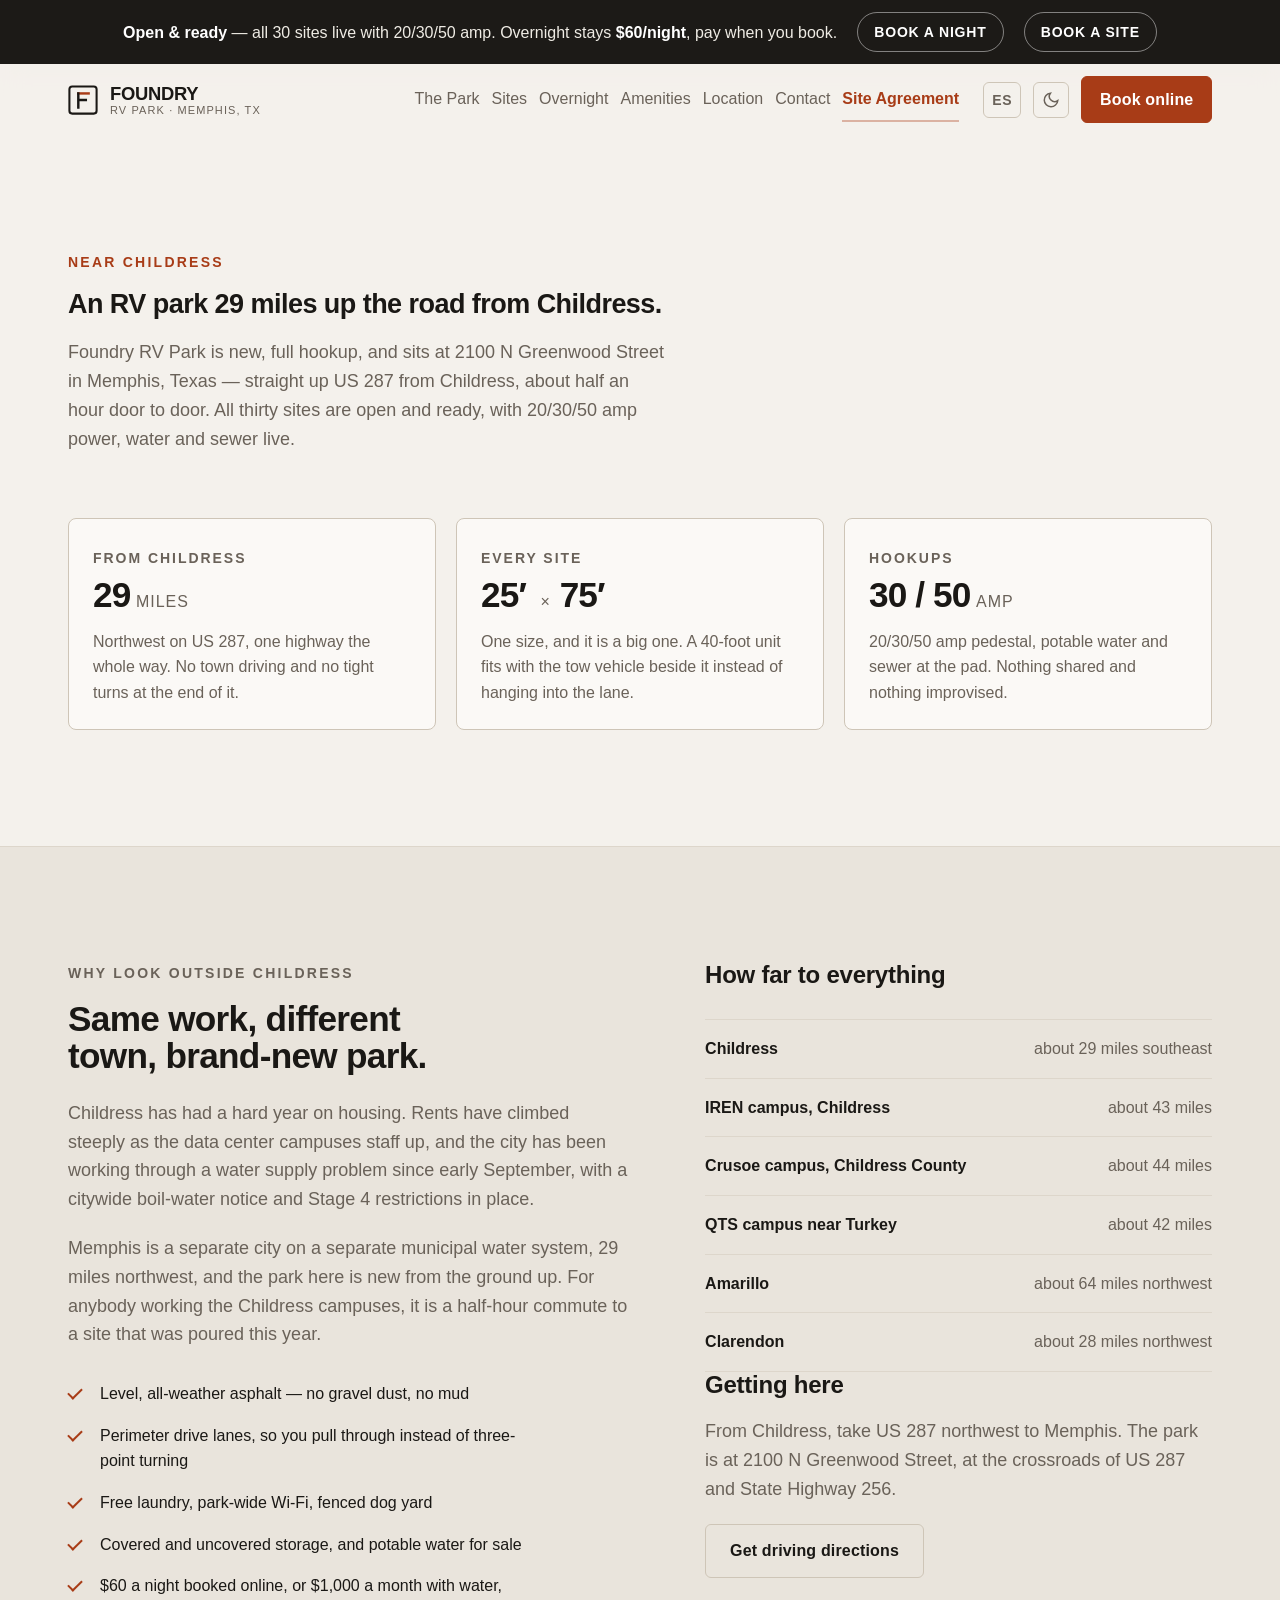
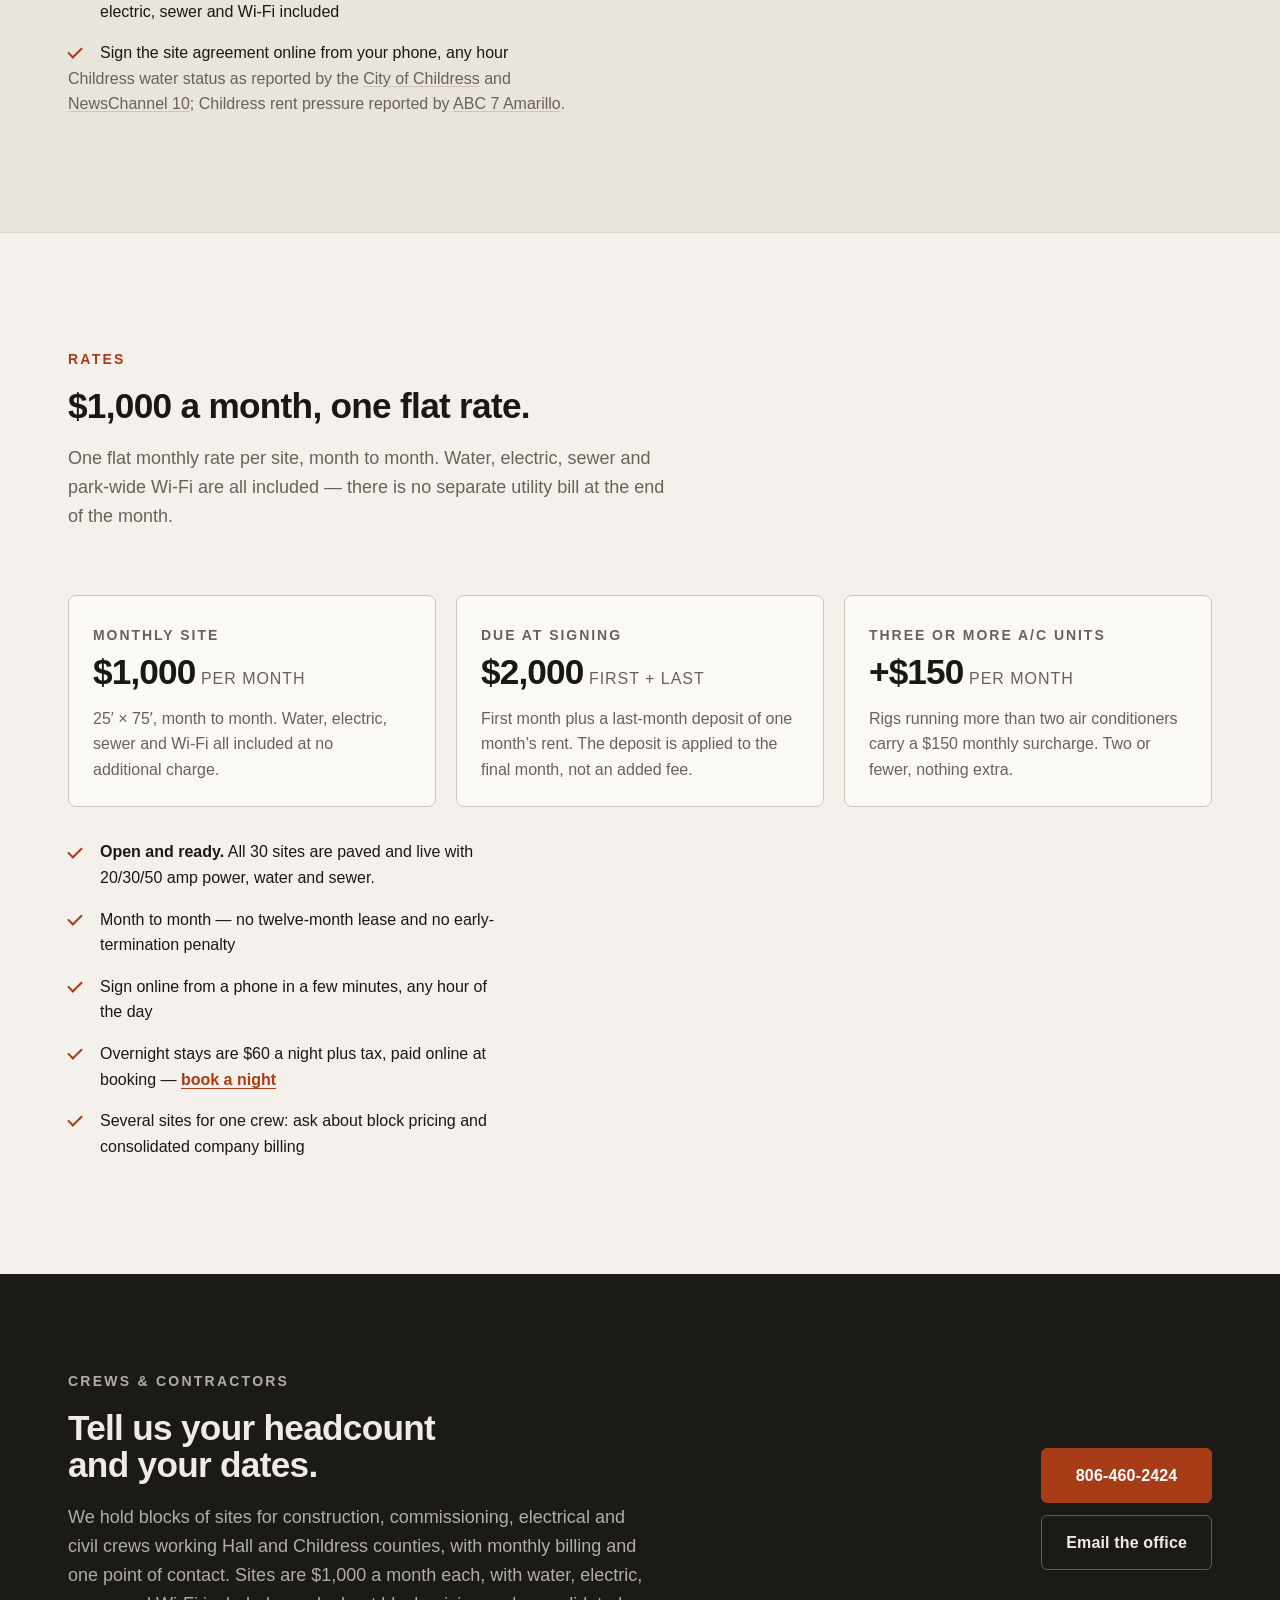
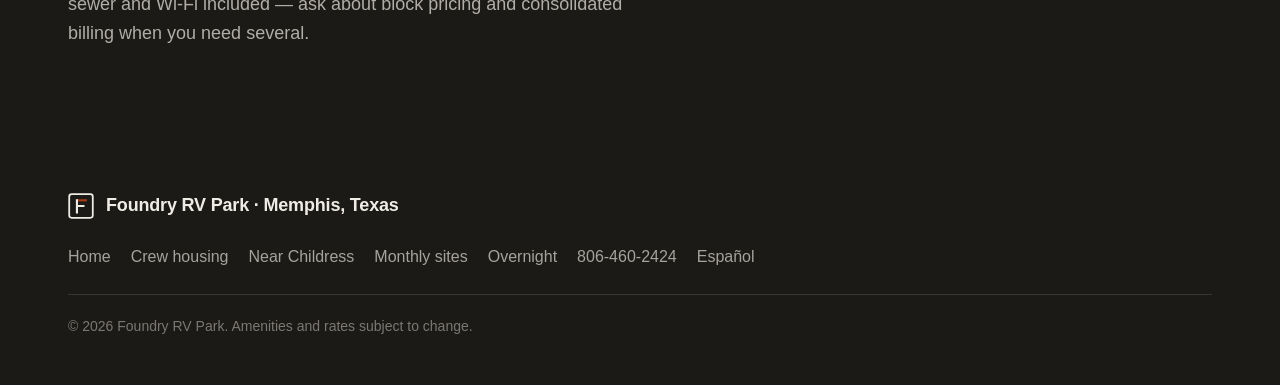
<file: rv-park-near-childress/index.html>
<!DOCTYPE html>
<html lang="en">
<head>
<meta charset="utf-8" />
<meta name="viewport" content="width=device-width, initial-scale=1" />
<title>RV Park Near Childress, TX &mdash; Full Hookups 29 Miles Up US 287 | Foundry RV Park</title>
<meta name="description" content="Looking for an RV park near Childress, Texas? Foundry RV Park is a new 30-site full-hookup park in Memphis, TX, about 29 miles northwest on US 287. 25x75 sites, 20/30/50 amp, free laundry, Wi-Fi, dog yard. Open and ready. $1,000 a month with water, electric, sewer and Wi-Fi included, or $60 a night booked and paid online." />
<link rel="canonical" href="https://foundryrvpark.com/rv-park-near-childress/" />
<meta property="og:type" content="website" />
<meta property="og:url" content="https://foundryrvpark.com/rv-park-near-childress/" />
<meta property="og:title" content="RV Park Near Childress, TX &mdash; Full Hookups 29 Miles Up US 287 | Foundry RV Park" />
<meta property="og:description" content="Looking for an RV park near Childress, Texas? Foundry RV Park is a new 30-site full-hookup park in Memphis, TX, about 29 miles northwest on US 287. 25x75 sites, 20/30/50 amp, free laundry, Wi-Fi, dog yard. Open and ready. $1,000 a month with water, electric, sewer and Wi-Fi included, or $60 a night booked and paid online." />
<meta property="og:image" content="https://foundryrvpark.com/assets/hero.jpg" />
<meta name="theme-color" content="#14130f" />
<link rel="icon" href="data:image/svg+xml,%3Csvg xmlns='http://www.w3.org/2000/svg' viewBox='0 0 32 32'%3E%3Crect x='1.5' y='1.5' width='29' height='29' rx='3' fill='%2314130f'/%3E%3Cpath d='M11 9h11M11 9v15M11 16h8' stroke='%23e0703f' stroke-width='2.6' stroke-linecap='square' fill='none'/%3E%3C/svg%3E" />
<link href="https://api.fontshare.com/v2/css?f[]=cabinet-grotesk@700,800,900&f[]=satoshi@400,500,700&display=swap" rel="stylesheet" />
<link rel="stylesheet" href="../style.css" />
<script type="application/ld+json">
{
  "@context": "https://schema.org",
  "@type": "BreadcrumbList",
  "itemListElement": [
    { "@type": "ListItem", "position": 1, "name": "Foundry RV Park", "item": "https://foundryrvpark.com/" },
    { "@type": "ListItem", "position": 2, "name": "RV Park Near Childress, TX &mdash; Full Hookups 29 Miles Up US 287 | Foundry RV Park", "item": "https://foundryrvpark.com/rv-park-near-childress/" }
  ]
}
</script>

</head>
<body>
<a class="skip" href="#main">Skip to content</a>

<aside class="announce">
  <p><strong>Open &amp; ready</strong> &mdash; all 30 sites live with 20/30/50 amp. Overnight stays <strong>$60/night</strong>, pay when you book.</p>
  <a href="../overnight/">Book a night</a>
  <a href="https://na4.docusign.net/Member/PowerFormSigning.aspx?PowerFormId=102dc6d5-dcdc-48c1-9114-8ed7002d5dbd&amp;env=na4&amp;acct=5a6d45d3-995d-4c4a-9f34-7e88ad826773&amp;v=2" target="_blank" rel="noopener">Book a site</a>
</aside>

<header class="header" id="top">
  <div class="header__inner">
    <a class="brand" href="../" aria-label="Foundry RV Park, home">
      <svg class="brand__mark" width="30" height="30" viewBox="0 0 32 32" fill="none" aria-hidden="true">
        <rect x="1.5" y="1.5" width="29" height="29" rx="3" stroke="currentColor" stroke-width="2.2"/>
        <path d="M11 9h11" stroke="var(--color-primary)" stroke-width="2.6" stroke-linecap="square"/>
        <path d="M11 9v15M11 16h8" stroke="currentColor" stroke-width="2.6" stroke-linecap="square"/>
      </svg>
      <span class="brand__text">
        <span class="brand__name">Foundry</span>
        <span class="brand__sub">RV Park &middot; Memphis, TX</span>
      </span>
    </a>

    <nav class="nav" aria-label="Sections">
      <a href="../#park">The Park</a>
      <a href="../#sites">Sites</a>
      <a href="../overnight/">Overnight</a>
      <a href="../#amenities">Amenities</a>
      <a href="../#location">Location</a>
      <a href="../#contact">Contact</a>
      <a class="nav__doc" href="https://na4.docusign.net/Member/PowerFormSigning.aspx?PowerFormId=102dc6d5-dcdc-48c1-9114-8ed7002d5dbd&amp;env=na4&amp;acct=5a6d45d3-995d-4c4a-9f34-7e88ad826773&amp;v=2" target="_blank" rel="noopener">Site Agreement</a>
    </nav>

    <div class="header__actions">
      <a class="lang" href="../es/" hreflang="es" lang="es" title="Ver esta p&aacute;gina en espa&ntilde;ol">ES</a>
      <button class="icon-btn" data-theme-toggle aria-label="Switch to light mode"></button>
      <a class="btn btn--primary btn--sm" href="https://na4.docusign.net/Member/PowerFormSigning.aspx?PowerFormId=102dc6d5-dcdc-48c1-9114-8ed7002d5dbd&amp;env=na4&amp;acct=5a6d45d3-995d-4c4a-9f34-7e88ad826773&amp;v=2" target="_blank" rel="noopener">Book online</a>
    </div>
  </div>
</header>

<main id="main">

  <section class="section">
    <div class="wrap">
      <header class="section-head">
        <p class="eyebrow">Near Childress</p>
        <h1>An RV park 29 miles up the road from Childress.</h1>
        <p class="section-head__lede">Foundry RV Park is new, full hookup, and sits at 2100 N Greenwood Street in Memphis, Texas &mdash; straight up US 287 from Childress, about half an hour door to door. All thirty sites are open and ready, with 20/30/50 amp power, water and sewer live.</p>
      </header>

      <div class="cards">
        <article class="card">
          <h3>From Childress</h3>
          <p class="card__big">29<span>miles</span></p>
          <p>Northwest on US 287, one highway the whole way. No town driving and no tight turns at the end of it.</p>
        </article>
        <article class="card">
          <h3>Every site</h3>
          <p class="card__big">25&prime; <span>&times;</span> 75&prime;</p>
          <p>One size, and it is a big one. A 40-foot unit fits with the tow vehicle beside it instead of hanging into the lane.</p>
        </article>
        <article class="card">
          <h3>Hookups</h3>
          <p class="card__big">30 / 50<span>amp</span></p>
          <p>20/30/50 amp pedestal, potable water and sewer at the pad. Nothing shared and nothing improvised.</p>
        </article>
      </div>
    </div>
  </section>

  <section class="section section--offset">
    <div class="wrap grid-2">
      <div class="col-text">
        <p class="eyebrow">Why look outside Childress</p>
        <h2>Same work, different town, brand-new park.</h2>
        <p>Childress has had a hard year on housing. Rents have climbed steeply as the data center campuses staff up, and the city has been working through a water supply problem since early September, with a citywide boil-water notice and Stage 4 restrictions in place.</p>
        <p>Memphis is a separate city on a separate municipal water system, 29 miles northwest, and the park here is new from the ground up. For anybody working the Childress campuses, it is a half-hour commute to a site that was poured this year.</p>
        <ul class="checks" role="list">
          <li>Level, all-weather asphalt &mdash; no gravel dust, no mud</li>
          <li>Perimeter drive lanes, so you pull through instead of three-point turning</li>
          <li>Free laundry, park-wide Wi-Fi, fenced dog yard</li>
          <li>Covered and uncovered storage, and potable water for sale</li>
          <li>$60 a night booked online, or $1,000 a month with water, electric, sewer and Wi-Fi included</li>
          <li>Sign the site agreement online from your phone, any hour</li>
        </ul>
        <p class="muted small">Childress water status as reported by the <a href="https://www.cityofchildress.com" rel="noopener">City of Childress</a> and <a href="https://www.newschannel10.com" rel="noopener">NewsChannel 10</a>; Childress rent pressure reported by <a href="https://abc7amarillo.com/news/local" rel="noopener">ABC 7 Amarillo</a>.</p>
      </div>
      <div class="col-text">
        <h3 class="h-sub">How far to everything</h3>
        <dl class="spec spec--distances">
          <div><dt>Childress</dt><dd>about 29 miles southeast</dd></div>
          <div><dt>IREN campus, Childress</dt><dd>about 43 miles</dd></div>
          <div><dt>Crusoe campus, Childress County</dt><dd>about 44 miles</dd></div>
          <div><dt>QTS campus near Turkey</dt><dd>about 42 miles</dd></div>
          <div><dt>Amarillo</dt><dd>about 64 miles northwest</dd></div>
          <div><dt>Clarendon</dt><dd>about 28 miles northwest</dd></div>
        </dl>
        <h3 class="h-sub">Getting here</h3>
        <p>From Childress, take US 287 northwest to Memphis. The park is at 2100 N Greenwood Street, at the crossroads of US 287 and State Highway 256.</p>
        <p><a class="btn btn--outline" href="https://www.google.com/maps/dir/?api=1&amp;destination=34.738504%2C-100.554043&amp;destination_place_id=ChIJvwx7NwmBqocRW0rGeHqaBI8" target="_blank" rel="noopener">Get driving directions</a></p>
      </div>
    </div>
  </section>


  <section class="section" id="rates">
    <div class="wrap">
      <header class="section-head">
        <p class="eyebrow">Rates</p>
        <h2>$1,000 a month, one flat rate.</h2>
        <p class="section-head__lede">One flat monthly rate per site, month to month. Water, electric, sewer and park-wide Wi-Fi are all included &mdash; there is no separate utility bill at the end of the month.</p>
      </header>
      <div class="cards">
        <article class="card">
          <h3>Monthly site</h3>
          <p class="card__big">$1,000<span>per month</span></p>
          <p>25&prime; &times; 75&prime;, month to month. Water, electric, sewer and Wi-Fi all included at no additional charge.</p>
        </article>
        <article class="card">
          <h3>Due at signing</h3>
          <p class="card__big">$2,000<span>first + last</span></p>
          <p>First month plus a last-month deposit of one month&rsquo;s rent. The deposit is applied to the final month, not an added fee.</p>
        </article>
        <article class="card">
          <h3>Three or more A/C units</h3>
          <p class="card__big">+$150<span>per month</span></p>
          <p>Rigs running more than two air conditioners carry a $150 monthly surcharge. Two or fewer, nothing extra.</p>
        </article>
      </div>
      <ul class="checks" role="list">
        <li><strong>Open and ready.</strong> All 30 sites are paved and live with 20/30/50 amp power, water and sewer.</li>
        <li>Month to month &mdash; no twelve-month lease and no early-termination penalty</li>
        <li>Sign online from a phone in a few minutes, any hour of the day</li>
        <li>Overnight stays are $60 a night plus tax, paid online at booking &mdash; <a class="link-strong" href="../overnight/">book a night</a></li>
        <li>Several sites for one crew: ask about block pricing and consolidated company billing</li>
      </ul>
    </div>
  </section>

  <section class="band" aria-labelledby="cta-h">
    <div class="wrap band__inner">
      <div>
        <p class="eyebrow eyebrow--light">Crews &amp; Contractors</p>
        <h2 id="cta-h">Tell us your headcount and your dates.</h2>
        <p>We hold blocks of sites for construction, commissioning, electrical and civil crews working Hall and Childress counties, with monthly billing and one point of contact. Sites are $1,000 a month each, with water, electric, sewer and Wi-Fi included &mdash; ask about block pricing and consolidated billing when you need several.</p>
      </div>
      <div class="band__cta">
        <a class="btn btn--primary" href="tel:+18064602424">806-460-2424</a>
        <a class="btn btn--outline" href="mailto:contact@foundryrvpark.com?subject=Crew%20housing%20inquiry">Email the office</a>
      </div>
    </div>
  </section>
</main>

<footer class="footer">
  <div class="wrap footer__inner">
    <div class="footer__brand">
      <svg width="26" height="26" viewBox="0 0 32 32" fill="none" aria-hidden="true">
        <rect x="1.5" y="1.5" width="29" height="29" rx="3" stroke="currentColor" stroke-width="2.2"/>
        <path d="M11 9h11" stroke="var(--color-primary)" stroke-width="2.6" stroke-linecap="square"/>
        <path d="M11 9v15M11 16h8" stroke="currentColor" stroke-width="2.6" stroke-linecap="square"/>
      </svg>
      <span>Foundry RV Park &middot; Memphis, Texas</span>
    </div>
    <nav class="footer__nav" aria-label="Footer">
      <a href="../">Home</a>
      <a href="../data-center-crew-housing/">Crew housing</a>
      <a href="../rv-park-near-childress/">Near Childress</a>
      <a href="../monthly-rv-sites/">Monthly sites</a>
      <a href="../overnight/">Overnight</a>
      <a href="tel:+18064602424">806-460-2424</a>
      <a href="../es/" hreflang="es" lang="es">Espa&ntilde;ol</a>
    </nav>
    <p class="footer__legal">&copy; <span id="yr">2026</span> Foundry RV Park. Amenities and rates subject to change.</p>
  </div>
</footer>

<script src="../script.js" defer></script>
</body>
</html>
</file>
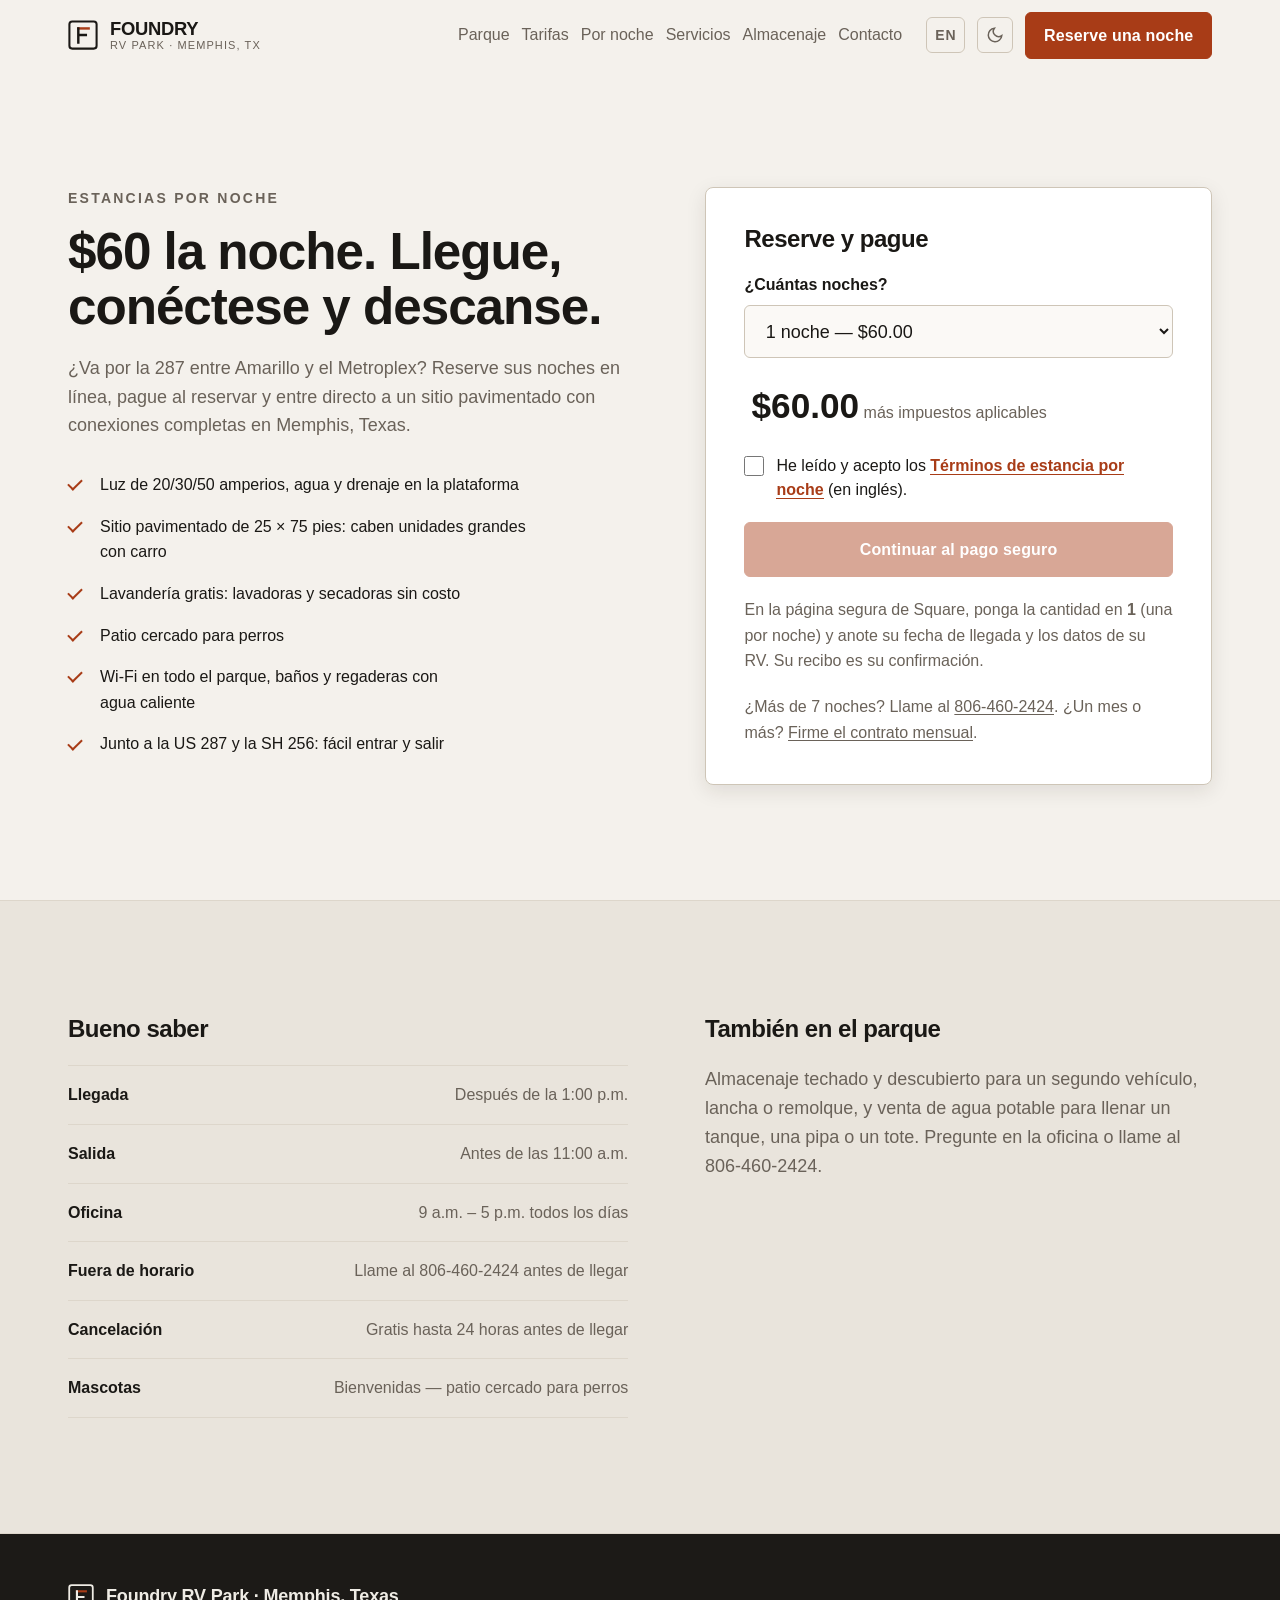
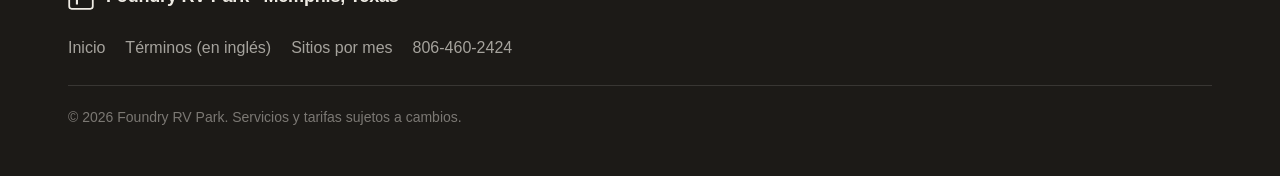
<file: es/noche/index.html>
<!DOCTYPE html>
<html lang="es">
<head>
<meta charset="utf-8" />
<meta name="viewport" content="width=device-width, initial-scale=1" />
<title>Estancias por noche $60 &mdash; Foundry RV Park, Memphis TX</title>
<meta name="description" content="Sitios de RV por noche a $60 en Memphis, Texas, sobre la US 287. Conexiones completas de 20/30/50 amperios, lavander&iacute;a gratis y patio para perros. Reserve y pague en l&iacute;nea." />

<link rel="canonical" href="https://foundryrvpark.com/es/noche/" />
<meta property="og:type" content="website" />
<meta property="og:url" content="https://foundryrvpark.com/es/noche/" />
<meta property="og:title" content="Estancias por noche $60 &mdash; Foundry RV Park, Memphis TX" />
<meta property="og:description" content="Sitios de RV por noche a $60 en Memphis, Texas, sobre la US 287. Conexiones completas de 20/30/50 amperios, lavander&iacute;a gratis y patio para perros. Reserve y pague en l&iacute;nea." />
<meta property="og:image" content="https://foundryrvpark.com/assets/hero.jpg" />
<meta name="theme-color" content="#14130f" />
<link rel="icon" href="data:image/svg+xml,%3Csvg xmlns='http://www.w3.org/2000/svg' viewBox='0 0 32 32'%3E%3Crect x='1.5' y='1.5' width='29' height='29' rx='3' fill='%2314130f'/%3E%3Cpath d='M11 9h11M11 9v15M11 16h8' stroke='%23e0703f' stroke-width='2.6' stroke-linecap='square' fill='none'/%3E%3C/svg%3E" />
<link href="https://api.fontshare.com/v2/css?f[]=cabinet-grotesk@700,800,900&f[]=satoshi@400,500,700&display=swap" rel="stylesheet" />
<link rel="stylesheet" href="../../style.css" />
</head>
<body>
<a class="skip" href="#main">Saltar al contenido</a>

<header class="header" id="top">
  <div class="header__inner">
    <a class="brand" href="../../es/" aria-label="Foundry RV Park, inicio">
      <svg class="brand__mark" width="30" height="30" viewBox="0 0 32 32" fill="none" aria-hidden="true">
        <rect x="1.5" y="1.5" width="29" height="29" rx="3" stroke="currentColor" stroke-width="2.2"/>
        <path d="M11 9h11" stroke="var(--color-primary)" stroke-width="2.6" stroke-linecap="square"/>
        <path d="M11 9v15M11 16h8" stroke="currentColor" stroke-width="2.6" stroke-linecap="square"/>
      </svg>
      <span class="brand__text">
        <span class="brand__name">Foundry</span>
        <span class="brand__sub">RV Park &middot; Memphis, TX</span>
      </span>
    </a>
    <nav class="nav" aria-label="Secciones">
      <a href="../../es/#park">Parque</a>
      <a href="../../es/#rates">Tarifas</a>
      <a href="../../es/noche/">Por noche</a>
      <a href="../../es/#amenities">Servicios</a>
      <a href="../../es/#storage">Almacenaje</a>
      <a href="../../es/#contact">Contacto</a>
    </nav>
    <div class="header__actions">
      <a class="lang" href="../../overnight/" hreflang="en" lang="en" title="View this page in English">EN</a>
      <button class="icon-btn" data-theme-toggle aria-label="Switch to light mode"></button>
      <a class="btn btn--primary btn--sm" href="../../es/noche/#book">Reserve una noche</a>
    </div>
  </div>
</header>

<main id="main">

  <section class="section">
    <div class="wrap grid-2 overnight">
      <div class="col-text">
        <p class="eyebrow">Estancias por noche</p>
        <h1 class="h-page">$60 la noche. Llegue, con&eacute;ctese y descanse.</h1>
        <p class="section-head__lede">&iquest;Va por la 287 entre Amarillo y el Metroplex? Reserve sus noches en l&iacute;nea, pague al reservar y entre directo a un sitio pavimentado con conexiones completas en Memphis, Texas.</p>
        <ul class="checks" role="list">
          <li>Luz de 20/30/50 amperios, agua y drenaje en la plataforma</li>
<li>Sitio pavimentado de 25 &times; 75 pies: caben unidades grandes con carro</li>
<li>Lavander&iacute;a gratis: lavadoras y secadoras sin costo</li>
<li>Patio cercado para perros</li>
<li>Wi-Fi en todo el parque, ba&ntilde;os y regaderas con agua caliente</li>
<li>Junto a la US 287 y la SH 256: f&aacute;cil entrar y salir</li>
        </ul>
      </div>
      <div class="col-media">
        <div class="bookbox" id="book" data-links="{&quot;1&quot;: &quot;https://square.link/u/nOveZqTH&quot;, &quot;2&quot;: &quot;https://square.link/u/nOveZqTH&quot;, &quot;3&quot;: &quot;https://square.link/u/nOveZqTH&quot;, &quot;4&quot;: &quot;https://square.link/u/nOveZqTH&quot;, &quot;5&quot;: &quot;https://square.link/u/nOveZqTH&quot;, &quot;6&quot;: &quot;https://square.link/u/nOveZqTH&quot;, &quot;7&quot;: &quot;https://square.link/u/nOveZqTH&quot;}">
          <h2 class="h-sub">Reserve y pague</h2>
          <label class="field">
            <span class="field__label">&iquest;Cu&aacute;ntas noches?</span>
            <select id="nights" class="field__input">
              <option value="1">1 noche &mdash; $60.00</option>
              <option value="2">2 noches &mdash; $120.00</option>
              <option value="3">3 noches &mdash; $180.00</option>
              <option value="4">4 noches &mdash; $240.00</option>
              <option value="5">5 noches &mdash; $300.00</option>
              <option value="6">6 noches &mdash; $360.00</option>
              <option value="7">7 noches &mdash; $420.00</option>
            </select>
          </label>
          <p class="bookbox__total" aria-live="polite"><strong id="tot">$60.00</strong> <span id="sum">m&aacute;s impuestos aplicables</span></p>
          <label class="agree">
            <input type="checkbox" id="agree" />
            <span>He le&iacute;do y acepto los <a class="link-strong" href="../../overnight/terms/" target="_blank" rel="noopener">T&eacute;rminos de estancia por noche</a> (en ingl&eacute;s).</span>
          </label>
          <button class="btn btn--primary bookbox__pay" id="pay" type="button" disabled>Continuar al pago seguro</button>
          <p class="bookbox__note small muted" id="paynote">En la p&aacute;gina segura de Square, ponga la cantidad en <strong id="qn">1</strong> (una por noche) y anote su fecha de llegada y los datos de su RV. Su recibo es su confirmaci&oacute;n.</p>
          <p class="bookbox__note small muted">&iquest;M&aacute;s de 7 noches? Llame al <a href="tel:+18064602424">806-460-2424</a>. &iquest;Un mes o m&aacute;s? <a href="https://na4.docusign.net/Member/PowerFormSigning.aspx?PowerFormId=102dc6d5-dcdc-48c1-9114-8ed7002d5dbd&amp;env=na4&amp;acct=5a6d45d3-995d-4c4a-9f34-7e88ad826773&amp;v=2" target="_blank" rel="noopener">Firme el contrato mensual</a>.</p>
        </div>
        <script>
        (function(){
          var box=document.getElementById('book'),links={};
          try{links=JSON.parse(box.getAttribute('data-links')||'{}');}catch(e){}
          var sel=document.getElementById('nights'),ag=document.getElementById('agree'),pay=document.getElementById('pay');
          var tw='impuesto';
          function money(c){return '$'+(c/100).toFixed(2).replace(/\B(?=(\d{3})+(?!\d))/g,',');}
          function upd(){var n=+sel.value,b=n*6000;
            document.getElementById('tot').textContent=money(b);
            document.getElementById('qn').textContent=n;
            pay.disabled=!ag.checked;}
          sel.addEventListener('change',upd);ag.addEventListener('change',upd);upd();
          pay.addEventListener('click',function(){
            var u=links[sel.value];
            if(u){window.location.href=u;}
            else{window.location.href='tel:+18064602424';}
          });
        })();
        </script>
      </div>
    </div>
  </section>
  <section class="section section--offset">
    <div class="wrap grid-2">
      <div class="col-text">
        <h2 class="h-sub">Bueno saber</h2>
        <dl class="spec">
          <div><dt>Llegada</dt><dd>Despu&eacute;s de la 1:00 p.m.</dd></div>
<div><dt>Salida</dt><dd>Antes de las 11:00 a.m.</dd></div>
<div><dt>Oficina</dt><dd>9 a.m. &ndash; 5 p.m. todos los d&iacute;as</dd></div>
<div><dt>Fuera de horario</dt><dd>Llame al 806-460-2424 antes de llegar</dd></div>
<div><dt>Cancelaci&oacute;n</dt><dd>Gratis hasta 24 horas antes de llegar</dd></div>
<div><dt>Mascotas</dt><dd>Bienvenidas &mdash; patio cercado para perros</dd></div>
        </dl>
      </div>
      <div class="col-text">
        <h2 class="h-sub">Tambi&eacute;n en el parque</h2>
        <p class="muted">Almacenaje techado y descubierto para un segundo veh&iacute;culo, lancha o remolque, y venta de agua potable para llenar un tanque, una pipa o un tote. Pregunte en la oficina o llame al 806-460-2424.</p>
      </div>
    </div>
  </section>
</main>

<footer class="footer">
  <div class="wrap footer__inner">
    <div class="footer__brand">
      <svg width="26" height="26" viewBox="0 0 32 32" fill="none" aria-hidden="true">
        <rect x="1.5" y="1.5" width="29" height="29" rx="3" stroke="currentColor" stroke-width="2.2"/>
        <path d="M11 9h11" stroke="var(--color-primary)" stroke-width="2.6" stroke-linecap="square"/>
        <path d="M11 9v15M11 16h8" stroke="currentColor" stroke-width="2.6" stroke-linecap="square"/>
      </svg>
      <span>Foundry RV Park &middot; Memphis, Texas</span>
    </div>
    <nav class="footer__nav" aria-label="Footer">
      <a href="../../es/">Inicio</a>
      <a href="../../overnight/terms/">T&eacute;rminos (en ingl&eacute;s)</a>
      <a href="../../monthly-rv-sites/">Sitios por mes</a>
      <a href="tel:+18064602424">806-460-2424</a>
    </nav>
    <p class="footer__legal">&copy; <span id="yr">2026</span> Foundry RV Park. Servicios y tarifas sujetos a cambios.</p>
  </div>
</footer>

<script src="../../script.js" defer></script>
</body>
</html>
</file>
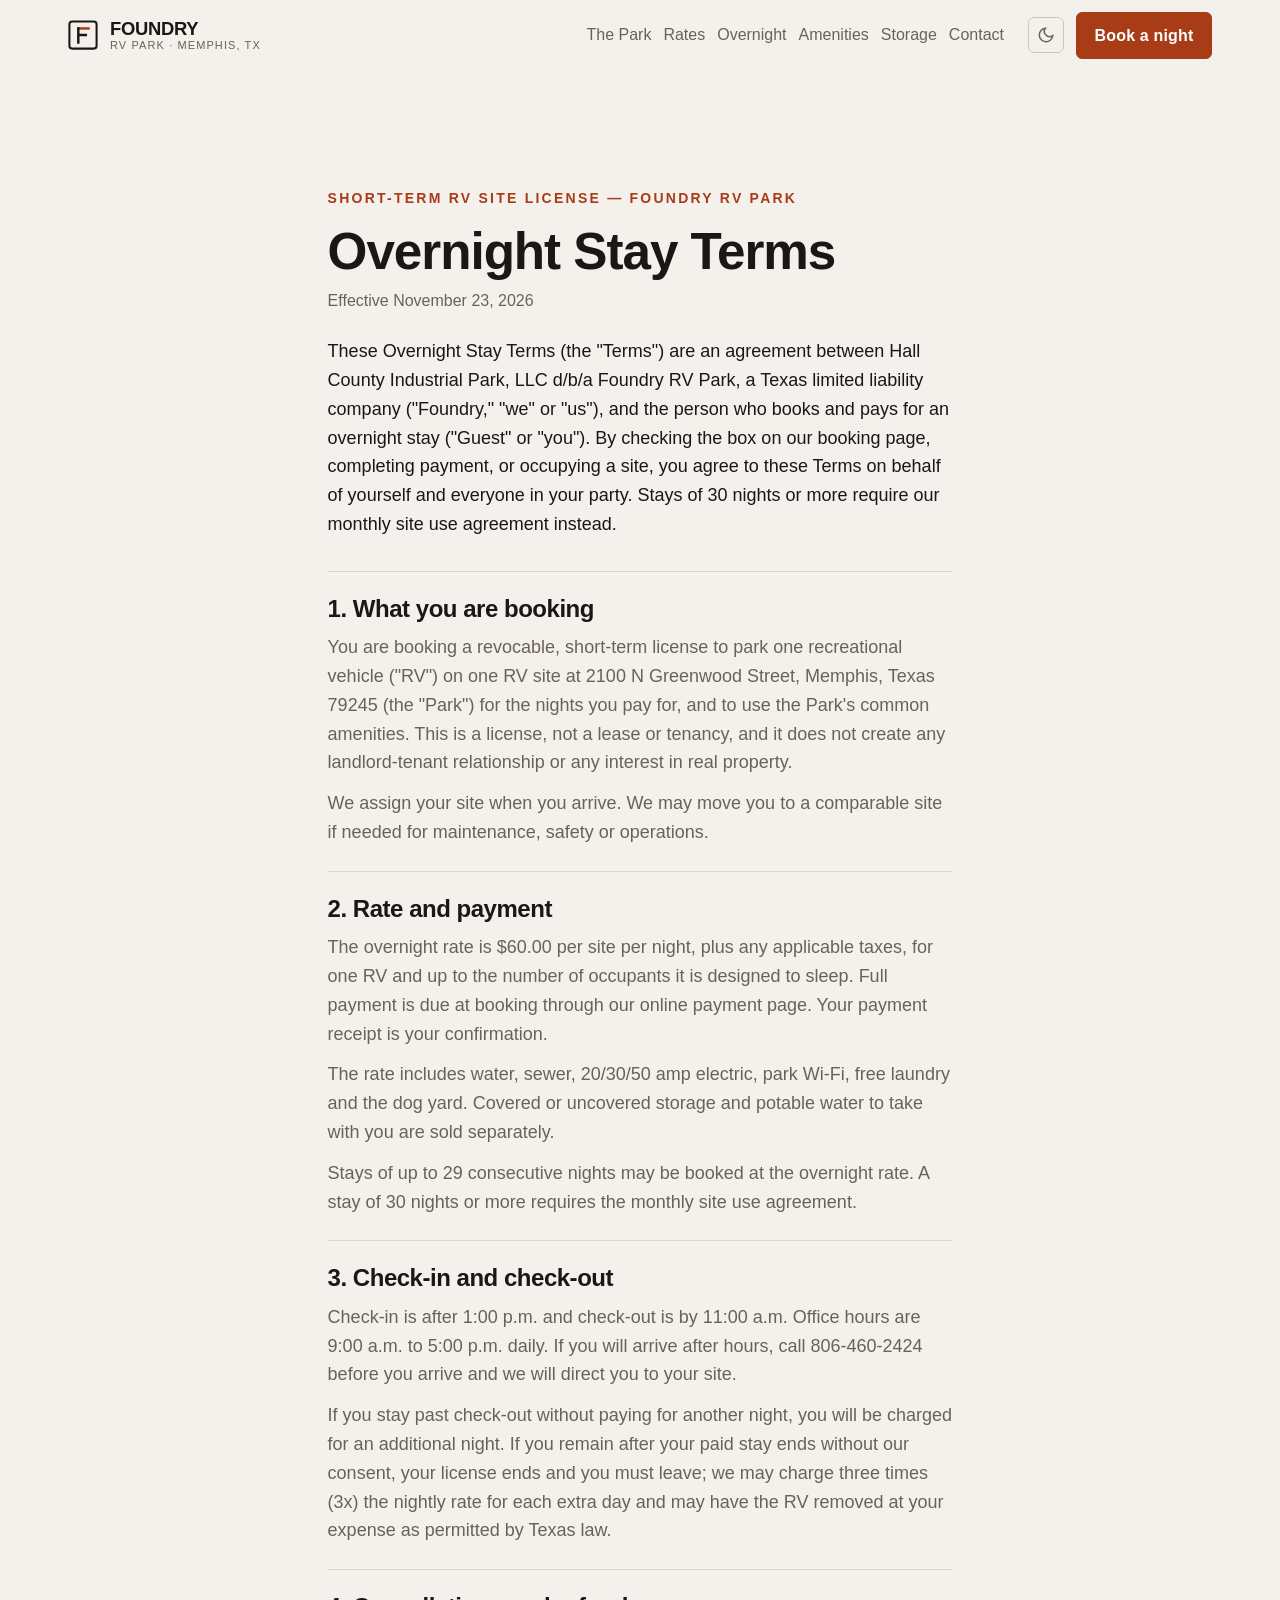
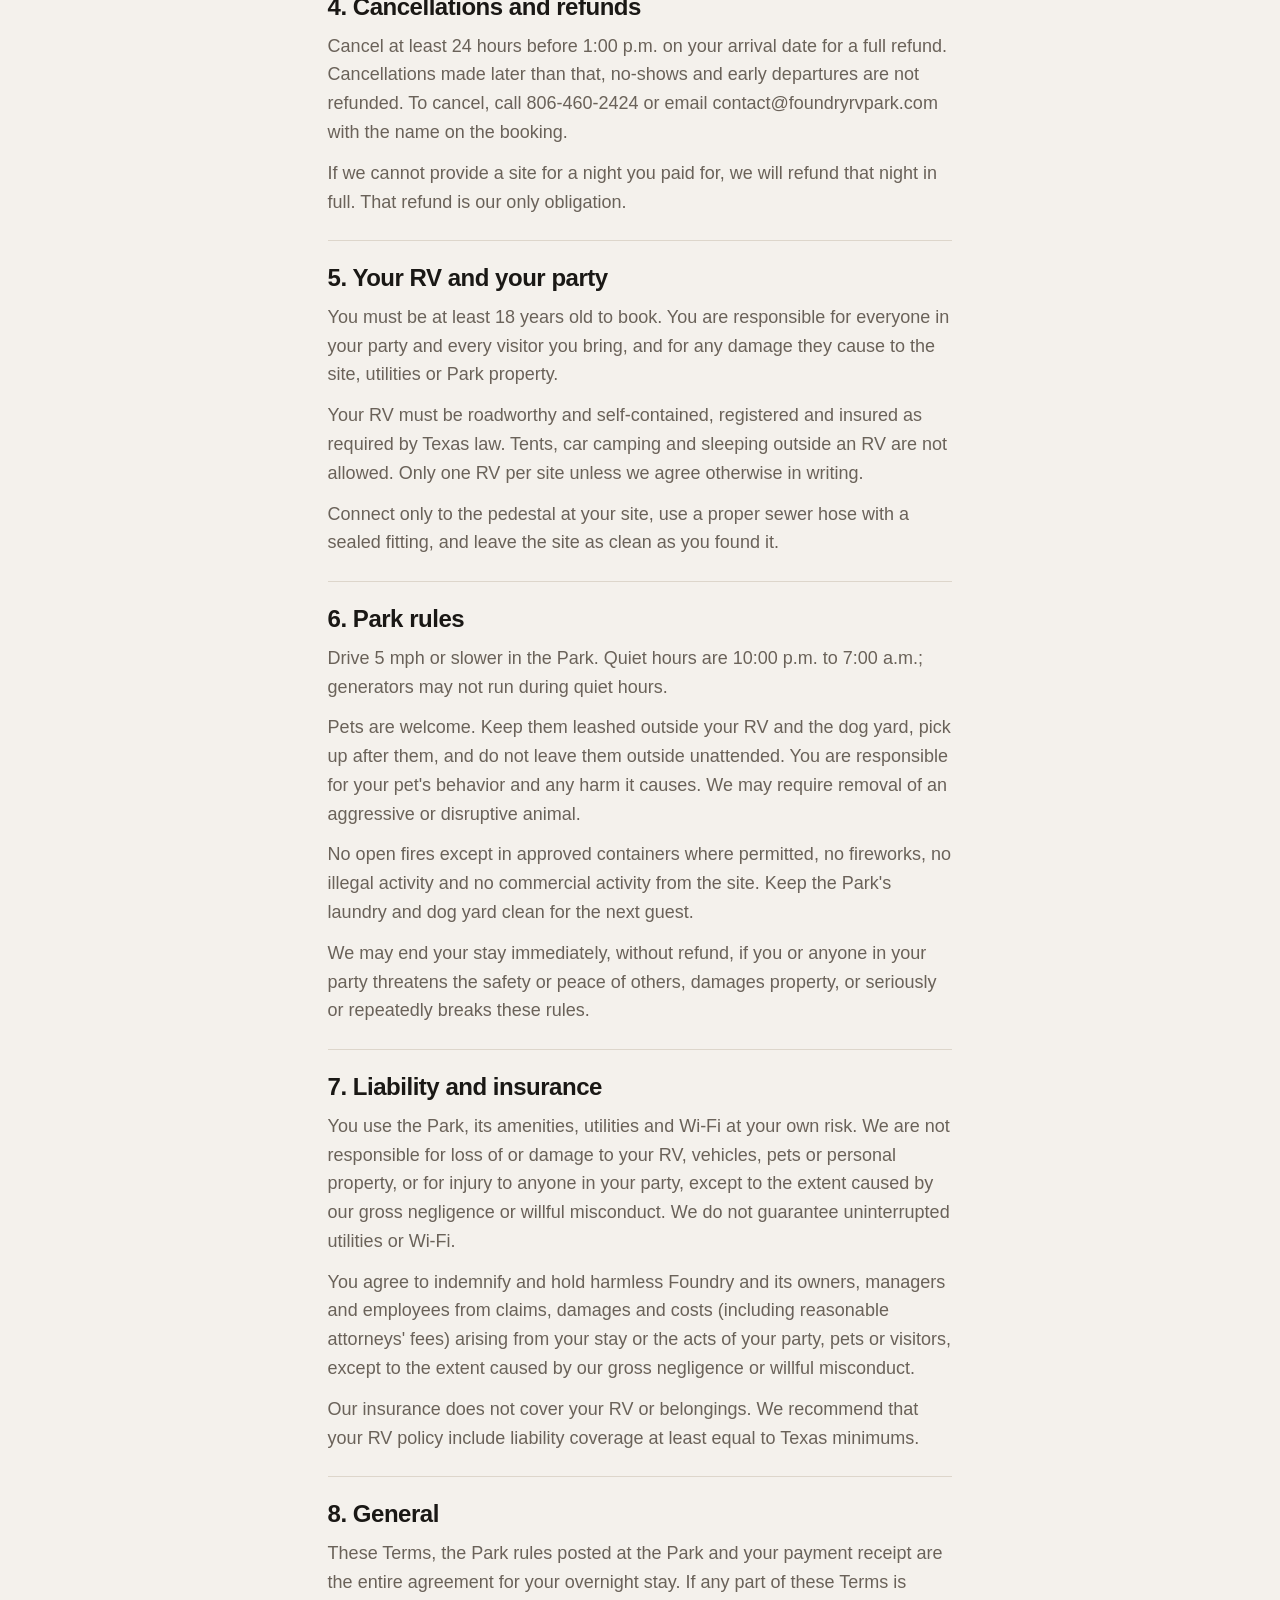
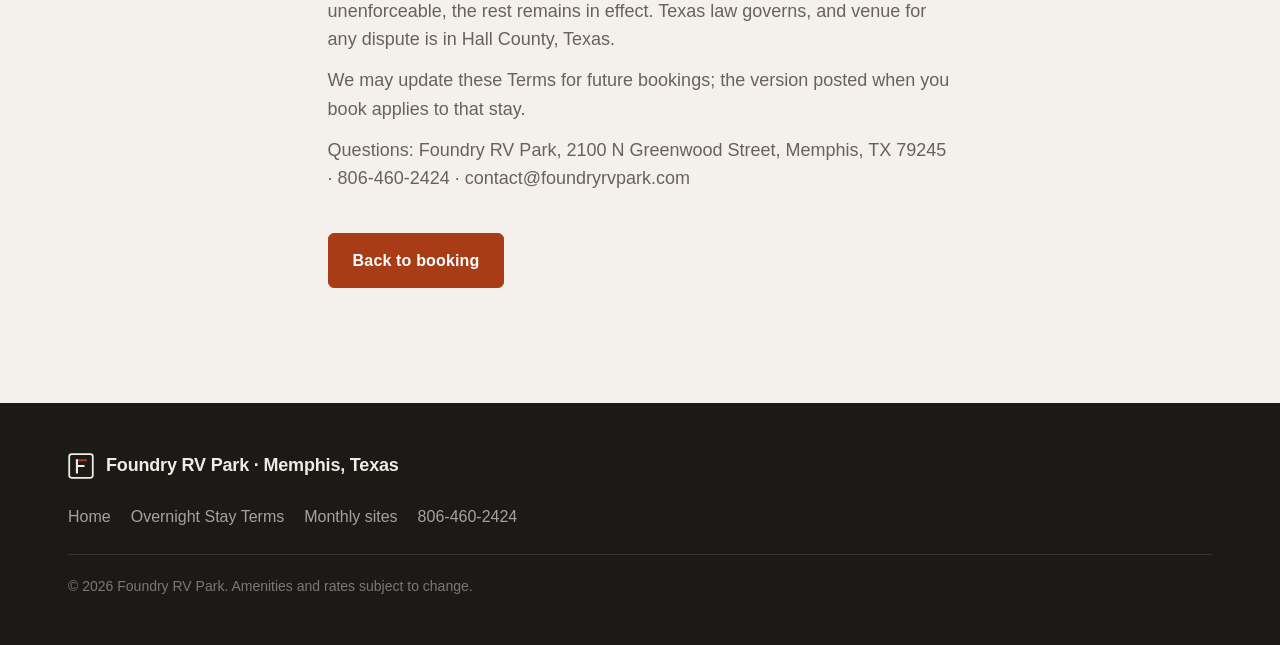
<file: overnight/terms/index.html>
<!DOCTYPE html>
<html lang="en">
<head>
<meta charset="utf-8" />
<meta name="viewport" content="width=device-width, initial-scale=1" />
<title>Overnight Stay Terms &mdash; Foundry RV Park</title>
<meta name="description" content="Terms for overnight RV stays at Foundry RV Park, Memphis, Texas." />

<link rel="canonical" href="https://foundryrvpark.com/overnight/terms/" />
<meta property="og:type" content="website" />
<meta property="og:url" content="https://foundryrvpark.com/overnight/terms/" />
<meta property="og:title" content="Overnight Stay Terms &mdash; Foundry RV Park" />
<meta property="og:description" content="Terms for overnight RV stays at Foundry RV Park, Memphis, Texas." />
<meta property="og:image" content="https://foundryrvpark.com/assets/hero.jpg" />
<meta name="theme-color" content="#14130f" />
<link rel="icon" href="data:image/svg+xml,%3Csvg xmlns='http://www.w3.org/2000/svg' viewBox='0 0 32 32'%3E%3Crect x='1.5' y='1.5' width='29' height='29' rx='3' fill='%2314130f'/%3E%3Cpath d='M11 9h11M11 9v15M11 16h8' stroke='%23e0703f' stroke-width='2.6' stroke-linecap='square' fill='none'/%3E%3C/svg%3E" />
<link href="https://api.fontshare.com/v2/css?f[]=cabinet-grotesk@700,800,900&f[]=satoshi@400,500,700&display=swap" rel="stylesheet" />
<link rel="stylesheet" href="../../style.css" />
</head>
<body>
<a class="skip" href="#main">Skip to content</a>

<header class="header" id="top">
  <div class="header__inner">
    <a class="brand" href="../../" aria-label="Foundry RV Park, home">
      <svg class="brand__mark" width="30" height="30" viewBox="0 0 32 32" fill="none" aria-hidden="true">
        <rect x="1.5" y="1.5" width="29" height="29" rx="3" stroke="currentColor" stroke-width="2.2"/>
        <path d="M11 9h11" stroke="var(--color-primary)" stroke-width="2.6" stroke-linecap="square"/>
        <path d="M11 9v15M11 16h8" stroke="currentColor" stroke-width="2.6" stroke-linecap="square"/>
      </svg>
      <span class="brand__text">
        <span class="brand__name">Foundry</span>
        <span class="brand__sub">RV Park &middot; Memphis, TX</span>
      </span>
    </a>
    <nav class="nav" aria-label="Sections">
      <a href="../../#park">The Park</a>
      <a href="../../#rates">Rates</a>
      <a href="../../overnight/">Overnight</a>
      <a href="../../#amenities">Amenities</a>
      <a href="../../#storage">Storage</a>
      <a href="../../#contact">Contact</a>
    </nav>
    <div class="header__actions">
      
      <button class="icon-btn" data-theme-toggle aria-label="Switch to light mode"></button>
      <a class="btn btn--primary btn--sm" href="../../overnight/#book">Book a night</a>
    </div>
  </div>
</header>

<main id="main">

  <section class="section">
    <div class="wrap terms">
      <p class="eyebrow">Short-term RV site license &mdash; Foundry RV Park</p>
      <h1 class="h-page">Overnight Stay Terms</h1>
      <p class="small muted">Effective November 23, 2026</p>
      <p class="terms__intro">These Overnight Stay Terms (the "Terms") are an agreement between Hall County Industrial Park, LLC d/b/a Foundry RV Park, a Texas limited liability company ("Foundry," "we" or "us"), and the person who books and pays for an overnight stay ("Guest" or "you"). By checking the box on our booking page, completing payment, or occupying a site, you agree to these Terms on behalf of yourself and everyone in your party. Stays of 30 nights or more require our monthly site use agreement instead.</p>
      <section class="terms__sec"><h2>1. What you are booking</h2><p>You are booking a revocable, short-term license to park one recreational vehicle ("RV") on one RV site at 2100 N Greenwood Street, Memphis, Texas 79245 (the "Park") for the nights you pay for, and to use the Park's common amenities. This is a license, not a lease or tenancy, and it does not create any landlord-tenant relationship or any interest in real property.</p><p>We assign your site when you arrive. We may move you to a comparable site if needed for maintenance, safety or operations.</p></section>
<section class="terms__sec"><h2>2. Rate and payment</h2><p>The overnight rate is $60.00 per site per night, plus any applicable taxes, for one RV and up to the number of occupants it is designed to sleep. Full payment is due at booking through our online payment page. Your payment receipt is your confirmation.</p><p>The rate includes water, sewer, 20/30/50 amp electric, park Wi-Fi, free laundry and the dog yard. Covered or uncovered storage and potable water to take with you are sold separately.</p><p>Stays of up to 29 consecutive nights may be booked at the overnight rate. A stay of 30 nights or more requires the monthly site use agreement.</p></section>
<section class="terms__sec"><h2>3. Check-in and check-out</h2><p>Check-in is after 1:00 p.m. and check-out is by 11:00 a.m. Office hours are 9:00 a.m. to 5:00 p.m. daily. If you will arrive after hours, call 806-460-2424 before you arrive and we will direct you to your site.</p><p>If you stay past check-out without paying for another night, you will be charged for an additional night. If you remain after your paid stay ends without our consent, your license ends and you must leave; we may charge three times (3x) the nightly rate for each extra day and may have the RV removed at your expense as permitted by Texas law.</p></section>
<section class="terms__sec"><h2>4. Cancellations and refunds</h2><p>Cancel at least 24 hours before 1:00 p.m. on your arrival date for a full refund. Cancellations made later than that, no-shows and early departures are not refunded. To cancel, call 806-460-2424 or email contact@foundryrvpark.com with the name on the booking.</p><p>If we cannot provide a site for a night you paid for, we will refund that night in full. That refund is our only obligation.</p></section>
<section class="terms__sec"><h2>5. Your RV and your party</h2><p>You must be at least 18 years old to book. You are responsible for everyone in your party and every visitor you bring, and for any damage they cause to the site, utilities or Park property.</p><p>Your RV must be roadworthy and self-contained, registered and insured as required by Texas law. Tents, car camping and sleeping outside an RV are not allowed. Only one RV per site unless we agree otherwise in writing.</p><p>Connect only to the pedestal at your site, use a proper sewer hose with a sealed fitting, and leave the site as clean as you found it.</p></section>
<section class="terms__sec"><h2>6. Park rules</h2><p>Drive 5 mph or slower in the Park. Quiet hours are 10:00 p.m. to 7:00 a.m.; generators may not run during quiet hours.</p><p>Pets are welcome. Keep them leashed outside your RV and the dog yard, pick up after them, and do not leave them outside unattended. You are responsible for your pet's behavior and any harm it causes. We may require removal of an aggressive or disruptive animal.</p><p>No open fires except in approved containers where permitted, no fireworks, no illegal activity and no commercial activity from the site. Keep the Park's laundry and dog yard clean for the next guest.</p><p>We may end your stay immediately, without refund, if you or anyone in your party threatens the safety or peace of others, damages property, or seriously or repeatedly breaks these rules.</p></section>
<section class="terms__sec"><h2>7. Liability and insurance</h2><p>You use the Park, its amenities, utilities and Wi-Fi at your own risk. We are not responsible for loss of or damage to your RV, vehicles, pets or personal property, or for injury to anyone in your party, except to the extent caused by our gross negligence or willful misconduct. We do not guarantee uninterrupted utilities or Wi-Fi.</p><p>You agree to indemnify and hold harmless Foundry and its owners, managers and employees from claims, damages and costs (including reasonable attorneys' fees) arising from your stay or the acts of your party, pets or visitors, except to the extent caused by our gross negligence or willful misconduct.</p><p>Our insurance does not cover your RV or belongings. We recommend that your RV policy include liability coverage at least equal to Texas minimums.</p></section>
<section class="terms__sec"><h2>8. General</h2><p>These Terms, the Park rules posted at the Park and your payment receipt are the entire agreement for your overnight stay. If any part of these Terms is unenforceable, the rest remains in effect. Texas law governs, and venue for any dispute is in Hall County, Texas.</p><p>We may update these Terms for future bookings; the version posted when you book applies to that stay.</p><p>Questions: Foundry RV Park, 2100 N Greenwood Street, Memphis, TX 79245 &middot; 806-460-2424 &middot; contact@foundryrvpark.com</p></section>
      <p style="margin-top:var(--space-10)"><a class="btn btn--primary" href="../#book">Back to booking</a></p>
    </div>
  </section>
</main>

<footer class="footer">
  <div class="wrap footer__inner">
    <div class="footer__brand">
      <svg width="26" height="26" viewBox="0 0 32 32" fill="none" aria-hidden="true">
        <rect x="1.5" y="1.5" width="29" height="29" rx="3" stroke="currentColor" stroke-width="2.2"/>
        <path d="M11 9h11" stroke="var(--color-primary)" stroke-width="2.6" stroke-linecap="square"/>
        <path d="M11 9v15M11 16h8" stroke="currentColor" stroke-width="2.6" stroke-linecap="square"/>
      </svg>
      <span>Foundry RV Park &middot; Memphis, Texas</span>
    </div>
    <nav class="footer__nav" aria-label="Footer">
      <a href="../../">Home</a>
      <a href="../../overnight/terms/">Overnight Stay Terms</a>
      <a href="../../monthly-rv-sites/">Monthly sites</a>
      <a href="tel:+18064602424">806-460-2424</a>
    </nav>
    <p class="footer__legal">&copy; <span id="yr">2026</span> Foundry RV Park. Amenities and rates subject to change.</p>
  </div>
</footer>

<script src="../../script.js" defer></script>
</body>
</html>
</file>
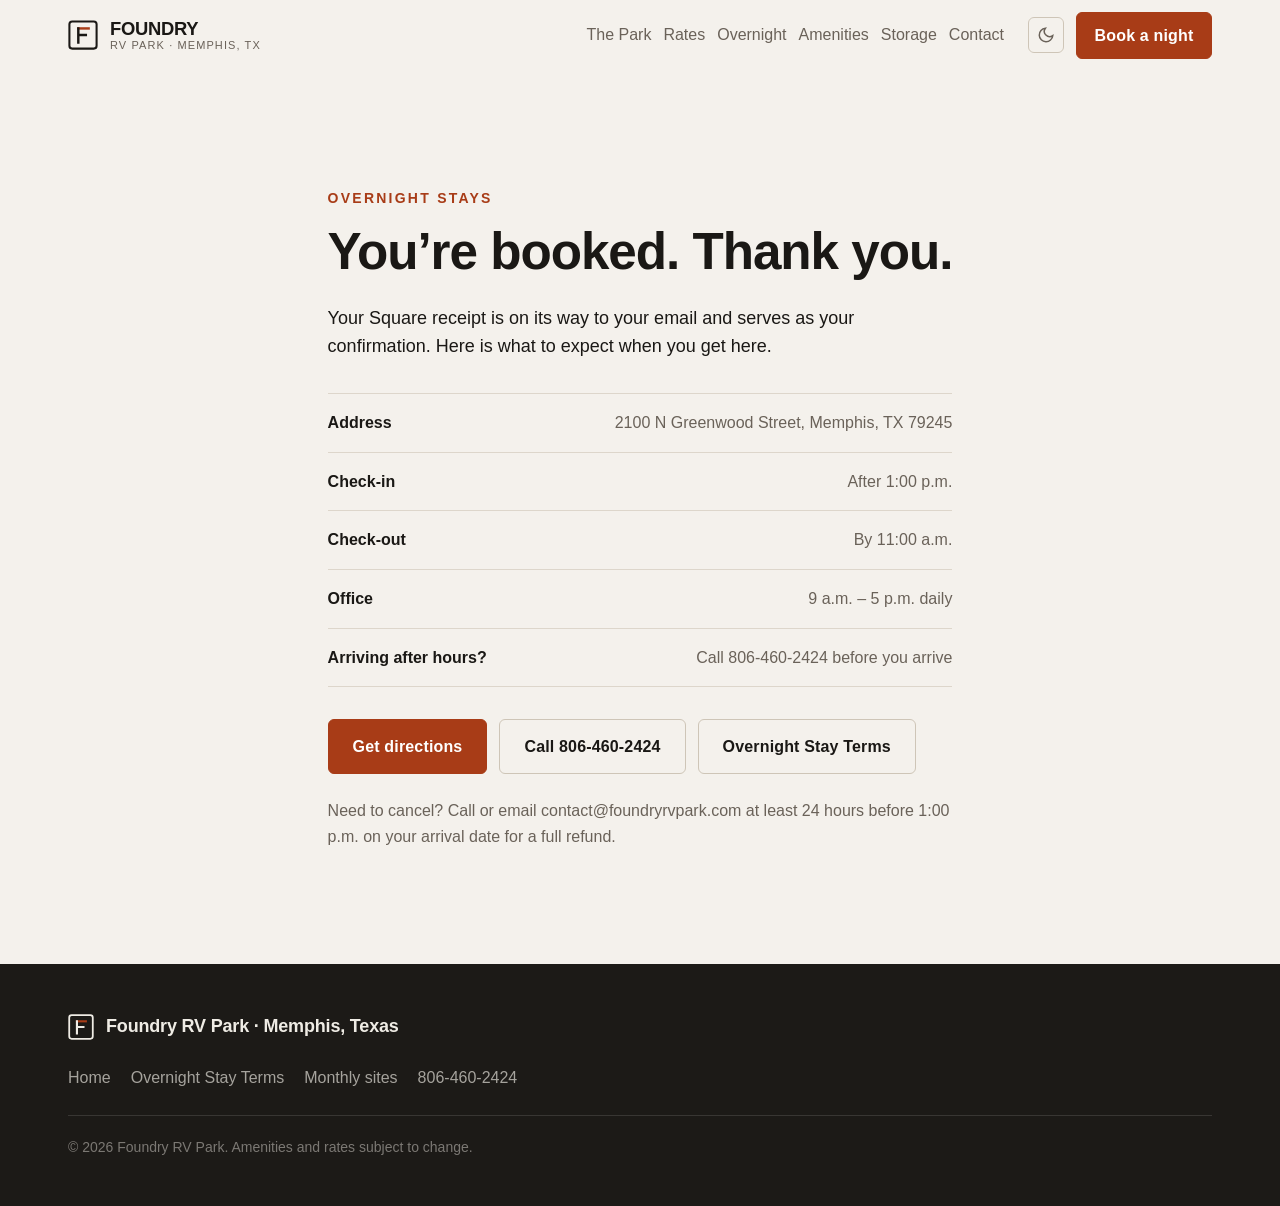
<file: overnight/thanks/index.html>
<!DOCTYPE html>
<html lang="en">
<head>
<meta charset="utf-8" />
<meta name="viewport" content="width=device-width, initial-scale=1" />
<title>You&rsquo;re booked &mdash; Foundry RV Park</title>
<meta name="description" content="Booking confirmation for Foundry RV Park overnight stays." />
<meta name="robots" content="noindex, follow" />
<link rel="canonical" href="https://foundryrvpark.com/overnight/thanks/" />
<meta property="og:type" content="website" />
<meta property="og:url" content="https://foundryrvpark.com/overnight/thanks/" />
<meta property="og:title" content="You&rsquo;re booked &mdash; Foundry RV Park" />
<meta property="og:description" content="Booking confirmation for Foundry RV Park overnight stays." />
<meta property="og:image" content="https://foundryrvpark.com/assets/hero.jpg" />
<meta name="theme-color" content="#14130f" />
<link rel="icon" href="data:image/svg+xml,%3Csvg xmlns='http://www.w3.org/2000/svg' viewBox='0 0 32 32'%3E%3Crect x='1.5' y='1.5' width='29' height='29' rx='3' fill='%2314130f'/%3E%3Cpath d='M11 9h11M11 9v15M11 16h8' stroke='%23e0703f' stroke-width='2.6' stroke-linecap='square' fill='none'/%3E%3C/svg%3E" />
<link href="https://api.fontshare.com/v2/css?f[]=cabinet-grotesk@700,800,900&f[]=satoshi@400,500,700&display=swap" rel="stylesheet" />
<link rel="stylesheet" href="../../style.css" />
</head>
<body>
<a class="skip" href="#main">Skip to content</a>

<header class="header" id="top">
  <div class="header__inner">
    <a class="brand" href="../../" aria-label="Foundry RV Park, home">
      <svg class="brand__mark" width="30" height="30" viewBox="0 0 32 32" fill="none" aria-hidden="true">
        <rect x="1.5" y="1.5" width="29" height="29" rx="3" stroke="currentColor" stroke-width="2.2"/>
        <path d="M11 9h11" stroke="var(--color-primary)" stroke-width="2.6" stroke-linecap="square"/>
        <path d="M11 9v15M11 16h8" stroke="currentColor" stroke-width="2.6" stroke-linecap="square"/>
      </svg>
      <span class="brand__text">
        <span class="brand__name">Foundry</span>
        <span class="brand__sub">RV Park &middot; Memphis, TX</span>
      </span>
    </a>
    <nav class="nav" aria-label="Sections">
      <a href="../../#park">The Park</a>
      <a href="../../#rates">Rates</a>
      <a href="../../overnight/">Overnight</a>
      <a href="../../#amenities">Amenities</a>
      <a href="../../#storage">Storage</a>
      <a href="../../#contact">Contact</a>
    </nav>
    <div class="header__actions">
      
      <button class="icon-btn" data-theme-toggle aria-label="Switch to light mode"></button>
      <a class="btn btn--primary btn--sm" href="../../overnight/#book">Book a night</a>
    </div>
  </div>
</header>

<main id="main">

  <section class="section">
    <div class="wrap terms">
      <p class="eyebrow">Overnight Stays</p>
      <h1 class="h-page">You&rsquo;re booked. Thank you.</h1>
      <p class="terms__intro">Your Square receipt is on its way to your email and serves as your confirmation. Here is what to expect when you get here.</p>
      <dl class="spec">
        <div><dt>Address</dt><dd>2100 N Greenwood Street, Memphis, TX 79245</dd></div>
        <div><dt>Check-in</dt><dd>After 1:00 p.m.</dd></div>
        <div><dt>Check-out</dt><dd>By 11:00 a.m.</dd></div>
        <div><dt>Office</dt><dd>9 a.m. &ndash; 5 p.m. daily</dd></div>
        <div><dt>Arriving after hours?</dt><dd>Call 806-460-2424 before you arrive</dd></div>
      </dl>
      <p style="margin-top:var(--space-8);display:flex;flex-wrap:wrap;gap:var(--space-3)">
        <a class="btn btn--primary" href="https://www.google.com/maps/dir/?api=1&amp;destination=34.738504%2C-100.554043" target="_blank" rel="noopener">Get directions</a>
        <a class="btn btn--outline" href="tel:+18064602424">Call 806-460-2424</a>
        <a class="btn btn--outline" href="../terms/">Overnight Stay Terms</a>
      </p>
      <p class="small muted" style="margin-top:var(--space-6)">Need to cancel? Call or email contact@foundryrvpark.com at least 24 hours before 1:00 p.m. on your arrival date for a full refund.</p>
    </div>
  </section>
</main>

<footer class="footer">
  <div class="wrap footer__inner">
    <div class="footer__brand">
      <svg width="26" height="26" viewBox="0 0 32 32" fill="none" aria-hidden="true">
        <rect x="1.5" y="1.5" width="29" height="29" rx="3" stroke="currentColor" stroke-width="2.2"/>
        <path d="M11 9h11" stroke="var(--color-primary)" stroke-width="2.6" stroke-linecap="square"/>
        <path d="M11 9v15M11 16h8" stroke="currentColor" stroke-width="2.6" stroke-linecap="square"/>
      </svg>
      <span>Foundry RV Park &middot; Memphis, Texas</span>
    </div>
    <nav class="footer__nav" aria-label="Footer">
      <a href="../../">Home</a>
      <a href="../../overnight/terms/">Overnight Stay Terms</a>
      <a href="../../monthly-rv-sites/">Monthly sites</a>
      <a href="tel:+18064602424">806-460-2424</a>
    </nav>
    <p class="footer__legal">&copy; <span id="yr">2026</span> Foundry RV Park. Amenities and rates subject to change.</p>
  </div>
</footer>

<script src="../../script.js" defer></script>
</body>
</html>
</file>
<file: style.css>
/* ============================================================
   Foundry RV Park — iron, concrete, ember
   ============================================================ */

:root {
  /* Type scale */
  --text-xs: clamp(0.75rem, 0.7rem + 0.25vw, 0.875rem);
  --text-sm: clamp(0.875rem, 0.8rem + 0.35vw, 1rem);
  --text-base: clamp(1rem, 0.95rem + 0.25vw, 1.125rem);
  --text-lg: clamp(1.125rem, 1rem + 0.75vw, 1.5rem);
  --text-xl: clamp(1.5rem, 1.2rem + 1.25vw, 2.25rem);
  --text-2xl: clamp(2rem, 1.2rem + 2.5vw, 3.5rem);
  --text-3xl: clamp(2.5rem, 1rem + 4vw, 5rem);

  /* Spacing */
  --space-1: 0.25rem; --space-2: 0.5rem;  --space-3: 0.75rem;
  --space-4: 1rem;    --space-5: 1.25rem; --space-6: 1.5rem;
  --space-8: 2rem;    --space-10: 2.5rem; --space-12: 3rem;
  --space-16: 4rem;   --space-20: 5rem;   --space-24: 6rem;
  --space-32: 8rem;

  --radius-sm: 0.25rem;
  --radius-md: 0.375rem;
  --radius-lg: 0.5rem;
  --radius-full: 9999px;

  --transition-interactive: 180ms cubic-bezier(0.16, 1, 0.3, 1);

  --content-narrow: 640px;
  --content-default: 1000px;
  --content-wide: 1240px;

  --font-display: 'Cabinet Grotesk', 'Helvetica Neue', sans-serif;
  --font-body: 'Satoshi', 'Helvetica Neue', sans-serif;
}

/* LIGHT — warm concrete + ember */
:root, [data-theme='light'] {
  --color-bg: #f4f1ec;
  --color-surface: #fbf9f6;
  --color-surface-2: #ffffff;
  --color-surface-offset: #e9e4dc;
  --color-divider: #ddd6cb;
  --color-border: #cec5b7;

  --color-text: #1a1815;
  --color-text-muted: #6a6259;
  --color-text-faint: #9a9287;
  --color-text-inverse: #f7f4ef;

  --color-primary: #a83c17;
  --color-primary-hover: #862d0f;
  --color-primary-soft: #f0e2d8;

  --color-ink: #1c1a17;
  --color-ink-text: #efece5;

  --shadow-sm: 0 1px 2px rgba(40, 32, 22, 0.07);
  --shadow-md: 0 6px 20px rgba(40, 32, 22, 0.10);
  --shadow-lg: 0 18px 44px rgba(40, 32, 22, 0.16);
}

/* DARK — forge at night */
[data-theme='dark'] {
  --color-bg: #131210;
  --color-surface: #1a1916;
  --color-surface-2: #201e1a;
  --color-surface-offset: #1d1b18;
  --color-divider: #2a2823;
  --color-border: #3a3730;

  --color-text: #e7e2d9;
  --color-text-muted: #9b9488;
  --color-text-faint: #6d675d;
  --color-text-inverse: #17150f;

  --color-primary: #e07a44;
  --color-primary-hover: #f2905b;
  --color-primary-soft: #2e241c;

  --color-ink: #0e0d0b;
  --color-ink-text: #e7e2d9;

  --shadow-sm: 0 1px 2px rgba(0, 0, 0, 0.4);
  --shadow-md: 0 6px 20px rgba(0, 0, 0, 0.5);
  --shadow-lg: 0 18px 44px rgba(0, 0, 0, 0.6);
}

/* ---------------- base ---------------- */
*, *::before, *::after { box-sizing: border-box; margin: 0; padding: 0; }

html {
  -webkit-text-size-adjust: none;
  text-size-adjust: none;
  -webkit-font-smoothing: antialiased;
  -moz-osx-font-smoothing: grayscale;
  text-rendering: optimizeLegibility;
  scroll-behavior: smooth;
  scroll-padding-top: 5.5rem;
}

body {
  min-height: 100dvh;
  line-height: 1.6;
  font-family: var(--font-body);
  font-size: var(--text-base);
  color: var(--color-text);
  background-color: var(--color-bg);
  overflow-x: hidden;
}

img, svg, picture, video { display: block; max-width: 100%; height: auto; }
ul[role='list'] { list-style: none; }
button { cursor: pointer; background: none; border: none; font: inherit; color: inherit; }

h1, h2, h3 { text-wrap: balance; line-height: 1.06; font-family: var(--font-display); font-weight: 800; letter-spacing: -0.02em; }
p, li, dd, figcaption, address { text-wrap: pretty; }

a { color: inherit; }
a, button, [role='button'] {
  transition: color var(--transition-interactive), background var(--transition-interactive),
    border-color var(--transition-interactive), box-shadow var(--transition-interactive),
    transform var(--transition-interactive);
}

:focus-visible { outline: 2px solid var(--color-primary); outline-offset: 3px; border-radius: var(--radius-sm); }
::selection { background: var(--color-primary); color: #fff; }

@media (prefers-reduced-motion: reduce) {
  *, *::before, *::after {
    animation-duration: 0.01ms !important;
    transition-duration: 0.01ms !important;
    scroll-behavior: auto !important;
  }
}

.skip {
  position: absolute; left: -9999px; top: 0; z-index: 100;
  background: var(--color-primary); color: #fff;
  padding: var(--space-3) var(--space-4); font-size: var(--text-sm);
}
.skip:focus { left: var(--space-4); top: var(--space-4); }

.wrap { width: 100%; max-width: var(--content-wide); margin-inline: auto; padding-inline: clamp(var(--space-5), 5vw, var(--space-12)); }

/* ---------------- shared type ---------------- */
.eyebrow {
  font-family: var(--font-body);
  font-size: var(--text-xs);
  font-weight: 700;
  letter-spacing: 0.16em;
  text-transform: uppercase;
  color: var(--color-primary);
  margin-bottom: var(--space-4);
}
.eyebrow--light { color: var(--color-primary); }

h2 { font-size: var(--text-xl); }
h3 { font-size: var(--text-lg); font-weight: 700; letter-spacing: -0.01em; }
.h-sub { font-size: var(--text-lg); margin-bottom: var(--space-5); }
.muted { color: var(--color-text-muted); }
.small { font-size: var(--text-sm); }

.section { padding-block: clamp(var(--space-16), 9vw, var(--space-32)); }
.section--offset { background: var(--color-surface-offset); border-block: 1px solid var(--color-divider); }

.section-head { max-width: 62ch; margin-bottom: clamp(var(--space-10), 5vw, var(--space-16)); }
.section-head__lede { margin-top: var(--space-5); color: var(--color-text-muted); max-width: 60ch; }

.col-text > p { max-width: 56ch; color: var(--color-text-muted); }
.col-text > p + p { margin-top: var(--space-5); }
.col-text h2 { margin-bottom: var(--space-6); color: var(--color-text); }

/* ---------------- buttons ---------------- */
.btn {
  display: inline-flex; align-items: center; justify-content: center; gap: var(--space-2);
  font-size: var(--text-sm); font-weight: 700; letter-spacing: 0.01em;
  padding: 0.85em 1.5em; border-radius: var(--radius-md);
  text-decoration: none; border: 1.5px solid transparent; white-space: nowrap;
}
.btn--sm { padding: 0.6em 1.1em; }
.btn--primary { background: var(--color-primary); color: #fff; border-color: var(--color-primary); }
.btn--primary:hover { background: var(--color-primary-hover); border-color: var(--color-primary-hover); }
[data-theme='dark'] .btn--primary { color: #17150f; }
.btn--outline { border-color: var(--color-border); color: var(--color-text); background: transparent; }
.btn--outline:hover { border-color: var(--color-primary); color: var(--color-primary); }
.btn--ghost {
  border-color: rgba(255, 255, 255, 0.45); color: #fff;
  background: rgba(20, 18, 15, 0.28); backdrop-filter: blur(8px);
}
.btn--ghost:hover { background: rgba(20, 18, 15, 0.55); border-color: #fff; }

.link-strong { color: var(--color-primary); font-weight: 700; text-decoration: none; border-bottom: 1.5px solid currentColor; }
.link-strong:hover { color: var(--color-primary-hover); }
.small a { color: var(--color-text-muted); text-decoration: underline; text-decoration-color: var(--color-border); text-underline-offset: 2px; }
.small a:hover { color: var(--color-primary); }

/* ---------------- header ---------------- */
.header {
  position: sticky; top: 0; z-index: 50;
  background: color-mix(in oklab, var(--color-bg) 88%, transparent);
  backdrop-filter: blur(14px) saturate(1.2);
  border-bottom: 1px solid transparent;
  transition: border-color var(--transition-interactive), background var(--transition-interactive);
}
.header--scrolled { border-bottom-color: var(--color-divider); }
.header__inner {
  max-width: var(--content-wide); margin-inline: auto;
  padding: var(--space-3) clamp(var(--space-5), 5vw, var(--space-12));
  display: flex; align-items: center; gap: var(--space-6);
}

.brand { display: flex; align-items: center; gap: var(--space-3); text-decoration: none; margin-right: auto; }
.brand__mark { flex: none; color: var(--color-text); }
.brand__text { display: flex; flex-direction: column; line-height: 1.1; }
.brand__name { font-family: var(--font-display); font-weight: 900; font-size: 1.15rem; letter-spacing: -0.015em; text-transform: uppercase; }
.brand__sub { font-size: 0.6875rem; letter-spacing: 0.1em; text-transform: uppercase; color: var(--color-text-muted); font-weight: 500; white-space: nowrap; }

.nav { display: flex; gap: var(--space-5); }
@media (min-width: 1201px) and (max-width: 1300px) { .nav { gap: var(--space-3); } }
.nav a {
  white-space: nowrap;
  font-size: var(--text-sm); font-weight: 500; text-decoration: none;
  color: var(--color-text-muted); padding-block: var(--space-2);
  border-bottom: 2px solid transparent;
}
.nav a:hover { color: var(--color-text); border-bottom-color: var(--color-primary); }
.nav__doc {
  color: var(--color-primary) !important; font-weight: 700 !important;
  border-bottom-color: color-mix(in srgb, var(--color-primary) 35%, transparent) !important;
}
.nav__doc:hover { border-bottom-color: var(--color-primary) !important; }

.header__actions { display: flex; align-items: center; gap: var(--space-3); }
.icon-btn {
  display: grid; place-items: center; width: 2.25rem; height: 2.25rem;
  border-radius: var(--radius-md); color: var(--color-text-muted);
  border: 1.5px solid var(--color-border);
}
.icon-btn:hover { color: var(--color-text); border-color: var(--color-text-muted); }

.lang {
  display: grid; place-items: center; min-width: 2.25rem; height: 2.25rem;
  padding: 0 0.5rem; border-radius: var(--radius-md);
  border: 1.5px solid var(--color-border);
  font-family: var(--font-display); font-weight: 700;
  font-size: var(--text-xs); letter-spacing: 0.06em;
  color: var(--color-text-muted); text-decoration: none;
}
.lang:hover { color: var(--color-text); border-color: var(--color-text-muted); }

@media (max-width: 1200px) {
  .header__inner { flex-wrap: wrap; row-gap: 0; }
  .nav {
    order: 3; width: 100%; gap: var(--space-5);
    overflow-x: auto; scrollbar-width: none;
    border-top: 1px solid var(--color-divider);
    padding: var(--space-1) var(--space-4) var(--space-2) 0; margin-top: var(--space-2);
  }
  .nav::-webkit-scrollbar { display: none; }
  .nav a { white-space: nowrap; }
  .nav__doc { order: -1; }
}
@media (max-width: 520px) {
  .brand__sub { display: none; }
  .brand__name { font-size: 1.05rem; }
  .header__inner { gap: var(--space-3); }
}

/* ---------------- hero ---------------- */
.hero { position: relative; isolation: isolate; }
.hero__img {
  position: absolute; inset: 0; width: 100%; height: 100%;
  object-fit: cover; object-position: 50% 55%; z-index: -2;
}
.hero__scrim {
  position: absolute; inset: 0; z-index: -1;
  background:
    linear-gradient(to bottom, rgba(16, 13, 10, 0.78) 0%, rgba(16, 13, 10, 0.42) 45%, rgba(16, 13, 10, 0.86) 100%),
    linear-gradient(to right, rgba(16, 13, 10, 0.6) 0%, rgba(16, 13, 10, 0.05) 70%);
}
.hero__content {
  max-width: var(--content-wide); margin-inline: auto;
  padding: clamp(var(--space-16), 12vh, var(--space-32)) clamp(var(--space-5), 5vw, var(--space-12)) clamp(var(--space-12), 8vh, var(--space-24));
  color: #fff;
}
.hero h1 {
  font-size: var(--text-3xl); font-weight: 900; letter-spacing: -0.03em;
  margin-bottom: var(--space-6); text-shadow: 0 2px 24px rgba(0, 0, 0, 0.35);
  max-width: 20ch;
}
.hero__lede {
  font-size: var(--text-lg); max-width: 54ch; color: rgba(255, 255, 255, 0.9);
  line-height: 1.5; text-shadow: 0 1px 12px rgba(0, 0, 0, 0.4);
}
.hero__cta { display: flex; flex-wrap: wrap; gap: var(--space-3); margin-top: var(--space-8); }
.hero__hint {
  margin-top: var(--space-4); max-width: 48ch;
  font-size: var(--text-sm); color: rgba(255, 255, 255, 0.78);
  text-shadow: 0 1px 10px rgba(0, 0, 0, 0.45);
}
.hero__hint-note { display: block; margin-top: 0.4em; color: rgba(255, 255, 255, 0.62); }
.contact-cta { margin: 0 0 var(--space-8); display: flex; flex-wrap: wrap; gap: var(--space-3); }

.badge {
  display: inline-flex; align-items: center; gap: var(--space-2);
  font-size: var(--text-xs); font-weight: 700; letter-spacing: 0.14em; text-transform: uppercase;
  color: #fff; background: rgba(20, 18, 15, 0.5);
  border: 1px solid rgba(255, 255, 255, 0.28); backdrop-filter: blur(8px);
  padding: 0.5em 0.9em; border-radius: var(--radius-full); margin-bottom: var(--space-6);
}
.badge__dot {
  width: 7px; height: 7px; border-radius: 50%; background: #f08a5c; flex: none;
  box-shadow: 0 0 0 0 rgba(240, 138, 92, 0.7); animation: pulse 2.4s ease-out infinite;
}
@keyframes pulse {
  70% { box-shadow: 0 0 0 8px rgba(240, 138, 92, 0); }
  100% { box-shadow: 0 0 0 0 rgba(240, 138, 92, 0); }
}

.facts {
  position: relative;
  max-width: var(--content-wide); margin-inline: auto;
  padding-inline: clamp(var(--space-5), 5vw, var(--space-12));
  display: grid; grid-template-columns: repeat(4, 1fr);
  border-top: 1px solid rgba(255, 255, 255, 0.18);
}
.facts li {
  padding: var(--space-6) var(--space-5) var(--space-8) 0;
  color: rgba(255, 255, 255, 0.72);
}
.facts li + li { padding-left: var(--space-5); border-left: 1px solid rgba(255, 255, 255, 0.18); }
.facts strong {
  display: block; font-family: var(--font-display); font-weight: 800;
  font-size: var(--text-lg); color: #fff; letter-spacing: -0.01em; line-height: 1.1;
  margin-bottom: var(--space-1);
}
.facts span { font-size: var(--text-xs); letter-spacing: 0.06em; text-transform: uppercase; }

@media (max-width: 760px) {
  .facts { grid-template-columns: repeat(2, 1fr); }
  .facts li { padding-block: var(--space-5); }
  .facts li + li { border-left: none; padding-left: 0; }
  .facts li:nth-child(even) { padding-left: var(--space-5); border-left: 1px solid rgba(255, 255, 255, 0.18); }
  .hero h1 { max-width: none; }
  .hero__lede { font-size: var(--text-base); }
  .hero__cta .btn { width: 100%; }
}

/* ---------------- layout grids ---------------- */
.grid-2 {
  display: grid; grid-template-columns: 1.05fr 0.95fr;
  gap: clamp(var(--space-10), 6vw, var(--space-20)); align-items: start;
}
.grid-2--tight { gap: clamp(var(--space-10), 5vw, var(--space-16)); align-items: start; }
.plan-block { margin-top: clamp(var(--space-16), 8vw, var(--space-24)); }
@media (max-width: 900px) { .grid-2 { grid-template-columns: 1fr; } }

.col-media img { width: 100%; border-radius: var(--radius-lg); box-shadow: var(--shadow-md); }
.col-media figcaption {
  margin-top: var(--space-4); font-size: var(--text-sm); color: var(--color-text-muted);
  padding-left: var(--space-4); border-left: 2px solid var(--color-primary);
}
.col-media--plan img { background: #fff; padding: var(--space-4); border: 1px solid var(--color-border); }
.detail-img { margin-top: var(--space-8); }
.detail-img img {
  width: 100%; max-width: 320px; border-radius: var(--radius-lg);
  box-shadow: var(--shadow-md); border: 1px solid var(--color-border);
}

.checks { list-style: none; margin-top: var(--space-8); display: grid; gap: var(--space-4); }
.checks li {
  position: relative; padding-left: var(--space-8); font-size: var(--text-sm);
  color: var(--color-text); max-width: 52ch;
}
.checks li::before {
  content: ''; position: absolute; left: 0; top: 0.45em;
  width: 14px; height: 8px; border-left: 2.5px solid var(--color-primary);
  border-bottom: 2.5px solid var(--color-primary); transform: rotate(-45deg);
}

/* ---------------- cards ---------------- */
.cards { display: grid; grid-template-columns: repeat(auto-fit, minmax(260px, 1fr)); gap: var(--space-5); }
.card {
  background: var(--color-surface); border: 1px solid var(--color-border);
  border-radius: var(--radius-lg); padding: var(--space-8) var(--space-6) var(--space-6);
}
.card h3 {
  font-family: var(--font-body); font-size: var(--text-xs); font-weight: 700;
  letter-spacing: 0.14em; text-transform: uppercase; color: var(--color-text-muted);
}
.card__big {
  font-family: var(--font-display); font-weight: 900; font-size: var(--text-xl);
  letter-spacing: -0.025em; color: var(--color-text);
  margin: var(--space-3) 0 var(--space-4); line-height: 1;
}
.card__big span {
  font-family: var(--font-body); font-size: var(--text-sm); font-weight: 500;
  letter-spacing: 0.06em; text-transform: uppercase; color: var(--color-text-muted);
  margin-left: 0.35em; vertical-align: baseline;
}
.card > p:last-child { font-size: var(--text-sm); color: var(--color-text-muted); }

.spec { display: grid; gap: 0; border-top: 1px solid var(--color-divider); }
.spec > div {
  display: flex; justify-content: space-between; gap: var(--space-5);
  padding: var(--space-4) 0; border-bottom: 1px solid var(--color-divider);
}
.spec dt { font-size: var(--text-sm); font-weight: 700; color: var(--color-text); }
.spec dd { font-size: var(--text-sm); color: var(--color-text-muted); text-align: right; }
.spec--distances { margin-top: var(--space-8); }

/* ---------------- amenities ---------------- */
.amenities { display: grid; grid-template-columns: repeat(auto-fit, minmax(280px, 1fr)); gap: clamp(var(--space-8), 4vw, var(--space-12)) var(--space-10); }
.amenities li { border-top: 2px solid var(--color-text); padding-top: var(--space-5); }
.amenities svg { width: 26px; height: 26px; color: var(--color-primary); margin-bottom: var(--space-4); stroke-linecap: round; stroke-linejoin: round; }
.amenities h3 { font-size: var(--text-base); font-weight: 700; font-family: var(--font-body); letter-spacing: 0; margin-bottom: var(--space-3); }
.amenities p { font-size: var(--text-sm); color: var(--color-text-muted); max-width: 40ch; }

/* ---------------- band ---------------- */
.band { background: var(--color-ink); color: var(--color-ink-text); padding-block: clamp(var(--space-16), 8vw, var(--space-24)); }
.band__inner { display: grid; grid-template-columns: 1.5fr auto; gap: clamp(var(--space-8), 5vw, var(--space-16)); align-items: center; }
.band h2 { color: var(--color-ink-text); margin-bottom: var(--space-5); max-width: 24ch; }
.band p { color: color-mix(in oklab, var(--color-ink-text) 70%, transparent); max-width: 58ch; }
.band__cta { display: flex; flex-direction: column; gap: var(--space-3); }
.band .btn--outline { border-color: rgba(255, 255, 255, 0.3); color: var(--color-ink-text); }
.band .btn--outline:hover { border-color: var(--color-primary); color: var(--color-primary); }
@media (max-width: 860px) { .band__inner { grid-template-columns: 1fr; } .band__cta { flex-direction: row; flex-wrap: wrap; } }

/* ---------------- nearby ---------------- */
.nearby { background: var(--color-surface); border: 1px solid var(--color-border); border-radius: var(--radius-lg); padding: clamp(var(--space-6), 3vw, var(--space-10)); }
.nearby ul { list-style: none; display: grid; gap: var(--space-5); }
.nearby li { font-size: var(--text-sm); color: var(--color-text-muted); padding-bottom: var(--space-5); border-bottom: 1px solid var(--color-divider); }
.nearby li:last-child { padding-bottom: 0; border-bottom: none; }
.nearby strong { color: var(--color-text); }
.nearby a { color: var(--color-text-muted); text-decoration: underline; text-decoration-color: var(--color-border); text-underline-offset: 2px; }
.nearby a:hover { color: var(--color-primary); }

/* ---------------- contact ---------------- */
.contact-grid { display: grid; grid-template-columns: repeat(auto-fit, minmax(250px, 1fr)); gap: var(--space-5); }
.ccard {
  display: block; text-decoration: none;
  background: var(--color-surface); border: 1px solid var(--color-border);
  border-radius: var(--radius-lg); padding: var(--space-8) var(--space-6);
}
.ccard:hover { border-color: var(--color-primary); transform: translateY(-2px); box-shadow: var(--shadow-md); }
.ccard--primary { background: var(--color-primary-soft); border-color: var(--color-primary); }
.ccard__label { font-size: var(--text-xs); font-weight: 700; letter-spacing: 0.14em; text-transform: uppercase; color: var(--color-primary); margin-bottom: var(--space-4); }
.ccard__num { font-family: var(--font-display); font-weight: 800; font-size: var(--text-lg); letter-spacing: -0.015em; color: var(--color-text); }
.ccard__note { font-size: var(--text-sm); color: var(--color-text-muted); margin-top: var(--space-2); }

.contact-foot {
  margin-top: clamp(var(--space-10), 5vw, var(--space-16));
  padding-top: clamp(var(--space-8), 4vw, var(--space-12));
  border-top: 1px solid var(--color-divider);
  display: grid; grid-template-columns: auto 1fr; gap: clamp(var(--space-8), 5vw, var(--space-16));
  align-items: start;
}
.contact-foot address { font-style: normal; color: var(--color-text-muted); font-size: var(--text-sm); margin-bottom: var(--space-4); }
.notice {
  font-size: var(--text-sm); color: var(--color-text-muted);
  background: var(--color-surface); border: 1px solid var(--color-border);
  border-left: 3px solid var(--color-primary);
  border-radius: var(--radius-md); padding: var(--space-5) var(--space-6);
  max-width: 60ch;
}
.notice strong { color: var(--color-text); }
.fineprint {
  margin-top: clamp(var(--space-6), 3vw, var(--space-8));
  font-size: var(--text-xs); line-height: 1.7;
  color: var(--color-text-muted); max-width: 78ch;
}

@media (max-width: 780px) { .contact-foot { grid-template-columns: 1fr; } }

/* ---------------- footer ---------------- */
.footer { background: var(--color-ink); color: var(--color-ink-text); padding-block: var(--space-12); }
.footer__inner { display: grid; gap: var(--space-6); }
.footer__brand { display: flex; align-items: center; gap: var(--space-3); font-family: var(--font-display); font-weight: 800; letter-spacing: -0.01em; }
.footer__nav { display: flex; flex-wrap: wrap; gap: var(--space-5); }
.footer__nav a { font-size: var(--text-sm); text-decoration: none; color: color-mix(in oklab, var(--color-ink-text) 65%, transparent); }
.footer__nav a:hover { color: var(--color-primary); }
.footer__legal { font-size: var(--text-xs); color: color-mix(in oklab, var(--color-ink-text) 45%, transparent); padding-top: var(--space-5); border-top: 1px solid rgba(255, 255, 255, 0.12); }

/* ---------------- reveal ---------------- */
.reveal { opacity: 0; transform: translateY(18px); transition: opacity 0.7s cubic-bezier(0.16, 1, 0.3, 1), transform 0.7s cubic-bezier(0.16, 1, 0.3, 1); }
.reveal.is-in { opacity: 1; transform: none; }
@media (prefers-reduced-motion: reduce) { .reveal { opacity: 1; transform: none; } }

/* ── Announcement bar ─────────────────────────────────────── */
.announce {
  background: var(--color-ink);
  color: var(--color-ink-text);
  display: flex; flex-wrap: wrap; align-items: center;
  justify-content: center; gap: var(--space-2) var(--space-5);
  padding: var(--space-3) clamp(var(--space-4), 4vw, var(--space-12));
  text-align: center;
}
.announce p {
  margin: 0; font-size: var(--text-sm); line-height: 1.45;
  color: var(--color-ink-text);
}
.announce strong { color: #fff; font-weight: 700; }
.announce a {
  flex: none;
  font-size: var(--text-xs); font-weight: 700;
  letter-spacing: 0.06em; text-transform: uppercase;
  color: #fff; text-decoration: none;
  padding: var(--space-2) var(--space-4);
  border: 1px solid color-mix(in oklab, #fff 45%, transparent);
  border-radius: var(--radius-full);
  transition: background var(--transition-interactive), border-color var(--transition-interactive);
}
.announce a:hover, .announce a:focus-visible {
  background: var(--color-primary);
  border-color: var(--color-primary);
}
@media (max-width: 560px) {
  .announce { flex-direction: column; gap: var(--space-3); }
}

/* Long button labels (notably Spanish) must never push the page wide */
@media (max-width: 620px) {
  .btn { white-space: normal; text-align: center; max-width: 100%; }
}

/* ── Overnight booking ─────────────────────────────────────── */
.h-page { font-size: var(--text-2xl); font-weight: 900; letter-spacing: -0.02em; margin-bottom: var(--space-2); max-width: 22ch; }
.overnight { align-items: start; }
.bookbox {
  position: sticky; top: 6rem;
  background: var(--color-surface-2); border: 1px solid var(--color-border);
  border-radius: var(--radius-lg); box-shadow: var(--shadow-md);
  padding: clamp(var(--space-6), 3vw, var(--space-10));
  display: grid; gap: var(--space-5);
}
.bookbox .h-sub { margin: 0; }
.field { display: grid; gap: var(--space-2); }
.field__label { font-size: var(--text-sm); font-weight: 700; }
.field__input {
  font: inherit; font-size: var(--text-base); color: var(--color-text);
  background: var(--color-surface); border: 1px solid var(--color-border);
  border-radius: var(--radius-md); padding: 0.8em 0.9em; width: 100%;
}
.field__input:focus-visible { outline: 2px solid var(--color-primary); outline-offset: 2px; }
.bookbox__total { font-size: var(--text-sm); color: var(--color-text-muted); }
.bookbox__total strong { font-family: var(--font-display); font-size: var(--text-xl); color: var(--color-text); margin-left: 0.2em; }
.agree { display: flex; gap: var(--space-3); align-items: flex-start; font-size: var(--text-sm); line-height: 1.5; cursor: pointer; }
.agree input { width: 1.25rem; height: 1.25rem; margin-top: 0.1em; flex: none; accent-color: var(--color-primary); }
.bookbox__pay { width: 100%; justify-content: center; }
.bookbox__pay:disabled { opacity: 0.45; cursor: not-allowed; }
.bookbox__note a { color: var(--color-text-muted); text-decoration: underline; }
@media (max-width: 900px) { .bookbox { position: static; } }

.terms { max-width: 72ch; }
.terms__intro { margin: var(--space-6) 0 var(--space-8); }
.terms__sec { border-top: 1px solid var(--color-divider); padding-top: var(--space-6); margin-top: var(--space-6); }
.terms__sec h2 { font-size: var(--text-lg); margin-bottom: var(--space-3); }
.terms__sec p { color: var(--color-text-muted); margin-bottom: var(--space-3); }
</file>
